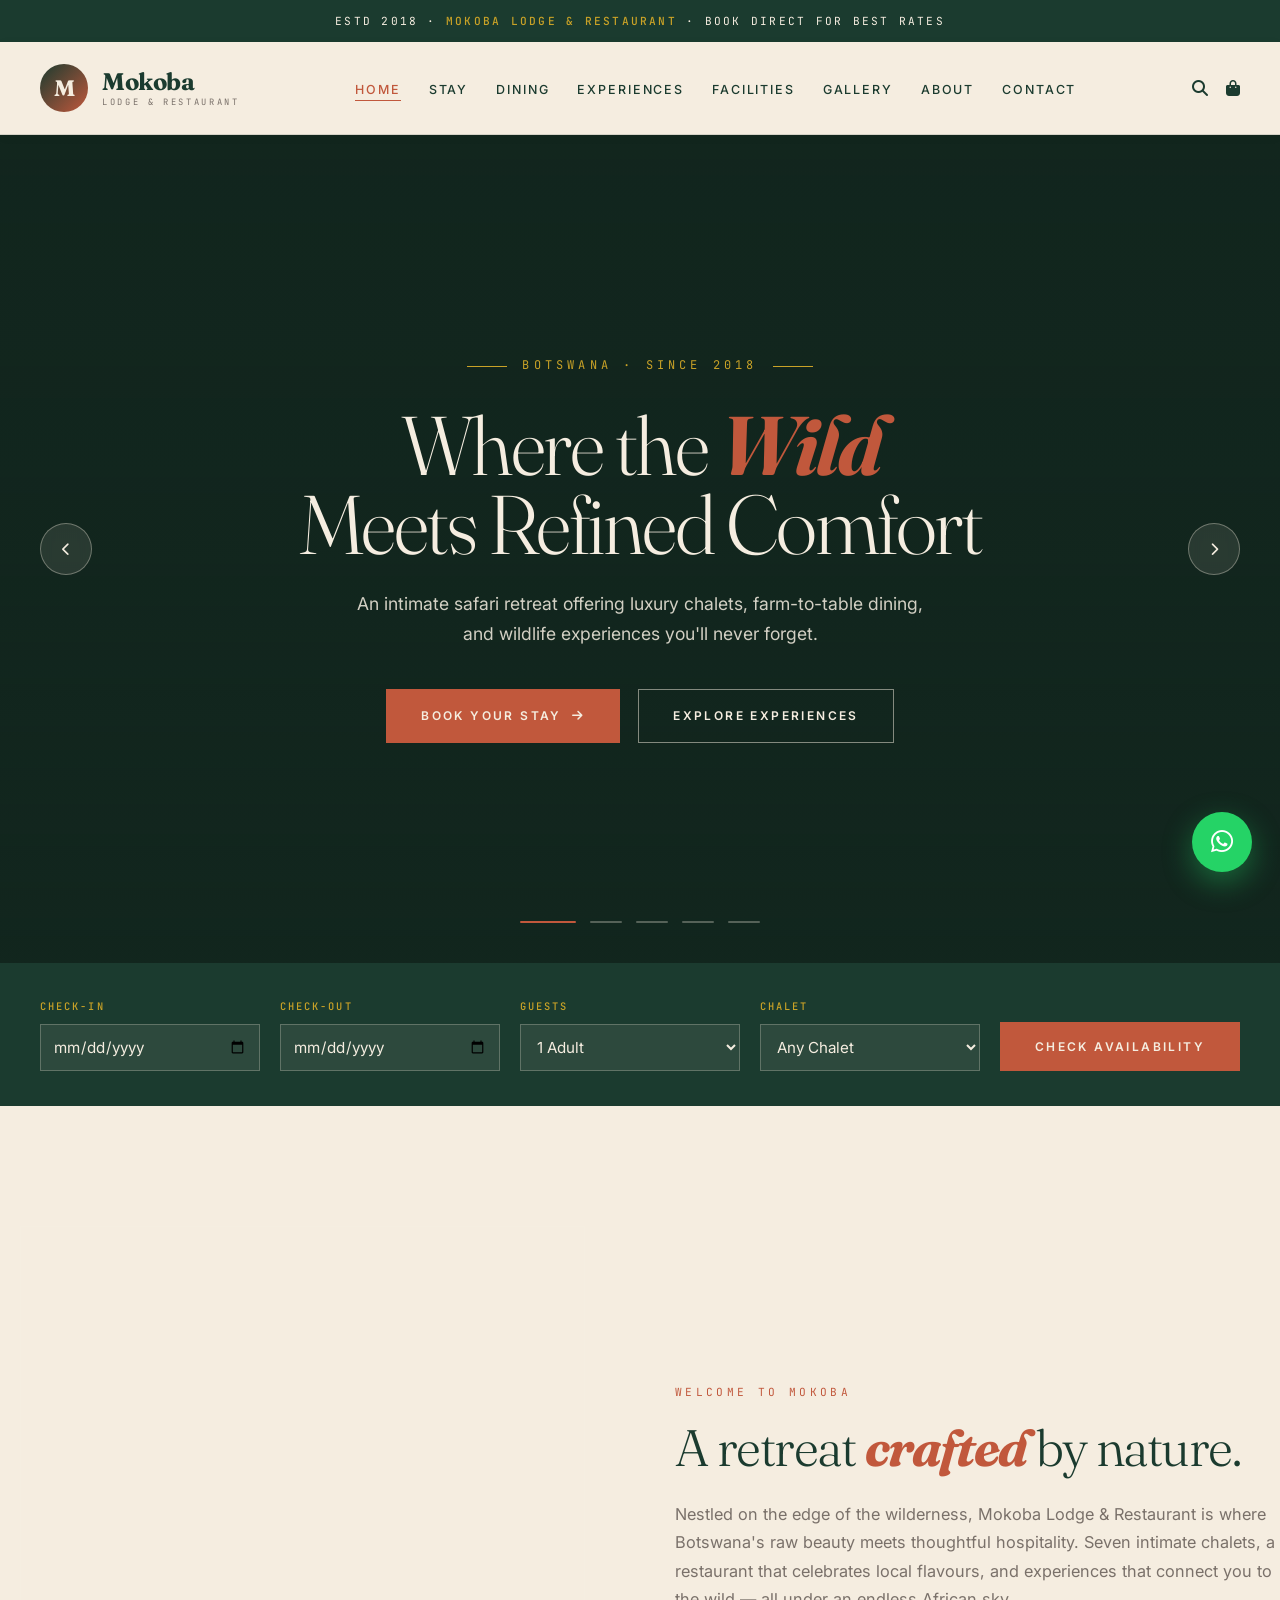
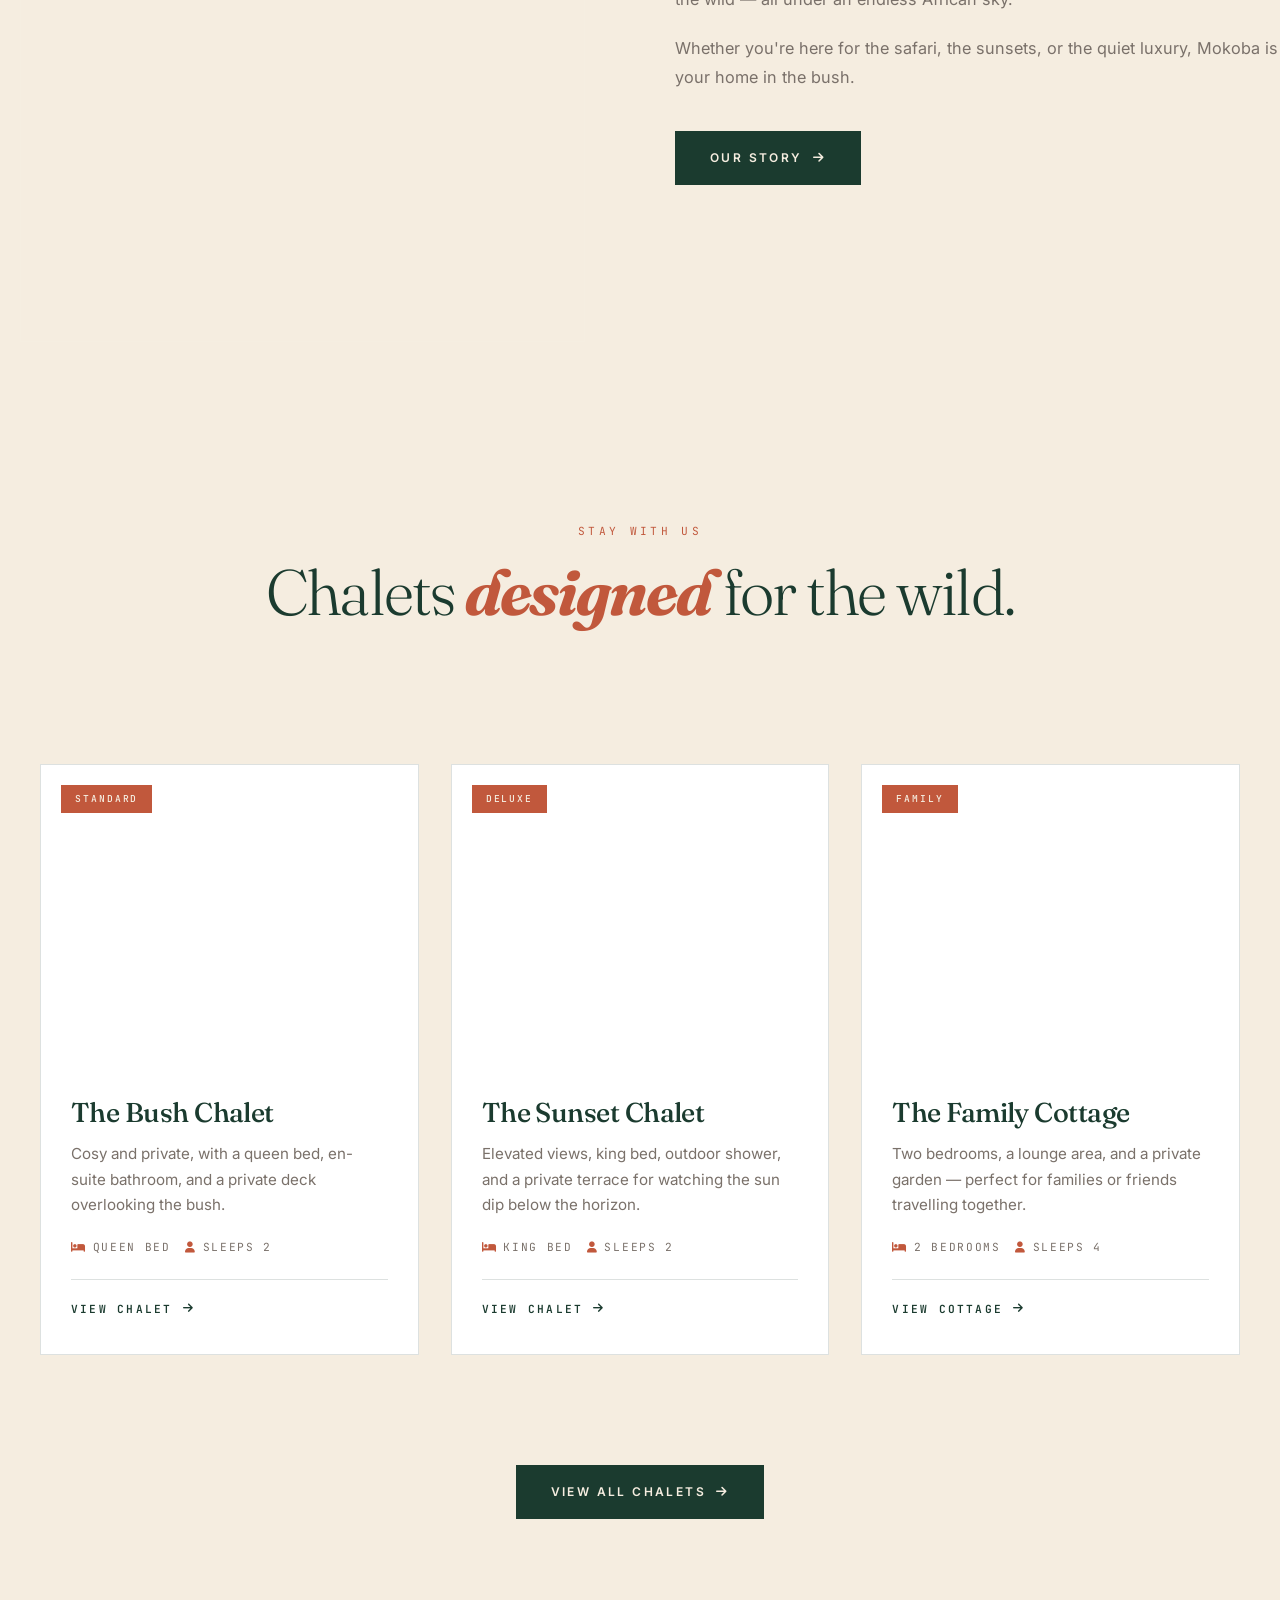
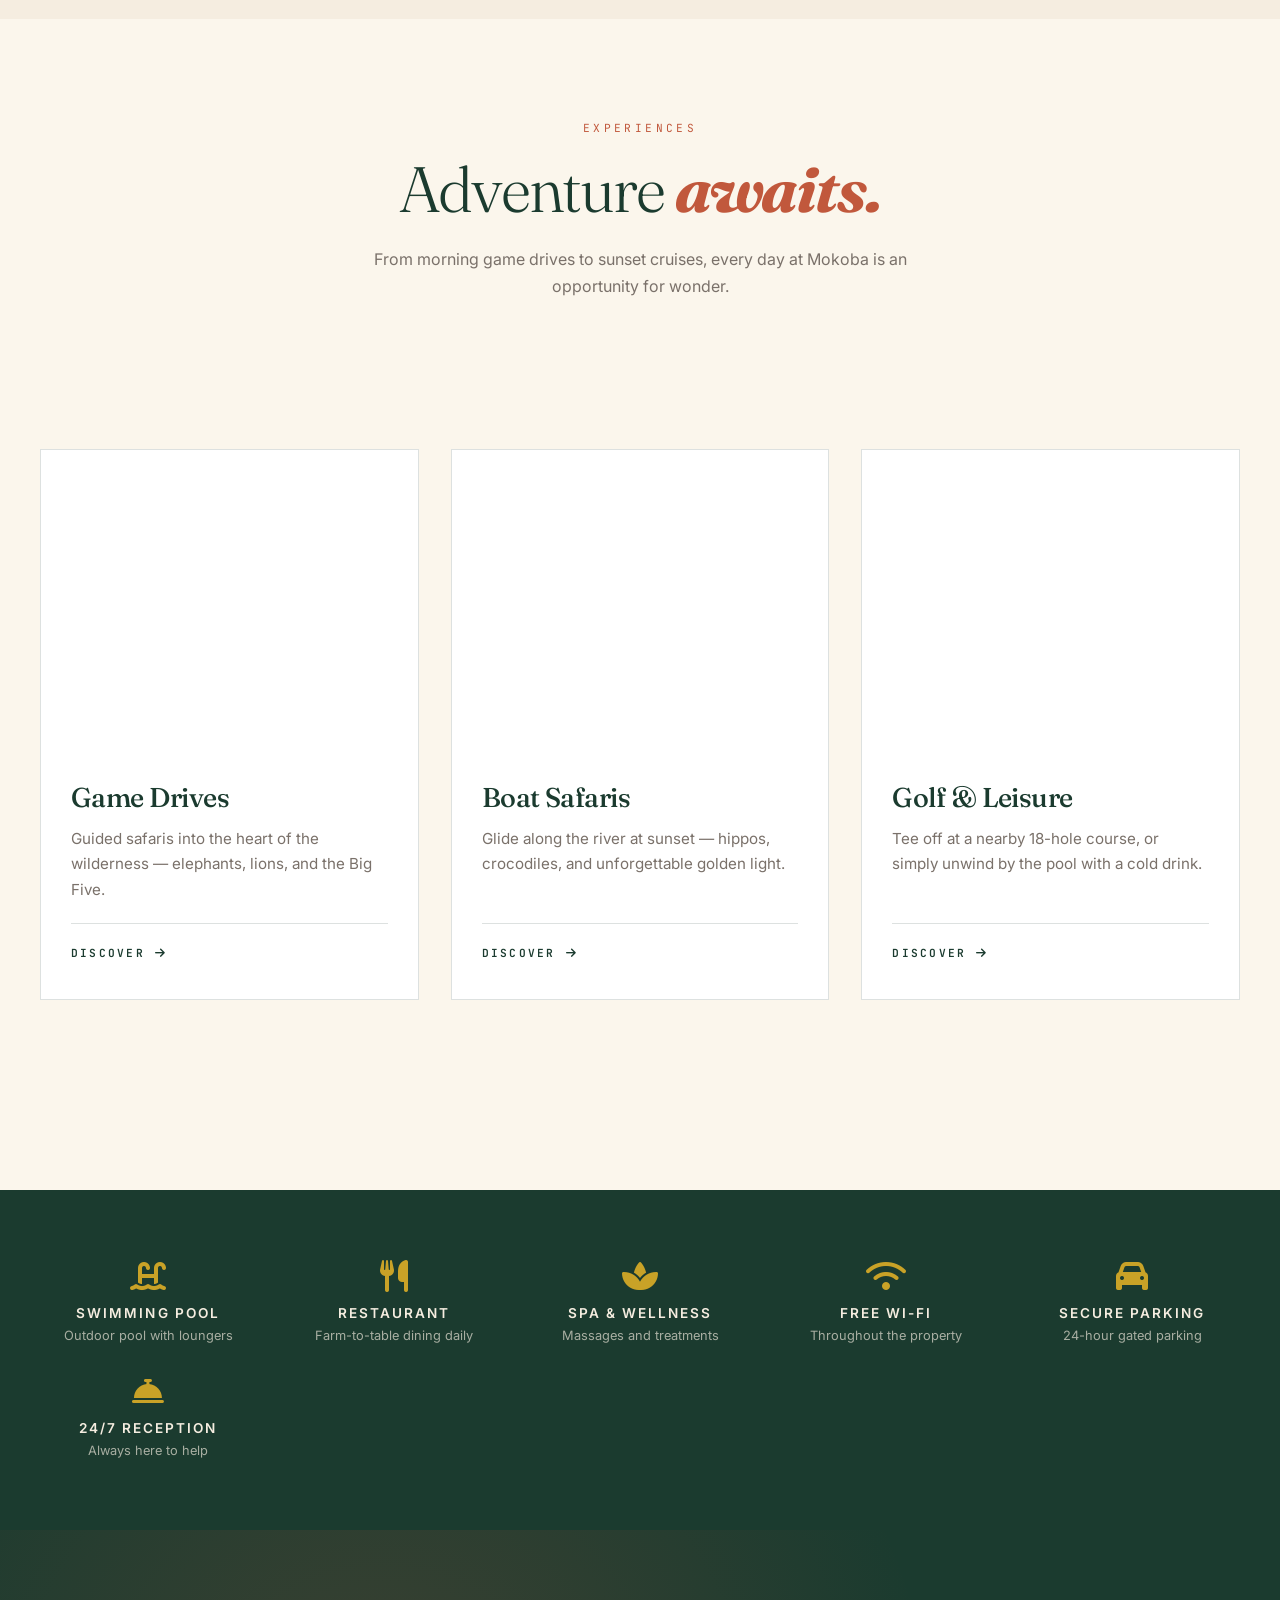
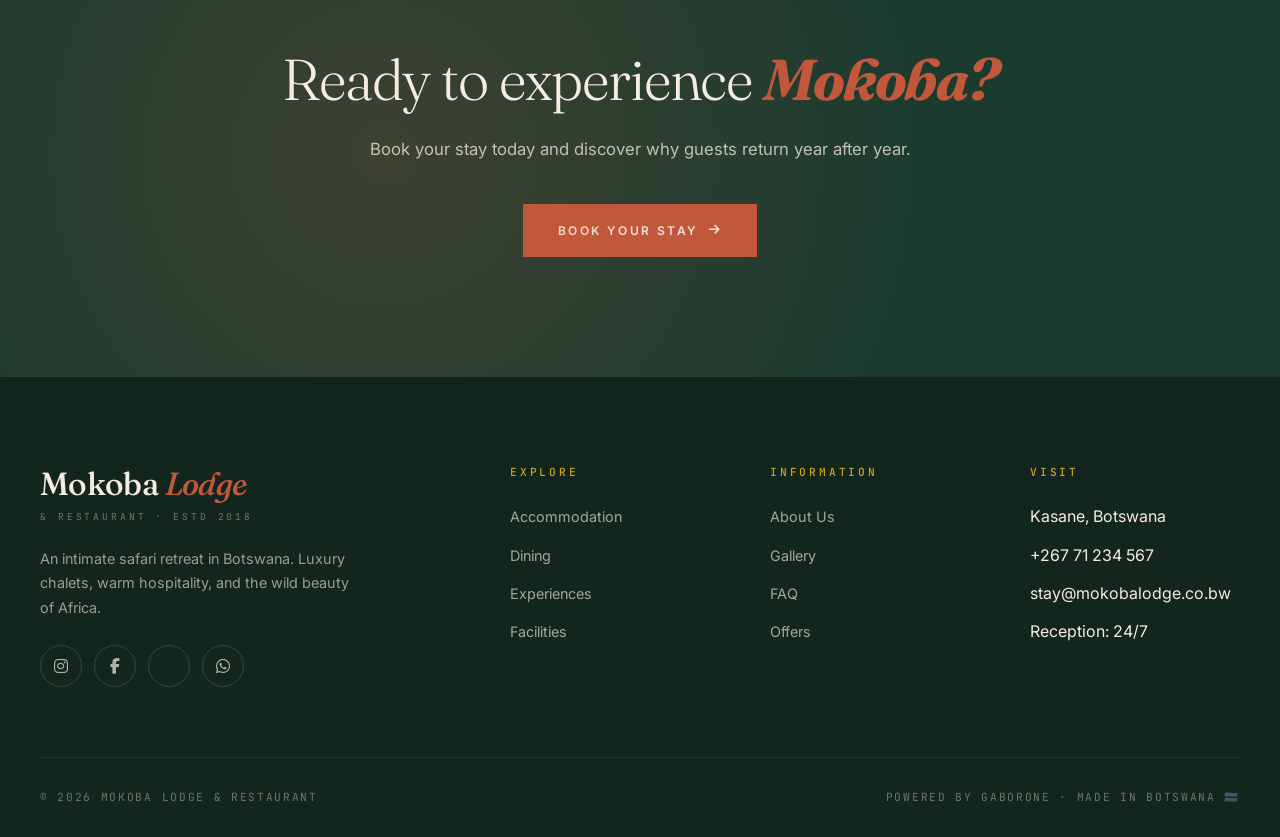
<file: index.html>
<!DOCTYPE html>
<html lang="en">
<head>
    <meta charset="UTF-8">
    <meta name="viewport" content="width=device-width, initial-scale=1.0">
    <title>Mokoba Lodge & Restaurant | Luxury Safari Retreat in Botswana</title>
    <meta name="description" content="Mokoba Lodge & Restaurant — an intimate safari retreat in Botswana offering luxury chalets, world-class dining, and unforgettable wildlife experiences.">
    <link rel="stylesheet" href="https://cdnjs.cloudflare.com/ajax/libs/font-awesome/6.4.0/css/all.min.css">
    <link href="https://fonts.googleapis.com/css2?family=Fraunces:ital,opsz,wght@0,9..144,300;0,9..144,500;0,9..144,700;1,9..144,400&family=Inter:wght@400;500;600&family=JetBrains+Mono:wght@400;500&display=swap" rel="stylesheet">
    <link rel="stylesheet" href="style.css">
</head>
<body>

    <div class="top-bar">ESTD 2018 · <strong>MOKOBA LODGE & RESTAURANT</strong> · BOOK DIRECT FOR BEST RATES</div>

    <header>
        <div class="container nav-container">
            <a href="index.html" class="logo">
                <div class="logo-mark">M</div>
                <div class="logo-text">Mokoba<small>LODGE & RESTAURANT</small></div>
            </a>
            <nav>
                <ul>
                    <li><a href="index.html" class="active">Home</a></li>
                    <li><a href="accommodation.html">Stay</a></li>
                    <li><a href="dining.html">Dining</a></li>
                    <li><a href="experiences.html">Experiences</a></li>
                    <li><a href="facilities.html">Facilities</a></li>
                    <li><a href="gallery.html">Gallery</a></li>
                    <li><a href="about.html">About</a></li>
                    <li><a href="contact.html">Contact</a></li>
                </ul>
            </nav>
            <div class="nav-icons">
                <i class="fas fa-search"></i>
                <i class="fas fa-shopping-bag"></i>
            </div>
        </div>
    </header>

    <!-- HERO SLIDESHOW -->
    <section class="hero-slideshow">
        <div class="hero-slide active" style="background-image: url('https://images.unsplash.com/photo-1516426122078-c23e76319801?ixlib=rb-4.0.3&auto=format&fit=crop&w=1950&q=80');"></div>
        <div class="hero-slide" style="background-image: url('https://images.unsplash.com/photo-1547970810-dc1eac37d174?ixlib=rb-4.0.3&auto=format&fit=crop&w=1950&q=80');"></div>
        <div class="hero-slide" style="background-image: url('https://images.unsplash.com/photo-1566073771259-6a8506099945?ixlib=rb-4.0.3&auto=format&fit=crop&w=1950&q=80');"></div>
        <div class="hero-slide" style="background-image: url('https://images.unsplash.com/photo-1523805009345-7448845a9e53?ixlib=rb-4.0.3&auto=format&fit=crop&w=1950&q=80');"></div>
        <div class="hero-slide" style="background-image: url('https://images.unsplash.com/photo-1571003123894-1f0594d2b5d9?ixlib=rb-4.0.3&auto=format&fit=crop&w=1950&q=80');"></div>

        <div class="hero-overlay"></div>

        <div class="hero-content">
            <div class="hero-eyebrow">Botswana · Since 2018</div>
            <h1>Where the <em>Wild</em><br>Meets Refined Comfort</h1>
            <p>An intimate safari retreat offering luxury chalets, farm-to-table dining, and wildlife experiences you'll never forget.</p>
            <div class="hero-actions">
                <a href="book.html" class="btn">Book Your Stay <i class="fas fa-arrow-right"></i></a>
                <a href="experiences.html" class="btn btn-outline">Explore Experiences</a>
            </div>
        </div>

        <div class="hero-arrows">
            <button class="hero-arrow hero-prev"><i class="fas fa-chevron-left"></i></button>
            <button class="hero-arrow hero-next"><i class="fas fa-chevron-right"></i></button>
        </div>

        <div class="hero-dots">
            <span class="hero-dot active"></span>
            <span class="hero-dot"></span>
            <span class="hero-dot"></span>
            <span class="hero-dot"></span>
            <span class="hero-dot"></span>
        </div>
    </section>

    <!-- BOOKING BAR -->
    <section class="booking-bar">
        <div class="container">
            <form class="booking-grid" onsubmit="checkAvailability(event)">
                <div class="booking-field">
                    <label>Check-in</label>
                    <input type="date" id="checkin" required>
                </div>
                <div class="booking-field">
                    <label>Check-out</label>
                    <input type="date" id="checkout" required>
                </div>
                <div class="booking-field">
                    <label>Guests</label>
                    <select>
                        <option>1 Adult</option>
                        <option>2 Adults</option>
                        <option>2 Adults · 1 Child</option>
                        <option>2 Adults · 2 Children</option>
                        <option>Family (4+)</option>
                    </select>
                </div>
                <div class="booking-field">
                    <label>Chalet</label>
                    <select>
                        <option>Any Chalet</option>
                        <option>Standard Chalet</option>
                        <option>Deluxe Chalet</option>
                        <option>Family Chalet</option>
                        <option>Executive Suite</option>
                    </select>
                </div>
                <button type="submit" class="btn">Check Availability</button>
            </form>
        </div>
    </section>

    <main>

        <!-- WELCOME SPLIT -->
        <section class="container split-section">
            <div class="split-img" style="background-image: url('https://images.unsplash.com/photo-1520250497591-112f2f40a3f4?ixlib=rb-4.0.3&auto=format&fit=crop&w=1000&q=80');"></div>
            <div class="split-text">
                <span class="section-label">Welcome to Mokoba</span>
                <h2>A retreat <em>crafted</em> by nature.</h2>
                <p>Nestled on the edge of the wilderness, Mokoba Lodge & Restaurant is where Botswana's raw beauty meets thoughtful hospitality. Seven intimate chalets, a restaurant that celebrates local flavours, and experiences that connect you to the wild — all under an endless African sky.</p>
                <p>Whether you're here for the safari, the sunsets, or the quiet luxury, Mokoba is your home in the bush.</p>
                <a href="about.html" class="btn btn-dark" style="margin-top: 20px;">Our Story <i class="fas fa-arrow-right"></i></a>
            </div>
        </section>

        <!-- ACCOMMODATION PREVIEW -->
        <section class="container" style="padding: 60px 40px 20px;">
            <div style="text-align: center; margin-bottom: 50px;">
                <span class="section-label">Stay With Us</span>
                <h2 class="section-title">Chalets <em>designed</em> for the wild.</h2>
            </div>
            <div class="cards-grid">
                <a href="accommodation.html" class="card">
                    <div class="card-img" style="background-image: url('https://images.unsplash.com/photo-1611892440504-42a792e24d32?ixlib=rb-4.0.3&auto=format&fit=crop&w=800&q=80');">
                        <span class="card-badge">Standard</span>
                    </div>
                    <div class="card-content">
                        <h3>The Bush Chalet</h3>
                        <p>Cosy and private, with a queen bed, en-suite bathroom, and a private deck overlooking the bush.</p>
                        <div class="card-meta">
                            <span><i class="fas fa-bed"></i> Queen Bed</span>
                            <span><i class="fas fa-user"></i> Sleeps 2</span>
                        </div>
                        <span class="card-link">View Chalet <i class="fas fa-arrow-right"></i></span>
                    </div>
                </a>
                <a href="accommodation.html" class="card">
                    <div class="card-img" style="background-image: url('https://images.unsplash.com/photo-1582719478250-c89cae4dc85b?ixlib=rb-4.0.3&auto=format&fit=crop&w=800&q=80');">
                        <span class="card-badge">Deluxe</span>
                    </div>
                    <div class="card-content">
                        <h3>The Sunset Chalet</h3>
                        <p>Elevated views, king bed, outdoor shower, and a private terrace for watching the sun dip below the horizon.</p>
                        <div class="card-meta">
                            <span><i class="fas fa-bed"></i> King Bed</span>
                            <span><i class="fas fa-user"></i> Sleeps 2</span>
                        </div>
                        <span class="card-link">View Chalet <i class="fas fa-arrow-right"></i></span>
                    </div>
                </a>
                <a href="accommodation.html" class="card">
                    <div class="card-img" style="background-image: url('https://images.unsplash.com/photo-1568605114967-8130f3a36994?ixlib=rb-4.0.3&auto=format&fit=crop&w=800&q=80');">
                        <span class="card-badge">Family</span>
                    </div>
                    <div class="card-content">
                        <h3>The Family Cottage</h3>
                        <p>Two bedrooms, a lounge area, and a private garden — perfect for families or friends travelling together.</p>
                        <div class="card-meta">
                            <span><i class="fas fa-bed"></i> 2 Bedrooms</span>
                            <span><i class="fas fa-user"></i> Sleeps 4</span>
                        </div>
                        <span class="card-link">View Cottage <i class="fas fa-arrow-right"></i></span>
                    </div>
                </a>
            </div>
            <div style="text-align: center; margin-top: 20px;">
                <a href="accommodation.html" class="btn btn-dark">View All Chalets <i class="fas fa-arrow-right"></i></a>
            </div>
        </section>

        <!-- EXPERIENCES TEASER -->
        <section style="background-color: var(--cream-warm); padding: 100px 0; margin-top: 80px;">
            <div class="container">
                <div style="text-align: center; margin-bottom: 60px;">
                    <span class="section-label">Experiences</span>
                    <h2 class="section-title">Adventure <em>awaits.</em></h2>
                    <p style="color: var(--grey); max-width: 600px; margin: 20px auto 0;">From morning game drives to sunset cruises, every day at Mokoba is an opportunity for wonder.</p>
                </div>
                <div class="cards-grid">
                    <a href="experiences.html" class="card">
                        <div class="card-img" style="background-image: url('https://images.unsplash.com/photo-1516426122078-c23e76319801?ixlib=rb-4.0.3&auto=format&fit=crop&w=800&q=80');"></div>
                        <div class="card-content">
                            <h3>Game Drives</h3>
                            <p>Guided safaris into the heart of the wilderness — elephants, lions, and the Big Five.</p>
                            <span class="card-link">Discover <i class="fas fa-arrow-right"></i></span>
                        </div>
                    </a>
                    <a href="experiences.html" class="card">
                        <div class="card-img" style="background-image: url('https://images.unsplash.com/photo-1523805009345-7448845a9e53?ixlib=rb-4.0.3&auto=format&fit=crop&w=800&q=80');"></div>
                        <div class="card-content">
                            <h3>Boat Safaris</h3>
                            <p>Glide along the river at sunset — hippos, crocodiles, and unforgettable golden light.</p>
                            <span class="card-link">Discover <i class="fas fa-arrow-right"></i></span>
                        </div>
                    </a>
                    <a href="experiences.html" class="card">
                        <div class="card-img" style="background-image: url('https://images.unsplash.com/photo-1587174486073-ae5e5cff23aa?ixlib=rb-4.0.3&auto=format&fit=crop&w=800&q=80');"></div>
                        <div class="card-content">
                            <h3>Golf & Leisure</h3>
                            <p>Tee off at a nearby 18-hole course, or simply unwind by the pool with a cold drink.</p>
                            <span class="card-link">Discover <i class="fas fa-arrow-right"></i></span>
                        </div>
                    </a>
                </div>
            </div>
        </section>

        <!-- FACILITIES STRIP -->
        <section class="facilities-strip">
            <div class="container">
                <div class="facilities-grid">
                    <div class="facility-item">
                        <i class="fas fa-swimming-pool"></i>
                        <h4>Swimming Pool</h4>
                        <p>Outdoor pool with loungers</p>
                    </div>
                    <div class="facility-item">
                        <i class="fas fa-utensils"></i>
                        <h4>Restaurant</h4>
                        <p>Farm-to-table dining daily</p>
                    </div>
                    <div class="facility-item">
                        <i class="fas fa-spa"></i>
                        <h4>Spa & Wellness</h4>
                        <p>Massages and treatments</p>
                    </div>
                    <div class="facility-item">
                        <i class="fas fa-wifi"></i>
                        <h4>Free Wi-Fi</h4>
                        <p>Throughout the property</p>
                    </div>
                    <div class="facility-item">
                        <i class="fas fa-car"></i>
                        <h4>Secure Parking</h4>
                        <p>24-hour gated parking</p>
                    </div>
                    <div class="facility-item">
                        <i class="fas fa-concierge-bell"></i>
                        <h4>24/7 Reception</h4>
                        <p>Always here to help</p>
                    </div>
                </div>
            </div>
        </section>

        <!-- CTA BANNER -->
        <section class="cta-banner">
            <h2>Ready to experience <em>Mokoba?</em></h2>
            <p>Book your stay today and discover why guests return year after year.</p>
            <a href="book.html" class="btn">Book Your Stay <i class="fas fa-arrow-right"></i></a>
        </section>

    </main>

    <footer>
        <div class="container">
            <div class="footer-top">
                <div class="footer-brand">
                    <h3>Mokoba <span>Lodge</span></h3>
                    <small>& RESTAURANT · ESTD 2018</small>
                    <p>An intimate safari retreat in Botswana. Luxury chalets, warm hospitality, and the wild beauty of Africa.</p>
                    <div class="footer-socials">
                        <a href="#"><i class="fab fa-instagram"></i></a>
                        <a href="#"><i class="fab fa-facebook-f"></i></a>
                        <a href="#"><i class="fab fa-tripadvisor"></i></a>
                        <a href="#"><i class="fab fa-whatsapp"></i></a>
                    </div>
                </div>
                <div class="footer-col">
                    <h4>Explore</h4>
                    <ul>
                        <li><a href="accommodation.html">Accommodation</a></li>
                        <li><a href="dining.html">Dining</a></li>
                        <li><a href="experiences.html">Experiences</a></li>
                        <li><a href="facilities.html">Facilities</a></li>
                    </ul>
                </div>
                <div class="footer-col">
                    <h4>Information</h4>
                    <ul>
                        <li><a href="about.html">About Us</a></li>
                        <li><a href="gallery.html">Gallery</a></li>
                        <li><a href="faq.html">FAQ</a></li>
                        <li><a href="offers.html">Offers</a></li>
                    </ul>
                </div>
                <div class="footer-col">
                    <h4>Visit</h4>
                    <ul>
                        <li>Kasane, Botswana</li>
                        <li>+267 71 234 567</li>
                        <li>stay@mokobalodge.co.bw</li>
                        <li>Reception: 24/7</li>
                    </ul>
                </div>
            </div>
            <div class="footer-bottom">
                <span>© 2026 MOKOBA LODGE & RESTAURANT</span>
                <span>POWERED BY GABORONE · MADE IN BOTSWANA 🇧🇼</span>
            </div>
        </div>
    </footer>

    <a href="https://wa.me/26771234567" class="whatsapp-float" target="_blank" aria-label="Chat on WhatsApp">
        <i class="fab fa-whatsapp"></i>
    </a>

    <script src="main.js"></script>
</body>
</html>
</file>
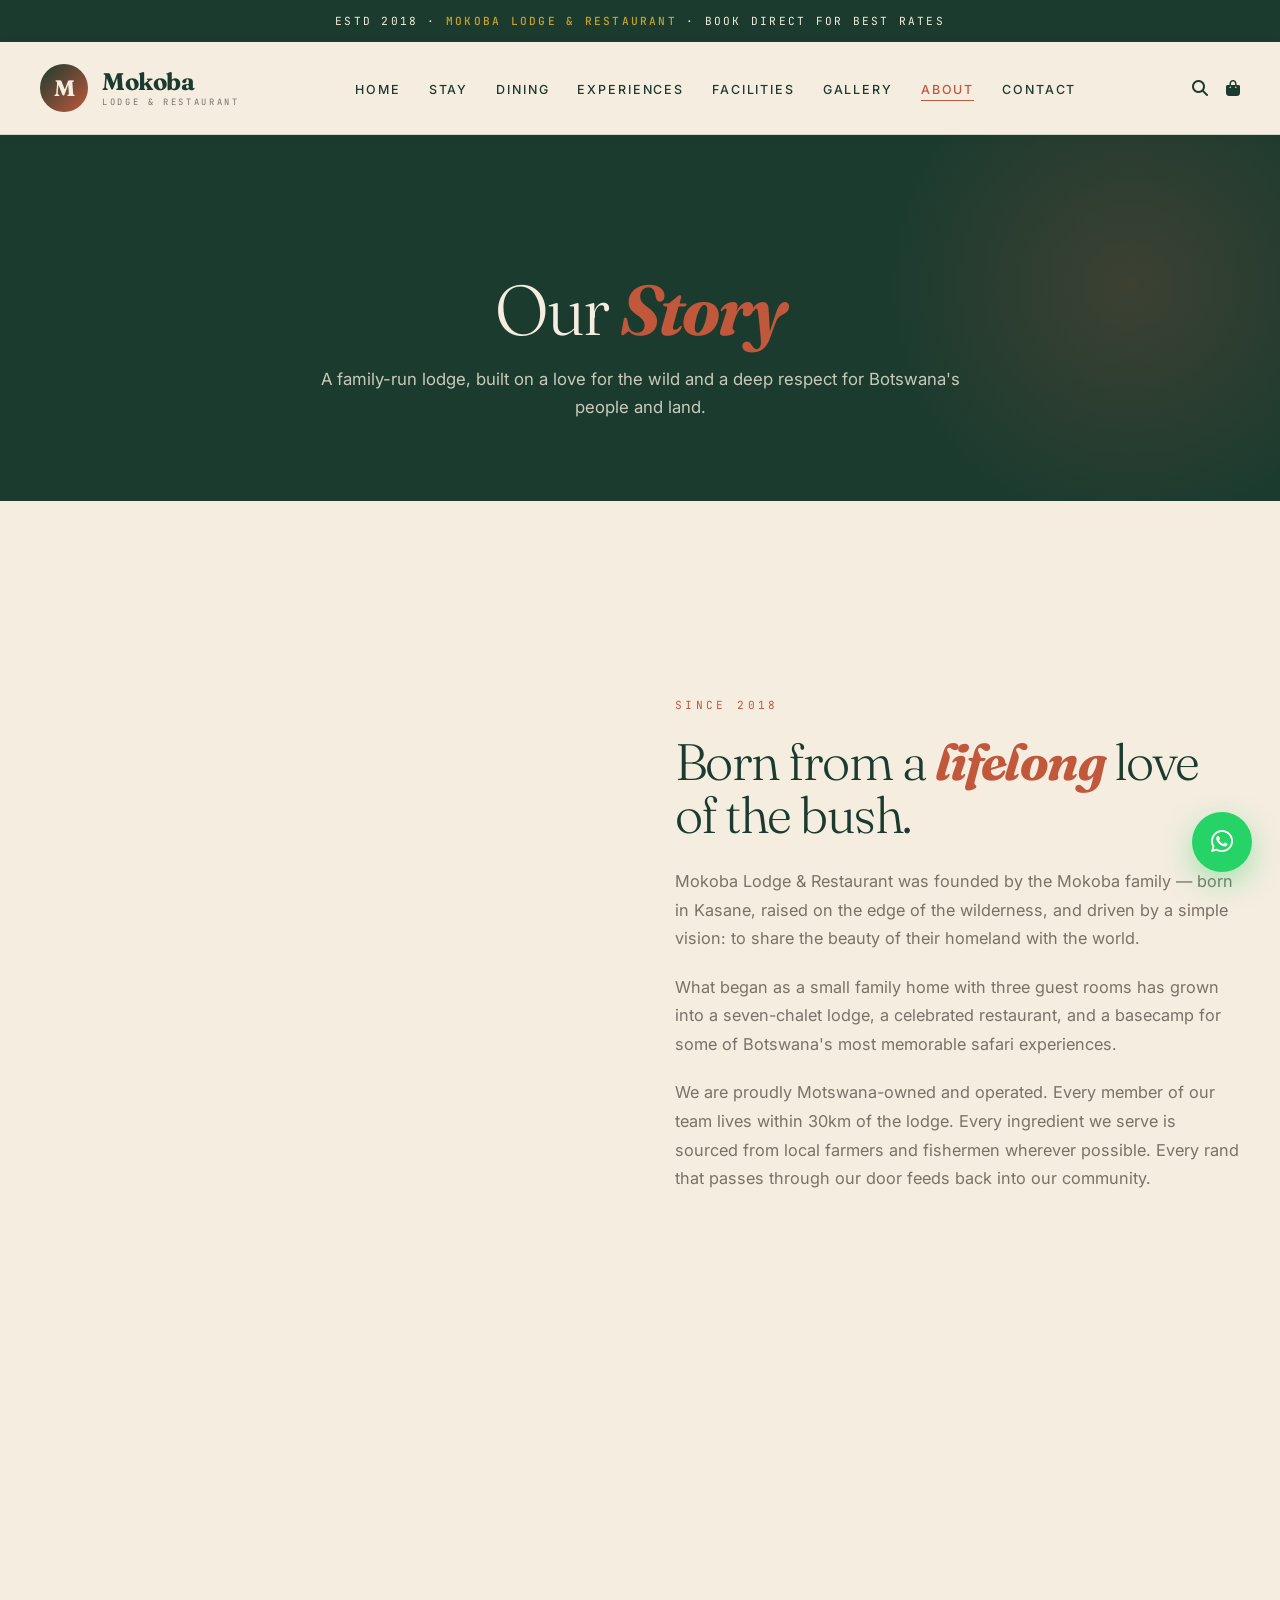
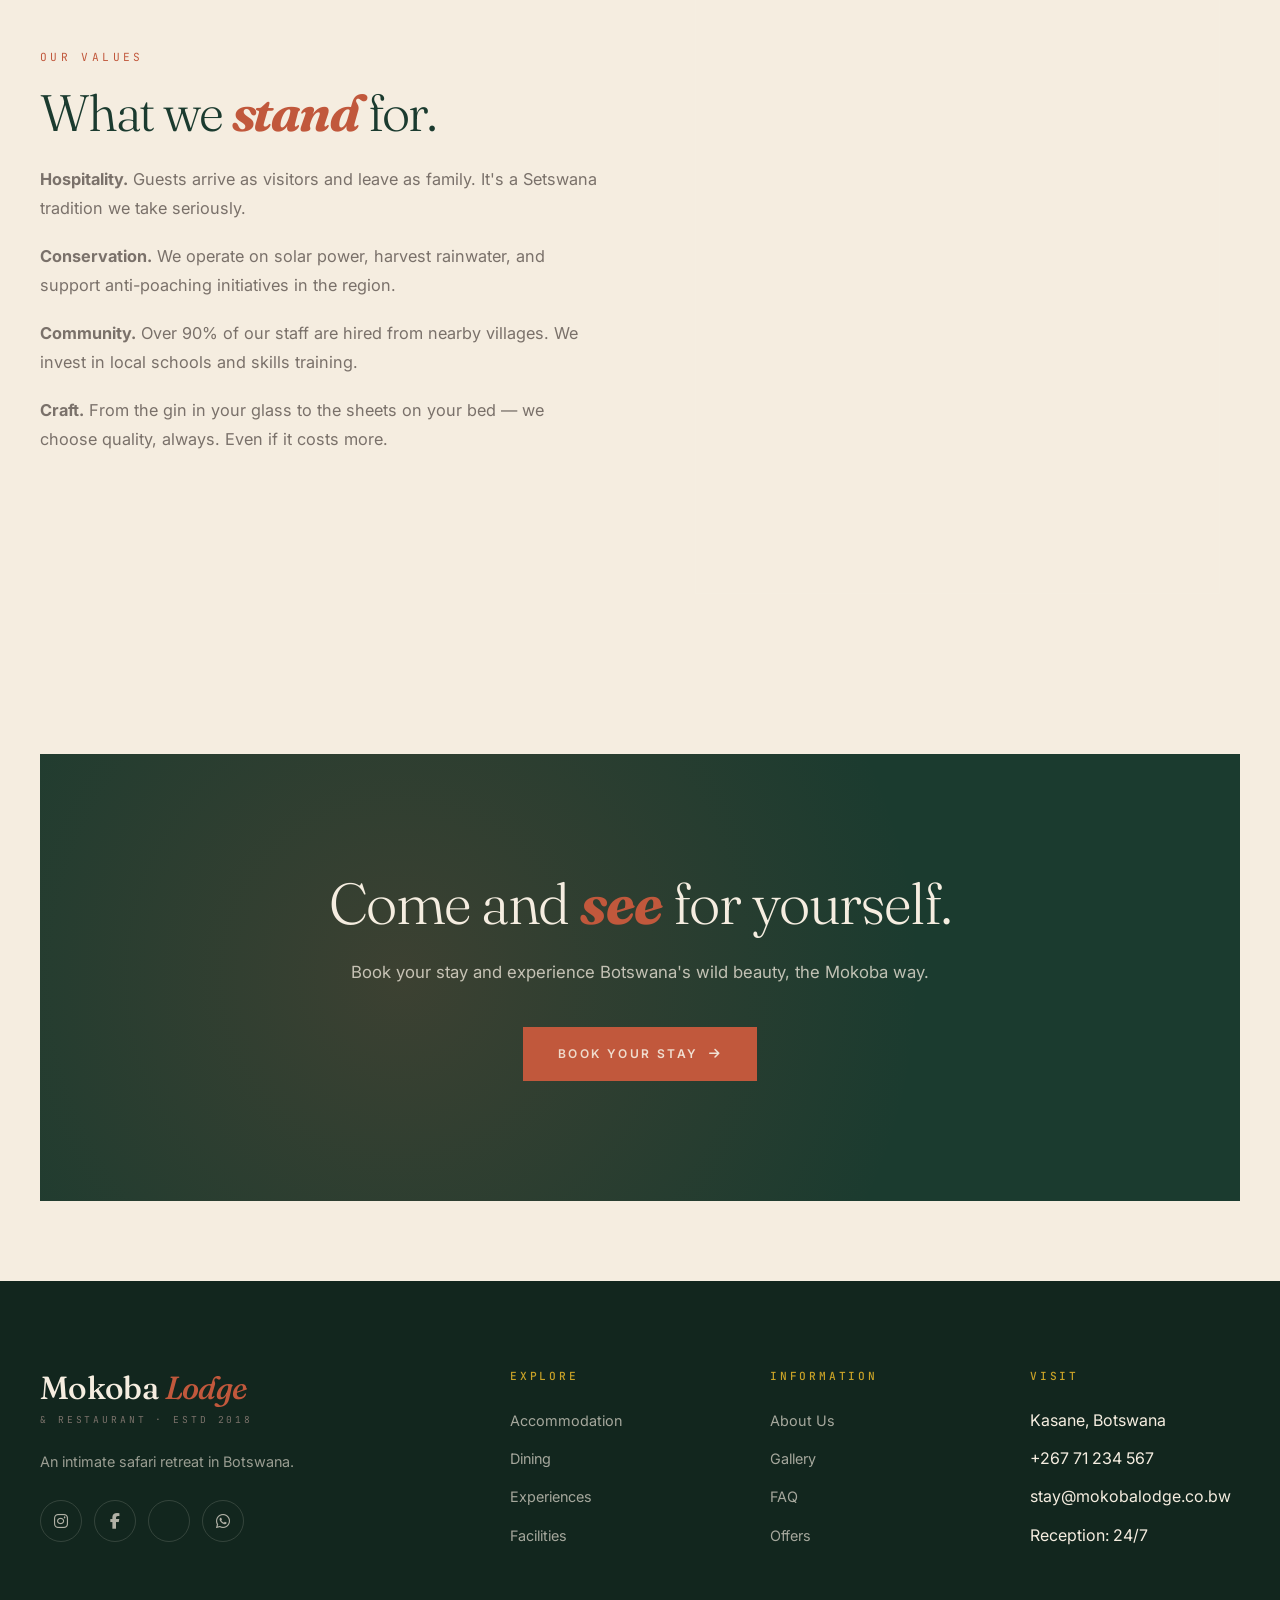
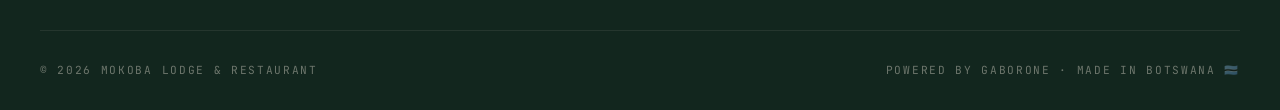
<file: about.html>
<!DOCTYPE html>
<html lang="en">
<head>
    <meta charset="UTF-8">
    <meta name="viewport" content="width=device-width, initial-scale=1.0">
    <title>About Us | Mokoba Lodge & Restaurant</title>
    <link rel="stylesheet" href="https://cdnjs.cloudflare.com/ajax/libs/font-awesome/6.4.0/css/all.min.css">
    <link href="https://fonts.googleapis.com/css2?family=Fraunces:ital,opsz,wght@0,9..144,300;0,9..144,500;0,9..144,700;1,9..144,400&family=Inter:wght@400;500;600&family=JetBrains+Mono:wght@400;500&display=swap" rel="stylesheet">
    <link rel="stylesheet" href="style.css">
</head>
<body>
    <div class="top-bar">ESTD 2018 · <strong>MOKOBA LODGE & RESTAURANT</strong> · BOOK DIRECT FOR BEST RATES</div>
    <header>
        <div class="container nav-container">
            <a href="index.html" class="logo">
                <div class="logo-mark">M</div>
                <div class="logo-text">Mokoba<small>LODGE & RESTAURANT</small></div>
            </a>
            <nav>
                <ul>
                    <li><a href="index.html">Home</a></li>
                    <li><a href="accommodation.html">Stay</a></li>
                    <li><a href="dining.html">Dining</a></li>
                    <li><a href="experiences.html">Experiences</a></li>
                    <li><a href="facilities.html">Facilities</a></li>
                    <li><a href="gallery.html">Gallery</a></li>
                    <li><a href="about.html" class="active">About</a></li>
                    <li><a href="contact.html">Contact</a></li>
                </ul>
            </nav>
            <div class="nav-icons"><i class="fas fa-search"></i><i class="fas fa-shopping-bag"></i></div>
        </div>
    </header>

    <section class="page-hero">
        <h1>Our <em>Story</em></h1>
        <p>A family-run lodge, built on a love for the wild and a deep respect for Botswana's people and land.</p>
    </section>

    <main class="container">
        <section class="split-section">
            <div class="split-img" style="background-image: url('https://images.unsplash.com/photo-1571896349842-33c89424de2d?ixlib=rb-4.0.3&auto=format&fit=crop&w=1000&q=80');"></div>
            <div class="split-text">
                <span class="section-label">Since 2018</span>
                <h2>Born from a <em>lifelong</em> love of the bush.</h2>
                <p>Mokoba Lodge & Restaurant was founded by the Mokoba family — born in Kasane, raised on the edge of the wilderness, and driven by a simple vision: to share the beauty of their homeland with the world.</p>
                <p>What began as a small family home with three guest rooms has grown into a seven-chalet lodge, a celebrated restaurant, and a basecamp for some of Botswana's most memorable safari experiences.</p>
                <p>We are proudly Motswana-owned and operated. Every member of our team lives within 30km of the lodge. Every ingredient we serve is sourced from local farmers and fishermen wherever possible. Every rand that passes through our door feeds back into our community.</p>
            </div>
        </section>

        <section class="split-section">
            <div class="split-text">
                <span class="section-label">Our Values</span>
                <h2>What we <em>stand</em> for.</h2>
                <p><strong>Hospitality.</strong> Guests arrive as visitors and leave as family. It's a Setswana tradition we take seriously.</p>
                <p><strong>Conservation.</strong> We operate on solar power, harvest rainwater, and support anti-poaching initiatives in the region.</p>
                <p><strong>Community.</strong> Over 90% of our staff are hired from nearby villages. We invest in local schools and skills training.</p>
                <p><strong>Craft.</strong> From the gin in your glass to the sheets on your bed — we choose quality, always. Even if it costs more.</p>
            </div>
            <div class="split-img" style="background-image: url('https://images.unsplash.com/photo-1516426122078-c23e76319801?ixlib=rb-4.0.3&auto=format&fit=crop&w=1000&q=80');"></div>
        </section>

        <section class="cta-banner" style="margin: 40px 0 80px;">
            <h2>Come and <em>see</em> for yourself.</h2>
            <p>Book your stay and experience Botswana's wild beauty, the Mokoba way.</p>
            <a href="book.html" class="btn">Book Your Stay <i class="fas fa-arrow-right"></i></a>
        </section>
    </main>

    <footer>
        <div class="container">
            <div class="footer-top">
                <div class="footer-brand">
                    <h3>Mokoba <span>Lodge</span></h3>
                    <small>& RESTAURANT · ESTD 2018</small>
                    <p>An intimate safari retreat in Botswana.</p>
                    <div class="footer-socials">
                        <a href="#"><i class="fab fa-instagram"></i></a>
                        <a href="#"><i class="fab fa-facebook-f"></i></a>
                        <a href="#"><i class="fab fa-tripadvisor"></i></a>
                        <a href="#"><i class="fab fa-whatsapp"></i></a>
                    </div>
                </div>
                <div class="footer-col"><h4>Explore</h4><ul>
                    <li><a href="accommodation.html">Accommodation</a></li>
                    <li><a href="dining.html">Dining</a></li>
                    <li><a href="experiences.html">Experiences</a></li>
                    <li><a href="facilities.html">Facilities</a></li>
                </ul></div>
                <div class="footer-col"><h4>Information</h4><ul>
                    <li><a href="about.html">About Us</a></li>
                    <li><a href="gallery.html">Gallery</a></li>
                    <li><a href="faq.html">FAQ</a></li>
                    <li><a href="offers.html">Offers</a></li>
                </ul></div>
                <div class="footer-col"><h4>Visit</h4><ul>
                    <li>Kasane, Botswana</li>
                    <li>+267 71 234 567</li>
                    <li>stay@mokobalodge.co.bw</li>
                    <li>Reception: 24/7</li>
                </ul></div>
            </div>
            <div class="footer-bottom">
                <span>© 2026 MOKOBA LODGE & RESTAURANT</span>
                <span>POWERED BY GABORONE · MADE IN BOTSWANA 🇧🇼</span>
            </div>
        </div>
    </footer>
    <a href="https://wa.me/26771234567" class="whatsapp-float" target="_blank"><i class="fab fa-whatsapp"></i></a>
    <script src="main.js"></script>
</body>
</html>
</file>
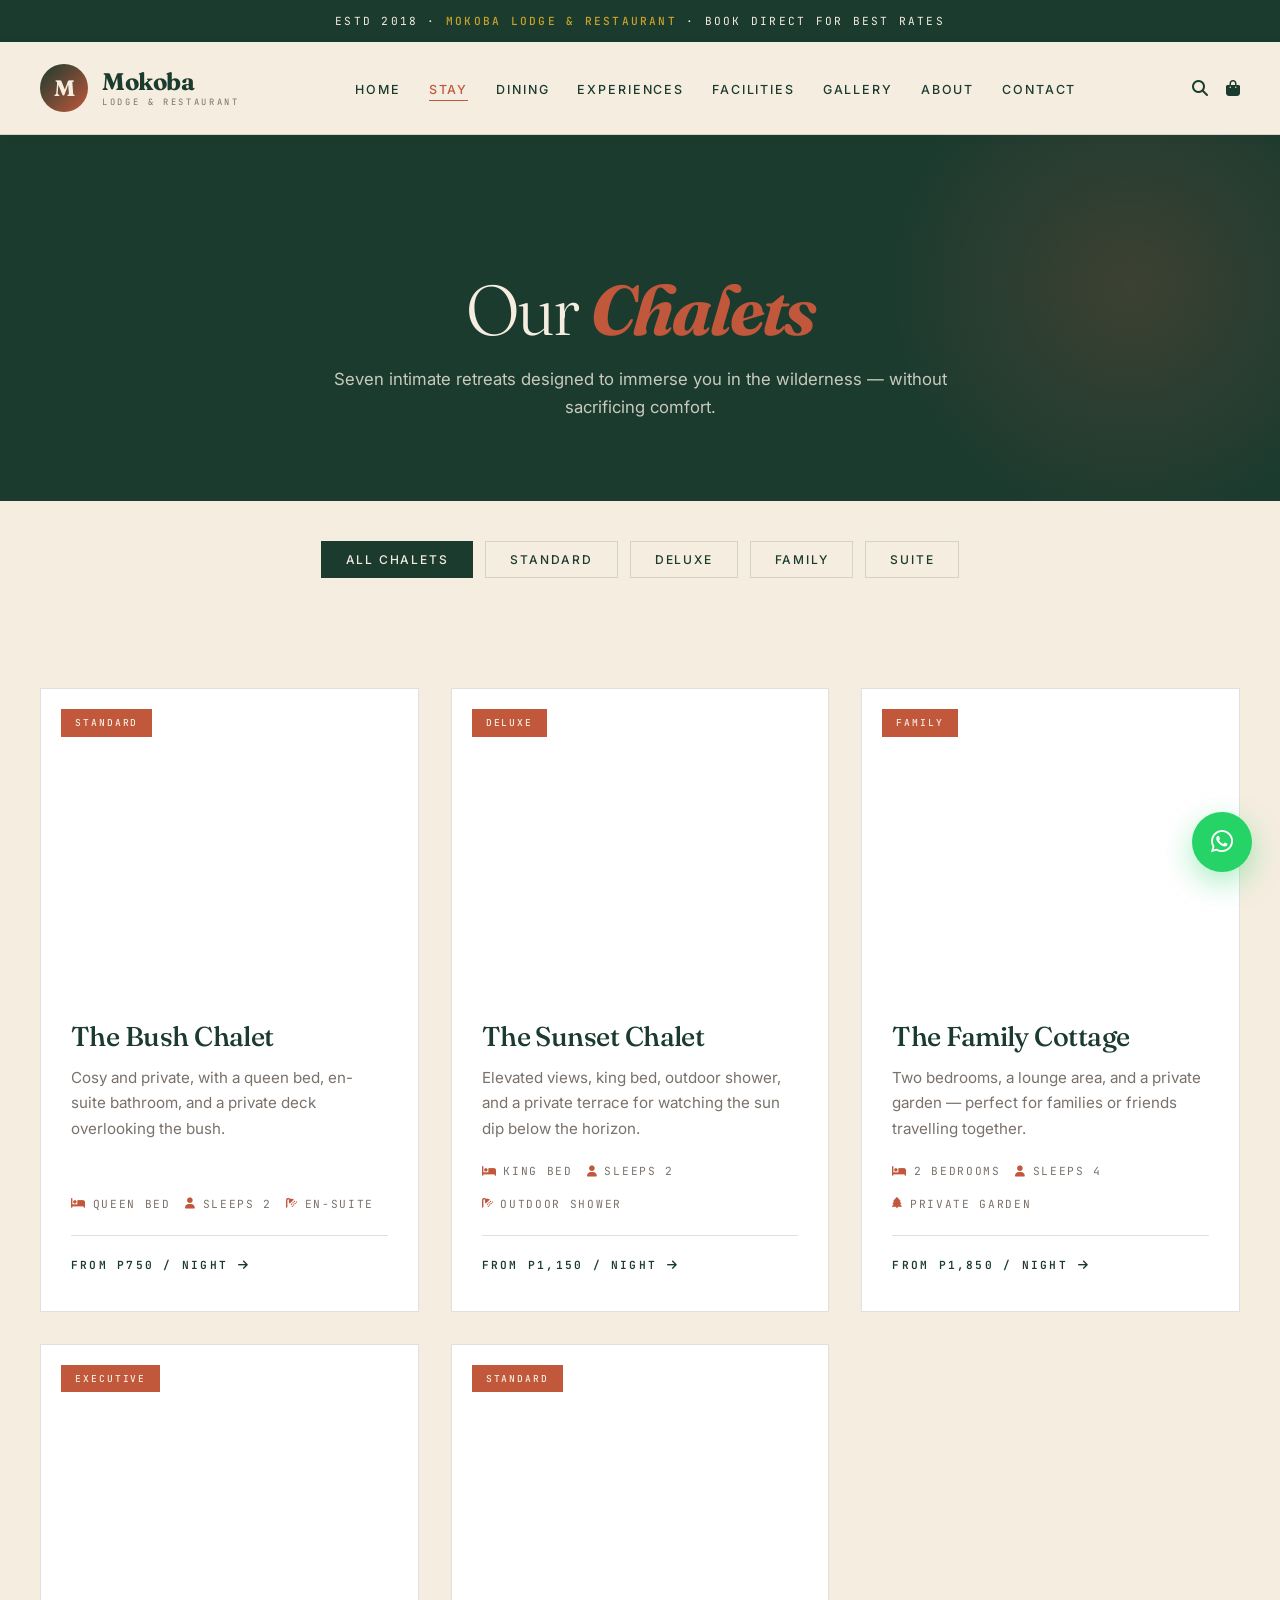
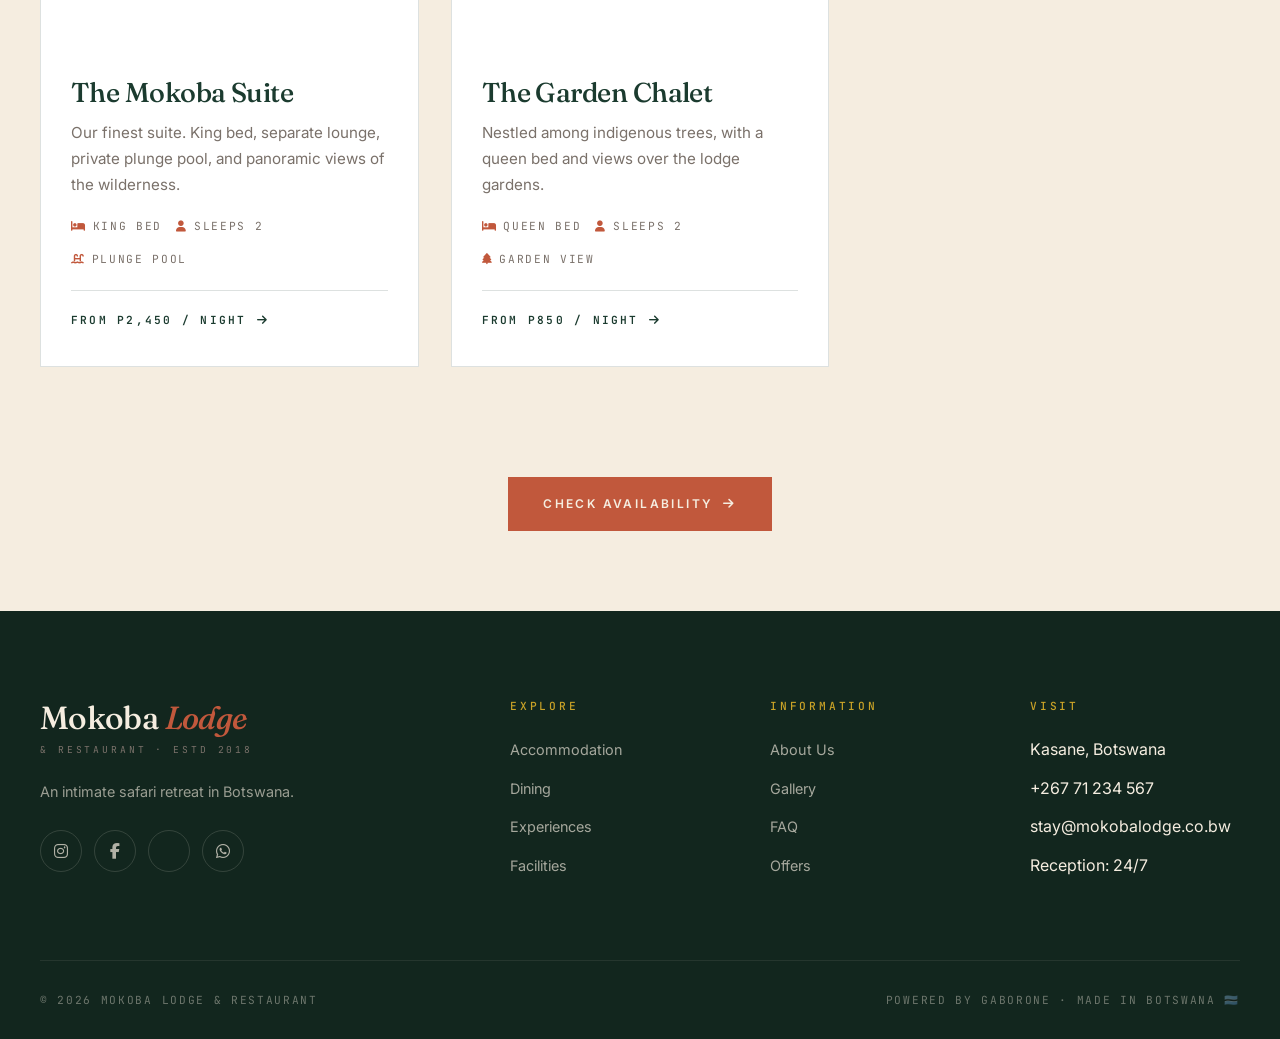
<file: accommodation.html>
<!DOCTYPE html>
<html lang="en">
<head>
    <meta charset="UTF-8">
    <meta name="viewport" content="width=device-width, initial-scale=1.0">
    <title>Accommodation | Mokoba Lodge & Restaurant</title>
    <link rel="stylesheet" href="https://cdnjs.cloudflare.com/ajax/libs/font-awesome/6.4.0/css/all.min.css">
    <link href="https://fonts.googleapis.com/css2?family=Fraunces:ital,opsz,wght@0,9..144,300;0,9..144,500;0,9..144,700;1,9..144,400&family=Inter:wght@400;500;600&family=JetBrains+Mono:wght@400;500&display=swap" rel="stylesheet">
    <link rel="stylesheet" href="style.css">
</head>
<body>
    <div class="top-bar">ESTD 2018 · <strong>MOKOBA LODGE & RESTAURANT</strong> · BOOK DIRECT FOR BEST RATES</div>
    <header>
        <div class="container nav-container">
            <a href="index.html" class="logo">
                <div class="logo-mark">M</div>
                <div class="logo-text">Mokoba<small>LODGE & RESTAURANT</small></div>
            </a>
            <nav>
                <ul>
                    <li><a href="index.html">Home</a></li>
                    <li><a href="accommodation.html" class="active">Stay</a></li>
                    <li><a href="dining.html">Dining</a></li>
                    <li><a href="experiences.html">Experiences</a></li>
                    <li><a href="facilities.html">Facilities</a></li>
                    <li><a href="gallery.html">Gallery</a></li>
                    <li><a href="about.html">About</a></li>
                    <li><a href="contact.html">Contact</a></li>
                </ul>
            </nav>
            <div class="nav-icons"><i class="fas fa-search"></i><i class="fas fa-shopping-bag"></i></div>
        </div>
    </header>

    <section class="page-hero">
        <h1>Our <em>Chalets</em></h1>
        <p>Seven intimate retreats designed to immerse you in the wilderness — without sacrificing comfort.</p>
    </section>

    <main class="container">
        <div class="filter-tabs">
            <button class="filter-tab active" onclick="filterCards('all', this)">All Chalets</button>
            <button class="filter-tab" onclick="filterCards('standard', this)">Standard</button>
            <button class="filter-tab" onclick="filterCards('deluxe', this)">Deluxe</button>
            <button class="filter-tab" onclick="filterCards('family', this)">Family</button>
            <button class="filter-tab" onclick="filterCards('suite', this)">Suite</button>
        </div>

        <div class="cards-grid">
            <div class="card" data-category="standard">
                <div class="card-img" style="background-image: url('https://images.unsplash.com/photo-1611892440504-42a792e24d32?ixlib=rb-4.0.3&auto=format&fit=crop&w=800&q=80');">
                    <span class="card-badge">Standard</span>
                </div>
                <div class="card-content">
                    <h3>The Bush Chalet</h3>
                    <p>Cosy and private, with a queen bed, en-suite bathroom, and a private deck overlooking the bush.</p>
                    <div class="card-meta">
                        <span><i class="fas fa-bed"></i> Queen Bed</span>
                        <span><i class="fas fa-user"></i> Sleeps 2</span>
                        <span><i class="fas fa-shower"></i> En-suite</span>
                    </div>
                    <span class="card-link">From P750 / night <i class="fas fa-arrow-right"></i></span>
                </div>
            </div>
            <div class="card" data-category="deluxe">
                <div class="card-img" style="background-image: url('https://images.unsplash.com/photo-1582719478250-c89cae4dc85b?ixlib=rb-4.0.3&auto=format&fit=crop&w=800&q=80');">
                    <span class="card-badge">Deluxe</span>
                </div>
                <div class="card-content">
                    <h3>The Sunset Chalet</h3>
                    <p>Elevated views, king bed, outdoor shower, and a private terrace for watching the sun dip below the horizon.</p>
                    <div class="card-meta">
                        <span><i class="fas fa-bed"></i> King Bed</span>
                        <span><i class="fas fa-user"></i> Sleeps 2</span>
                        <span><i class="fas fa-shower"></i> Outdoor Shower</span>
                    </div>
                    <span class="card-link">From P1,150 / night <i class="fas fa-arrow-right"></i></span>
                </div>
            </div>
            <div class="card" data-category="family">
                <div class="card-img" style="background-image: url('https://images.unsplash.com/photo-1568605114967-8130f3a36994?ixlib=rb-4.0.3&auto=format&fit=crop&w=800&q=80');">
                    <span class="card-badge">Family</span>
                </div>
                <div class="card-content">
                    <h3>The Family Cottage</h3>
                    <p>Two bedrooms, a lounge area, and a private garden — perfect for families or friends travelling together.</p>
                    <div class="card-meta">
                        <span><i class="fas fa-bed"></i> 2 Bedrooms</span>
                        <span><i class="fas fa-user"></i> Sleeps 4</span>
                        <span><i class="fas fa-tree"></i> Private Garden</span>
                    </div>
                    <span class="card-link">From P1,850 / night <i class="fas fa-arrow-right"></i></span>
                </div>
            </div>
            <div class="card" data-category="suite">
                <div class="card-img" style="background-image: url('https://images.unsplash.com/photo-1631049307264-da0ec9d70304?ixlib=rb-4.0.3&auto=format&fit=crop&w=800&q=80');">
                    <span class="card-badge">Executive</span>
                </div>
                <div class="card-content">
                    <h3>The Mokoba Suite</h3>
                    <p>Our finest suite. King bed, separate lounge, private plunge pool, and panoramic views of the wilderness.</p>
                    <div class="card-meta">
                        <span><i class="fas fa-bed"></i> King Bed</span>
                        <span><i class="fas fa-user"></i> Sleeps 2</span>
                        <span><i class="fas fa-swimming-pool"></i> Plunge Pool</span>
                    </div>
                    <span class="card-link">From P2,450 / night <i class="fas fa-arrow-right"></i></span>
                </div>
            </div>
            <div class="card" data-category="standard">
                <div class="card-img" style="background-image: url('https://images.unsplash.com/photo-1596394516093-501ba68a0ba6?ixlib=rb-4.0.3&auto=format&fit=crop&w=800&q=80');">
                    <span class="card-badge">Standard</span>
                </div>
                <div class="card-content">
                    <h3>The Garden Chalet</h3>
                    <p>Nestled among indigenous trees, with a queen bed and views over the lodge gardens.</p>
                    <div class="card-meta">
                        <span><i class="fas fa-bed"></i> Queen Bed</span>
                        <span><i class="fas fa-user"></i> Sleeps 2</span>
                        <span><i class="fas fa-tree"></i> Garden View</span>
                    </div>
                    <span class="card-link">From P850 / night <i class="fas fa-arrow-right"></i></span>
                </div>
            </div>
        </div>

        <div style="text-align: center; padding: 20px 0 80px;">
            <a href="book.html" class="btn">Check Availability <i class="fas fa-arrow-right"></i></a>
        </div>
    </main>

    <footer>
        <div class="container">
            <div class="footer-top">
                <div class="footer-brand">
                    <h3>Mokoba <span>Lodge</span></h3>
                    <small>& RESTAURANT · ESTD 2018</small>
                    <p>An intimate safari retreat in Botswana.</p>
                    <div class="footer-socials">
                        <a href="#"><i class="fab fa-instagram"></i></a>
                        <a href="#"><i class="fab fa-facebook-f"></i></a>
                        <a href="#"><i class="fab fa-tripadvisor"></i></a>
                        <a href="#"><i class="fab fa-whatsapp"></i></a>
                    </div>
                </div>
                <div class="footer-col"><h4>Explore</h4><ul>
                    <li><a href="accommodation.html">Accommodation</a></li>
                    <li><a href="dining.html">Dining</a></li>
                    <li><a href="experiences.html">Experiences</a></li>
                    <li><a href="facilities.html">Facilities</a></li>
                </ul></div>
                <div class="footer-col"><h4>Information</h4><ul>
                    <li><a href="about.html">About Us</a></li>
                    <li><a href="gallery.html">Gallery</a></li>
                    <li><a href="faq.html">FAQ</a></li>
                    <li><a href="offers.html">Offers</a></li>
                </ul></div>
                <div class="footer-col"><h4>Visit</h4><ul>
                    <li>Kasane, Botswana</li>
                    <li>+267 71 234 567</li>
                    <li>stay@mokobalodge.co.bw</li>
                    <li>Reception: 24/7</li>
                </ul></div>
            </div>
            <div class="footer-bottom">
                <span>© 2026 MOKOBA LODGE & RESTAURANT</span>
                <span>POWERED BY GABORONE · MADE IN BOTSWANA 🇧🇼</span>
            </div>
        </div>
    </footer>
    <a href="https://wa.me/26771234567" class="whatsapp-float" target="_blank"><i class="fab fa-whatsapp"></i></a>
    <script src="main.js"></script>
</body>
</html>
</file>
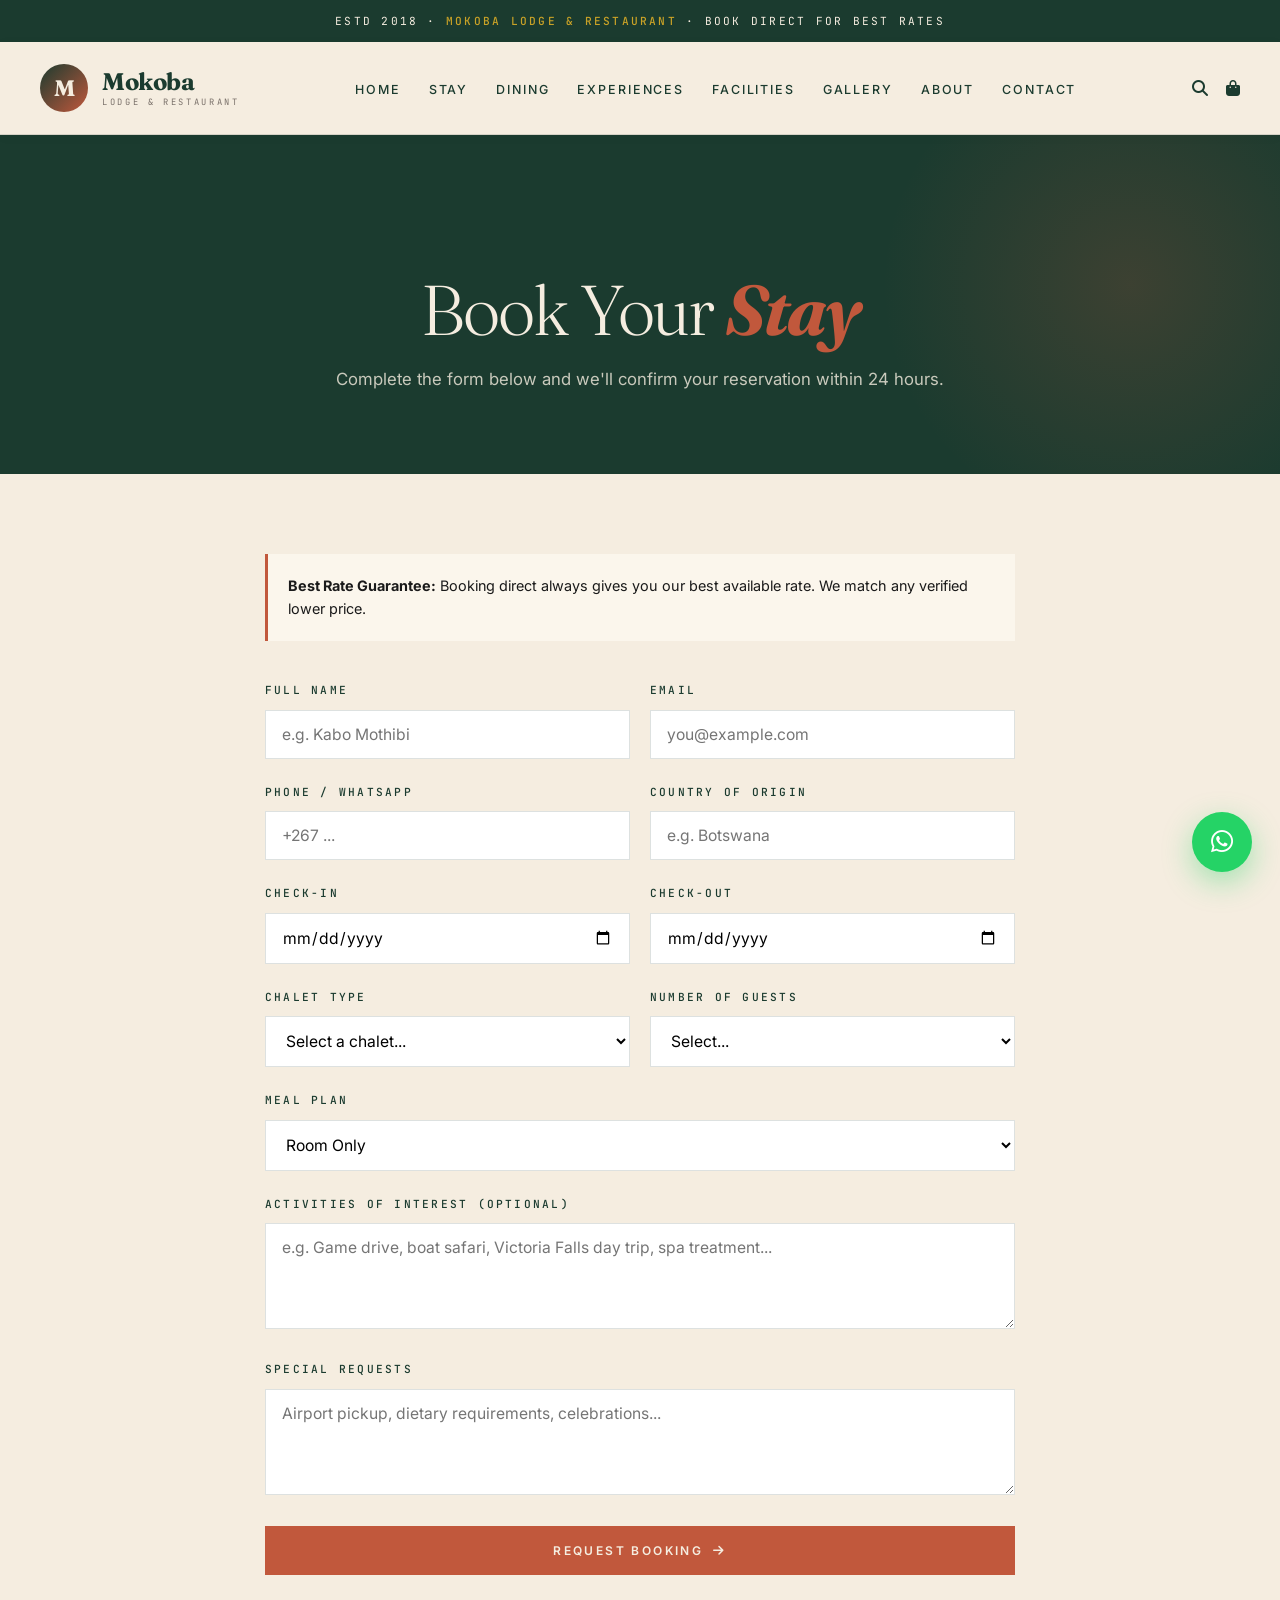
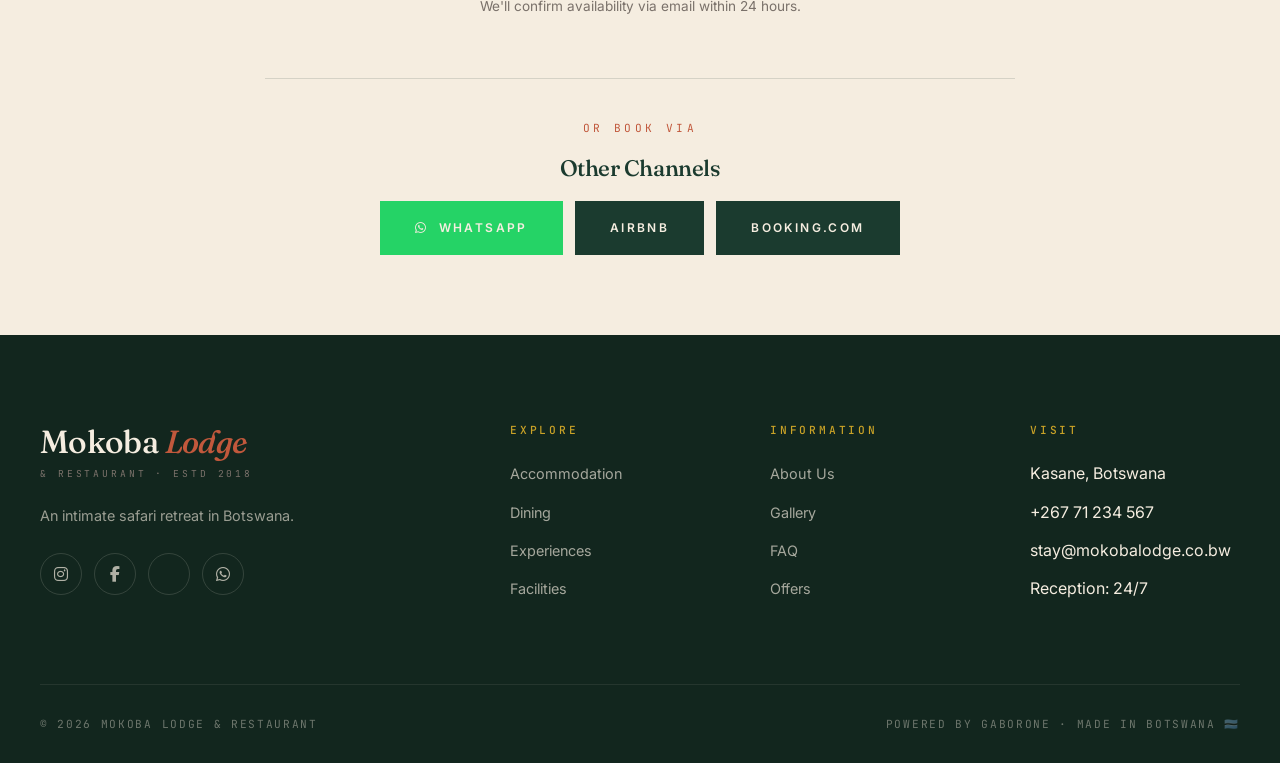
<file: book.html>
<!DOCTYPE html>
<html lang="en">
<head>
    <meta charset="UTF-8">
    <meta name="viewport" content="width=device-width, initial-scale=1.0">
    <title>Book Your Stay | Mokoba Lodge & Restaurant</title>
    <link rel="stylesheet" href="https://cdnjs.cloudflare.com/ajax/libs/font-awesome/6.4.0/css/all.min.css">
    <link href="https://fonts.googleapis.com/css2?family=Fraunces:ital,opsz,wght@0,9..144,300;0,9..144,500;0,9..144,700;1,9..144,400&family=Inter:wght@400;500;600&family=JetBrains+Mono:wght@400;500&display=swap" rel="stylesheet">
    <link rel="stylesheet" href="style.css">
</head>
<body>
    <div class="top-bar">ESTD 2018 · <strong>MOKOBA LODGE & RESTAURANT</strong> · BOOK DIRECT FOR BEST RATES</div>
    <header>
        <div class="container nav-container">
            <a href="index.html" class="logo">
                <div class="logo-mark">M</div>
                <div class="logo-text">Mokoba<small>LODGE & RESTAURANT</small></div>
            </a>
            <nav>
                <ul>
                    <li><a href="index.html">Home</a></li>
                    <li><a href="accommodation.html">Stay</a></li>
                    <li><a href="dining.html">Dining</a></li>
                    <li><a href="experiences.html">Experiences</a></li>
                    <li><a href="facilities.html">Facilities</a></li>
                    <li><a href="gallery.html">Gallery</a></li>
                    <li><a href="about.html">About</a></li>
                    <li><a href="contact.html">Contact</a></li>
                </ul>
            </nav>
            <div class="nav-icons"><i class="fas fa-search"></i><i class="fas fa-shopping-bag"></i></div>
        </div>
    </header>

    <section class="page-hero">
        <h1>Book Your <em>Stay</em></h1>
        <p>Complete the form below and we'll confirm your reservation within 24 hours.</p>
    </section>

    <main class="container">
        <div class="form-section">
            <div style="background: var(--cream-warm); padding: 20px; border-left: 3px solid var(--sunset); margin-bottom: 40px;">
                <p style="margin: 0; font-size: 0.9rem;"><strong>Best Rate Guarantee:</strong> Booking direct always gives you our best available rate. We match any verified lower price.</p>
            </div>

            <form onsubmit="submitBooking(event)">
                <div class="form-row">
                    <div class="form-group">
                        <label for="book-name">Full Name</label>
                        <input type="text" id="book-name" required placeholder="e.g. Kabo Mothibi">
                    </div>
                    <div class="form-group">
                        <label for="book-email">Email</label>
                        <input type="email" id="book-email" required placeholder="you@example.com">
                    </div>
                </div>
                <div class="form-row">
                    <div class="form-group">
                        <label for="book-phone">Phone / WhatsApp</label>
                        <input type="tel" id="book-phone" required placeholder="+267 ...">
                    </div>
                    <div class="form-group">
                        <label for="book-country">Country of Origin</label>
                        <input type="text" id="book-country" placeholder="e.g. Botswana" required>
                    </div>
                </div>
                <div class="form-row">
                    <div class="form-group">
                        <label for="book-checkin">Check-in</label>
                        <input type="date" id="book-checkin" required>
                    </div>
                    <div class="form-group">
                        <label for="book-checkout">Check-out</label>
                        <input type="date" id="book-checkout" required>
                    </div>
                </div>
                <div class="form-row">
                    <div class="form-group">
                        <label for="book-chalet">Chalet Type</label>
                        <select id="book-chalet" required>
                            <option value="">Select a chalet...</option>
                            <option>Bush Chalet — Standard — P750/night</option>
                            <option>Garden Chalet — Standard — P850/night</option>
                            <option>Sunset Chalet — Deluxe — P1,150/night</option>
                            <option>Family Cottage — Family — P1,850/night</option>
                            <option>Mokoba Suite — Executive — P2,450/night</option>
                        </select>
                    </div>
                    <div class="form-group">
                        <label for="book-guests">Number of Guests</label>
                        <select id="book-guests" required>
                            <option value="">Select...</option>
                            <option>1 Adult</option>
                            <option>2 Adults</option>
                            <option>2 Adults · 1 Child</option>
                            <option>2 Adults · 2 Children</option>
                            <option>Family (4+)</option>
                        </select>
                    </div>
                </div>
                <div class="form-group">
                    <label for="book-meals">Meal Plan</label>
                    <select id="book-meals">
                        <option>Room Only</option>
                        <option>Bed & Breakfast</option>
                        <option>Half Board (B&B + Dinner)</option>
                        <option>Full Board (All Meals)</option>
                    </select>
                </div>
                <div class="form-group">
                    <label for="book-activities">Activities of Interest (Optional)</label>
                    <textarea id="book-activities" rows="4" placeholder="e.g. Game drive, boat safari, Victoria Falls day trip, spa treatment..."></textarea>
                </div>
                <div class="form-group">
                    <label for="book-notes">Special Requests</label>
                    <textarea id="book-notes" rows="4" placeholder="Airport pickup, dietary requirements, celebrations..."></textarea>
                </div>
                <button type="submit" class="btn" style="width: 100%; justify-content: center;">Request Booking <i class="fas fa-arrow-right"></i></button>
                <p style="text-align: center; margin-top: 20px; color: var(--grey); font-size: 0.85rem;">We'll confirm availability via email within 24 hours.</p>
            </form>

            <div style="margin-top: 60px; padding-top: 40px; border-top: 1px solid var(--border); text-align: center;">
                <span class="section-label">Or Book Via</span>
                <h3 style="font-size: 1.4rem; margin-bottom: 20px;">Other Channels</h3>
                <div style="display: flex; gap: 12px; flex-wrap: wrap; justify-content: center;">
                    <a href="https://wa.me/26771234567" class="btn btn-dark" style="background-color: #25D366; border-color: #25D366;"><i class="fab fa-whatsapp"></i> WhatsApp</a>
                    <a href="#" class="btn btn-dark">Airbnb</a>
                    <a href="#" class="btn btn-dark">Booking.com</a>
                </div>
            </div>
        </div>
    </main>

    <footer>
        <div class="container">
            <div class="footer-top">
                <div class="footer-brand">
                    <h3>Mokoba <span>Lodge</span></h3>
                    <small>& RESTAURANT · ESTD 2018</small>
                    <p>An intimate safari retreat in Botswana.</p>
                    <div class="footer-socials">
                        <a href="#"><i class="fab fa-instagram"></i></a>
                        <a href="#"><i class="fab fa-facebook-f"></i></a>
                        <a href="#"><i class="fab fa-tripadvisor"></i></a>
                        <a href="#"><i class="fab fa-whatsapp"></i></a>
                    </div>
                </div>
                <div class="footer-col"><h4>Explore</h4><ul>
                    <li><a href="accommodation.html">Accommodation</a></li>
                    <li><a href="dining.html">Dining</a></li>
                    <li><a href="experiences.html">Experiences</a></li>
                    <li><a href="facilities.html">Facilities</a></li>
                </ul></div>
                <div class="footer-col"><h4>Information</h4><ul>
                    <li><a href="about.html">About Us</a></li>
                    <li><a href="gallery.html">Gallery</a></li>
                    <li><a href="faq.html">FAQ</a></li>
                    <li><a href="offers.html">Offers</a></li>
                </ul></div>
                <div class="footer-col"><h4>Visit</h4><ul>
                    <li>Kasane, Botswana</li>
                    <li>+267 71 234 567</li>
                    <li>stay@mokobalodge.co.bw</li>
                    <li>Reception: 24/7</li>
                </ul></div>
            </div>
            <div class="footer-bottom">
                <span>© 2026 MOKOBA LODGE & RESTAURANT</span>
                <span>POWERED BY GABORONE · MADE IN BOTSWANA 🇧🇼</span>
            </div>
        </div>
    </footer>
    <a href="https://wa.me/26771234567" class="whatsapp-float" target="_blank"><i class="fab fa-whatsapp"></i></a>
    <script src="main.js"></script>
</body>
</html>
</file>
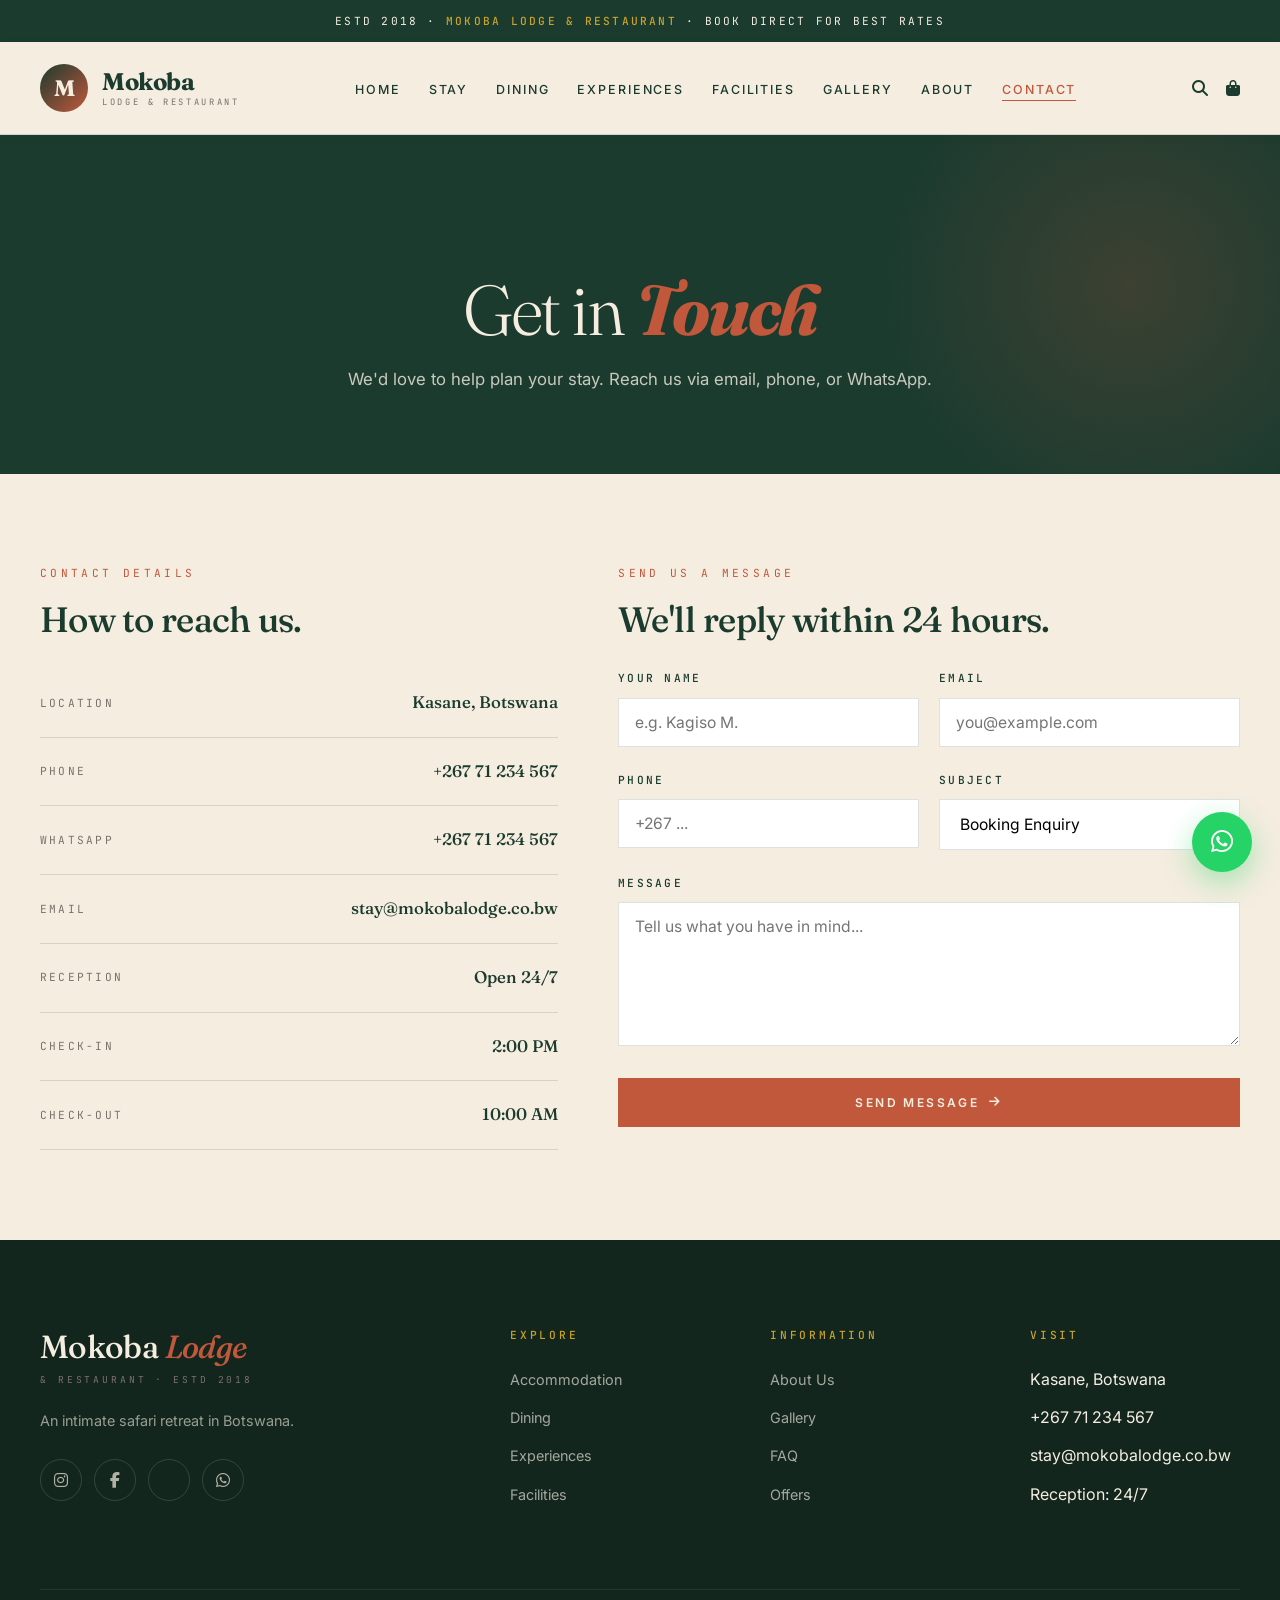
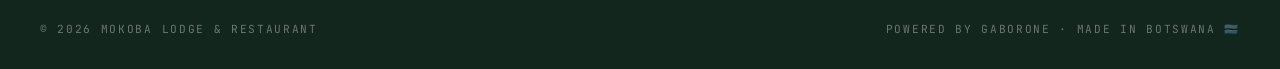
<file: contact.html>
<!DOCTYPE html>
<html lang="en">
<head>
    <meta charset="UTF-8">
    <meta name="viewport" content="width=device-width, initial-scale=1.0">
    <title>Contact | Mokoba Lodge & Restaurant</title>
    <link rel="stylesheet" href="https://cdnjs.cloudflare.com/ajax/libs/font-awesome/6.4.0/css/all.min.css">
    <link href="https://fonts.googleapis.com/css2?family=Fraunces:ital,opsz,wght@0,9..144,300;0,9..144,500;0,9..144,700;1,9..144,400&family=Inter:wght@400;500;600&family=JetBrains+Mono:wght@400;500&display=swap" rel="stylesheet">
    <link rel="stylesheet" href="style.css">
</head>
<body>
    <div class="top-bar">ESTD 2018 · <strong>MOKOBA LODGE & RESTAURANT</strong> · BOOK DIRECT FOR BEST RATES</div>
    <header>
        <div class="container nav-container">
            <a href="index.html" class="logo">
                <div class="logo-mark">M</div>
                <div class="logo-text">Mokoba<small>LODGE & RESTAURANT</small></div>
            </a>
            <nav>
                <ul>
                    <li><a href="index.html">Home</a></li>
                    <li><a href="accommodation.html">Stay</a></li>
                    <li><a href="dining.html">Dining</a></li>
                    <li><a href="experiences.html">Experiences</a></li>
                    <li><a href="facilities.html">Facilities</a></li>
                    <li><a href="gallery.html">Gallery</a></li>
                    <li><a href="about.html">About</a></li>
                    <li><a href="contact.html" class="active">Contact</a></li>
                </ul>
            </nav>
            <div class="nav-icons"><i class="fas fa-search"></i><i class="fas fa-shopping-bag"></i></div>
        </div>
    </header>

    <section class="page-hero">
        <h1>Get in <em>Touch</em></h1>
        <p>We'd love to help plan your stay. Reach us via email, phone, or WhatsApp.</p>
    </section>

    <main class="container">
        <div class="contact-grid">
            <div>
                <span class="section-label">Contact Details</span>
                <h2 style="font-size: 2.2rem; margin-bottom: 30px;">How to reach us.</h2>

                <div class="contact-detail">
                    <span class="label">Location</span>
                    <span class="value">Kasane, Botswana</span>
                </div>
                <div class="contact-detail">
                    <span class="label">Phone</span>
                    <span class="value">+267 71 234 567</span>
                </div>
                <div class="contact-detail">
                    <span class="label">WhatsApp</span>
                    <span class="value">+267 71 234 567</span>
                </div>
                <div class="contact-detail">
                    <span class="label">Email</span>
                    <span class="value">stay@mokobalodge.co.bw</span>
                </div>
                <div class="contact-detail">
                    <span class="label">Reception</span>
                    <span class="value">Open 24/7</span>
                </div>
                <div class="contact-detail">
                    <span class="label">Check-in</span>
                    <span class="value">2:00 PM</span>
                </div>
                <div class="contact-detail">
                    <span class="label">Check-out</span>
                    <span class="value">10:00 AM</span>
                </div>
            </div>

            <div>
                <span class="section-label">Send Us a Message</span>
                <h2 style="font-size: 2.2rem; margin-bottom: 30px;">We'll reply within 24 hours.</h2>

                <form onsubmit="submitContact(event)">
                    <div class="form-row">
                        <div class="form-group">
                            <label for="c-name">Your Name</label>
                            <input type="text" id="c-name" required placeholder="e.g. Kagiso M.">
                        </div>
                        <div class="form-group">
                            <label for="c-email">Email</label>
                            <input type="email" id="c-email" required placeholder="you@example.com">
                        </div>
                    </div>
                    <div class="form-row">
                        <div class="form-group">
                            <label for="c-phone">Phone</label>
                            <input type="tel" id="c-phone" placeholder="+267 ...">
                        </div>
                        <div class="form-group">
                            <label for="c-subject">Subject</label>
                            <select id="c-subject">
                                <option>Booking Enquiry</option>
                                <option>Restaurant Reservation</option>
                                <option>Group Booking</option>
                                <option>Activity Booking</option>
                                <option>General Enquiry</option>
                            </select>
                        </div>
                    </div>
                    <div class="form-group">
                        <label for="c-message">Message</label>
                        <textarea id="c-message" rows="6" required placeholder="Tell us what you have in mind..."></textarea>
                    </div>
                    <button type="submit" class="btn" style="width: 100%; justify-content: center;">Send Message <i class="fas fa-arrow-right"></i></button>
                </form>
            </div>
        </div>
    </main>

    <footer>
        <div class="container">
            <div class="footer-top">
                <div class="footer-brand">
                    <h3>Mokoba <span>Lodge</span></h3>
                    <small>& RESTAURANT · ESTD 2018</small>
                    <p>An intimate safari retreat in Botswana.</p>
                    <div class="footer-socials">
                        <a href="#"><i class="fab fa-instagram"></i></a>
                        <a href="#"><i class="fab fa-facebook-f"></i></a>
                        <a href="#"><i class="fab fa-tripadvisor"></i></a>
                        <a href="#"><i class="fab fa-whatsapp"></i></a>
                    </div>
                </div>
                <div class="footer-col"><h4>Explore</h4><ul>
                    <li><a href="accommodation.html">Accommodation</a></li>
                    <li><a href="dining.html">Dining</a></li>
                    <li><a href="experiences.html">Experiences</a></li>
                    <li><a href="facilities.html">Facilities</a></li>
                </ul></div>
                <div class="footer-col"><h4>Information</h4><ul>
                    <li><a href="about.html">About Us</a></li>
                    <li><a href="gallery.html">Gallery</a></li>
                    <li><a href="faq.html">FAQ</a></li>
                    <li><a href="offers.html">Offers</a></li>
                </ul></div>
                <div class="footer-col"><h4>Visit</h4><ul>
                    <li>Kasane, Botswana</li>
                    <li>+267 71 234 567</li>
                    <li>stay@mokobalodge.co.bw</li>
                    <li>Reception: 24/7</li>
                </ul></div>
            </div>
            <div class="footer-bottom">
                <span>© 2026 MOKOBA LODGE & RESTAURANT</span>
                <span>POWERED BY GABORONE · MADE IN BOTSWANA 🇧🇼</span>
            </div>
        </div>
    </footer>
    <a href="https://wa.me/26771234567" class="whatsapp-float" target="_blank"><i class="fab fa-whatsapp"></i></a>
    <script src="main.js"></script>
</body>
</html>
</file>
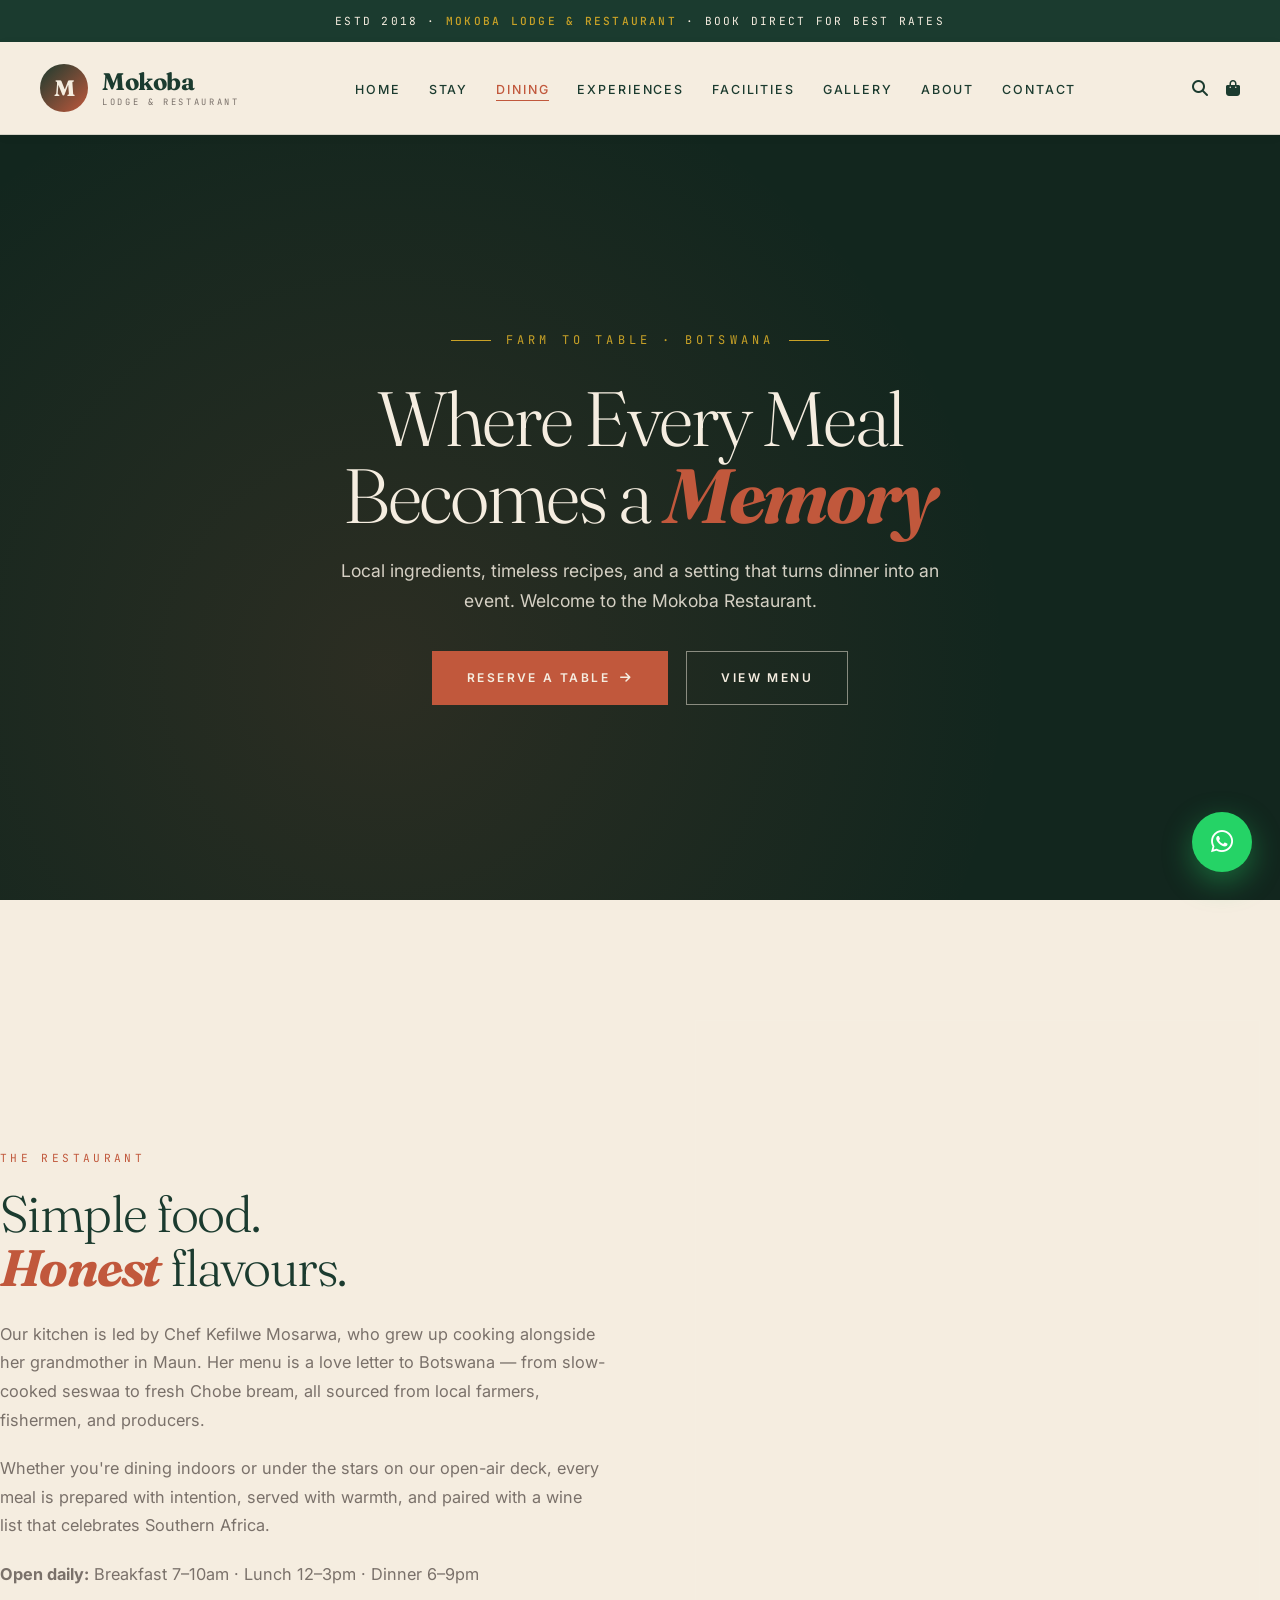
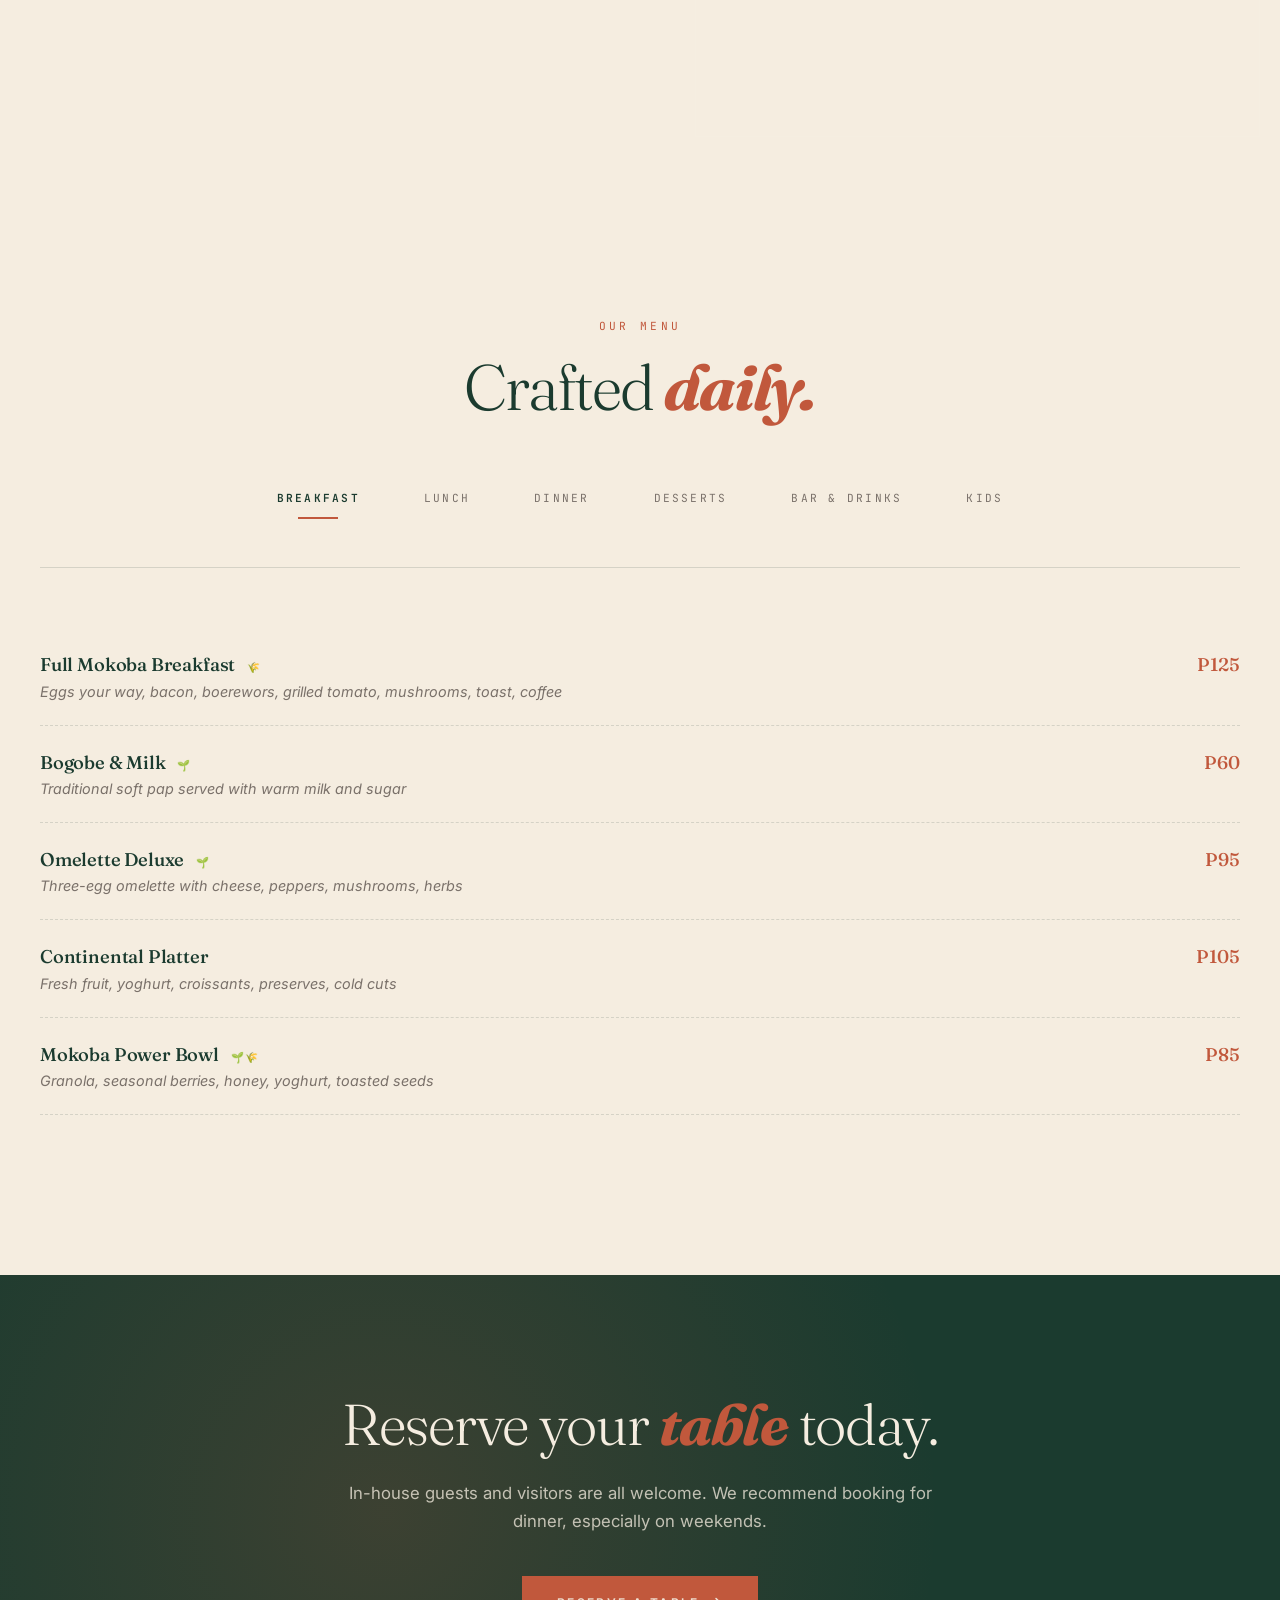
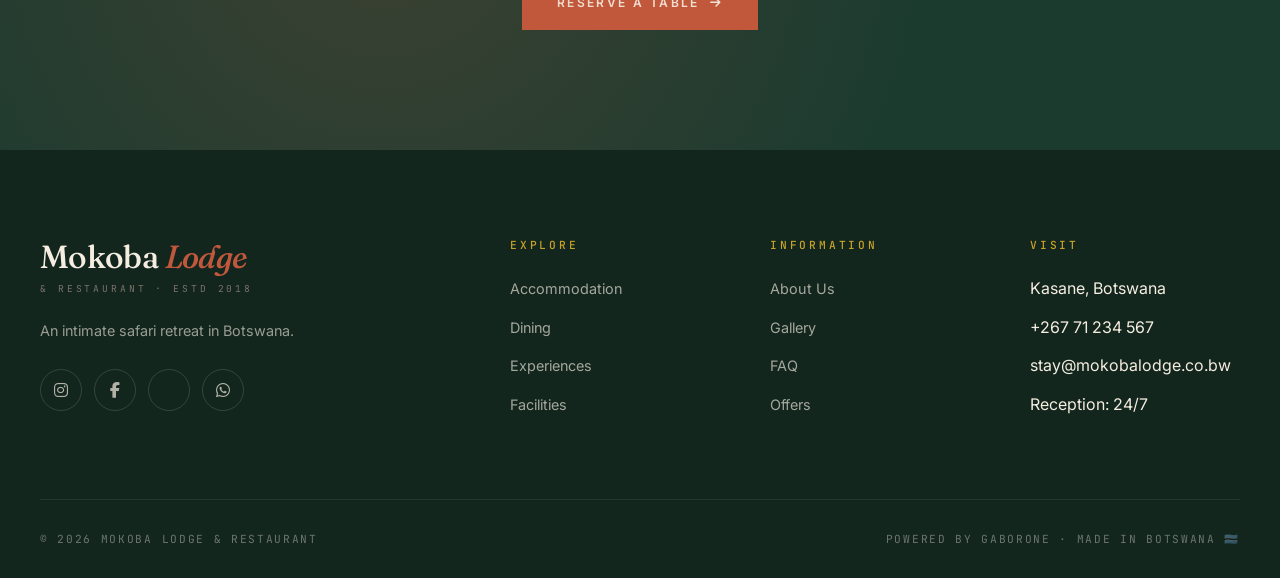
<file: dining.html>
<!DOCTYPE html>
<html lang="en">
<head>
    <meta charset="UTF-8">
    <meta name="viewport" content="width=device-width, initial-scale=1.0">
    <title>Dining | Mokoba Lodge & Restaurant</title>
    <link rel="stylesheet" href="https://cdnjs.cloudflare.com/ajax/libs/font-awesome/6.4.0/css/all.min.css">
    <link href="https://fonts.googleapis.com/css2?family=Fraunces:ital,opsz,wght@0,9..144,300;0,9..144,500;0,9..144,700;1,9..144,400&family=Inter:wght@400;500;600&family=JetBrains+Mono:wght@400;500&display=swap" rel="stylesheet">
    <link rel="stylesheet" href="style.css">
</head>
<body>
    <div class="top-bar">ESTD 2018 · <strong>MOKOBA LODGE & RESTAURANT</strong> · BOOK DIRECT FOR BEST RATES</div>
    <header>
        <div class="container nav-container">
            <a href="index.html" class="logo">
                <div class="logo-mark">M</div>
                <div class="logo-text">Mokoba<small>LODGE & RESTAURANT</small></div>
            </a>
            <nav>
                <ul>
                    <li><a href="index.html">Home</a></li>
                    <li><a href="accommodation.html">Stay</a></li>
                    <li><a href="dining.html" class="active">Dining</a></li>
                    <li><a href="experiences.html">Experiences</a></li>
                    <li><a href="facilities.html">Facilities</a></li>
                    <li><a href="gallery.html">Gallery</a></li>
                    <li><a href="about.html">About</a></li>
                    <li><a href="contact.html">Contact</a></li>
                </ul>
            </nav>
            <div class="nav-icons"><i class="fas fa-search"></i><i class="fas fa-shopping-bag"></i></div>
        </div>
    </header>

    <!-- LIVE VIDEO HERO -->
    <section class="video-hero">
        <div class="video-hero-poster" style="background-image: url('https://images.unsplash.com/photo-1414235077428-338989a2e8c0?ixlib=rb-4.0.3&auto=format&fit=crop&w=1950&q=80');"></div>
        <video autoplay muted loop playsinline poster="https://images.unsplash.com/photo-1414235077428-338989a2e8c0?ixlib=rb-4.0.3&auto=format&fit=crop&w=1950&q=80">
            <source src="https://videos.pexels.com/video-files/3195394/3195394-uhd_2560_1440_25fps.mp4" type="video/mp4">
            <source src="https://cdn.coverr.co/videos/coverr-a-chef-cooking-in-a-pan-1584/1080p.mp4" type="video/mp4">
        </video>
        <div class="video-hero-overlay"></div>
        <div class="video-hero-content">
            <div class="hero-eyebrow" style="justify-content: center;">Farm to Table · Botswana</div>
            <h1>Where Every Meal<br>Becomes a <em>Memory</em></h1>
            <p>Local ingredients, timeless recipes, and a setting that turns dinner into an event. Welcome to the Mokoba Restaurant.</p>
            <div class="hero-actions">
                <a href="book.html" class="btn">Reserve a Table <i class="fas fa-arrow-right"></i></a>
                <a href="#menu" class="btn btn-outline">View Menu</a>
            </div>
        </div>
    </section>

    <main>

        <!-- INTRO SPLIT -->
        <section class="container split-section">
            <div class="split-text">
                <span class="section-label">The Restaurant</span>
                <h2>Simple food.<br><em>Honest</em> flavours.</h2>
                <p>Our kitchen is led by Chef Kefilwe Mosarwa, who grew up cooking alongside her grandmother in Maun. Her menu is a love letter to Botswana — from slow-cooked seswaa to fresh Chobe bream, all sourced from local farmers, fishermen, and producers.</p>
                <p>Whether you're dining indoors or under the stars on our open-air deck, every meal is prepared with intention, served with warmth, and paired with a wine list that celebrates Southern Africa.</p>
                <p><strong>Open daily:</strong> Breakfast 7–10am · Lunch 12–3pm · Dinner 6–9pm</p>
            </div>
            <div class="split-img" style="background-image: url('https://images.unsplash.com/photo-1552566626-52f8b828add9?ixlib=rb-4.0.3&auto=format&fit=crop&w=1000&q=80');"></div>
        </section>

        <!-- MENU -->
        <section class="container" id="menu" style="padding: 60px 40px 100px;">
            <div style="text-align: center; margin-bottom: 30px;">
                <span class="section-label">Our Menu</span>
                <h2 class="section-title">Crafted <em>daily.</em></h2>
            </div>

            <div class="menu-tabs">
                <button class="menu-tab active" onclick="switchMenu('breakfast', this)">Breakfast</button>
                <button class="menu-tab" onclick="switchMenu('lunch', this)">Lunch</button>
                <button class="menu-tab" onclick="switchMenu('dinner', this)">Dinner</button>
                <button class="menu-tab" onclick="switchMenu('desserts', this)">Desserts</button>
                <button class="menu-tab" onclick="switchMenu('bar', this)">Bar & Drinks</button>
                <button class="menu-tab" onclick="switchMenu('kids', this)">Kids</button>
            </div>

            <div class="menu-content">

                <!-- BREAKFAST -->
                <div class="menu-category active" id="menu-breakfast">
                    <div class="menu-item">
                        <div class="menu-item-info">
                            <h4>Full Mokoba Breakfast <span class="diet-tags">🌾</span></h4>
                            <p>Eggs your way, bacon, boerewors, grilled tomato, mushrooms, toast, coffee</p>
                        </div>
                        <div class="menu-item-price">P125</div>
                    </div>
                    <div class="menu-item">
                        <div class="menu-item-info">
                            <h4>Bogobe & Milk <span class="diet-tags">🌱</span></h4>
                            <p>Traditional soft pap served with warm milk and sugar</p>
                        </div>
                        <div class="menu-item-price">P60</div>
                    </div>
                    <div class="menu-item">
                        <div class="menu-item-info">
                            <h4>Omelette Deluxe <span class="diet-tags">🌱</span></h4>
                            <p>Three-egg omelette with cheese, peppers, mushrooms, herbs</p>
                        </div>
                        <div class="menu-item-price">P95</div>
                    </div>
                    <div class="menu-item">
                        <div class="menu-item-info">
                            <h4>Continental Platter</h4>
                            <p>Fresh fruit, yoghurt, croissants, preserves, cold cuts</p>
                        </div>
                        <div class="menu-item-price">P105</div>
                    </div>
                    <div class="menu-item">
                        <div class="menu-item-info">
                            <h4>Mokoba Power Bowl <span class="diet-tags">🌱🌾</span></h4>
                            <p>Granola, seasonal berries, honey, yoghurt, toasted seeds</p>
                        </div>
                        <div class="menu-item-price">P85</div>
                    </div>
                </div>

                <!-- LUNCH -->
                <div class="menu-category" id="menu-lunch">
                    <div class="menu-item">
                        <div class="menu-item-info">
                            <h4>Seswaa & Bogobe</h4>
                            <p>Slow-cooked shredded beef served with soft pap and morogo</p>
                        </div>
                        <div class="menu-item-price">P150</div>
                    </div>
                    <div class="menu-item">
                        <div class="menu-item-info">
                            <h4>Grilled Chobe Bream <span class="diet-tags">🌾</span></h4>
                            <p>Whole bream grilled with lemon butter, served with seasonal vegetables</p>
                        </div>
                        <div class="menu-item-price">P185</div>
                    </div>
                    <div class="menu-item">
                        <div class="menu-item-info">
                            <h4>Beef Vetkoek</h4>
                            <p>Golden fried dough stuffed with seasoned mince and chakalaka</p>
                        </div>
                        <div class="menu-item-price">P95</div>
                    </div>
                    <div class="menu-item">
                        <div class="menu-item-info">
                            <h4>Chicken Mayo Sandwich <span class="diet-tags">🌾</span></h4>
                            <p>Toasted with creamy chicken mayo, lettuce, tomato</p>
                        </div>
                        <div class="menu-item-price">P85</div>
                    </div>
                    <div class="menu-item">
                        <div class="menu-item-info">
                            <h4>Mokoba Garden Salad <span class="diet-tags">🌱🌾</span></h4>
                            <p>Local greens, cucumber, tomato, feta, toasted seeds, lemon dressing</p>
                        </div>
                        <div class="menu-item-price">P95</div>
                    </div>
                </div>

                <!-- DINNER -->
                <div class="menu-category" id="menu-dinner">
                    <div class="menu-item">
                        <div class="menu-item-info">
                            <h4>Grilled T-Bone Steak</h4>
                            <p>300g Botswana beef, chakalaka, pap, red wine jus</p>
                        </div>
                        <div class="menu-item-price">P265</div>
                    </div>
                    <div class="menu-item">
                        <div class="menu-item-info">
                            <h4>Chobe River Platter</h4>
                            <p>Grilled bream, tiger prawns, calamari, lemon butter, chips</p>
                        </div>
                        <div class="menu-item-price">P295</div>
                    </div>
                    <div class="menu-item">
                        <div class="menu-item-info">
                            <h4>Lamb Shank <span class="diet-tags">🌾</span></h4>
                            <p>Slow-braised in red wine, rosemary mash, seasonal greens</p>
                        </div>
                        <div class="menu-item-price">P245</div>
                    </div>
                    <div class="menu-item">
                        <div class="menu-item-info">
                            <h4>Peri-Peri Half Chicken</h4>
                            <p>Flame-grilled chicken, house peri-peri sauce, fries, salad</p>
                        </div>
                        <div class="menu-item-price">P195</div>
                    </div>
                    <div class="menu-item">
                        <div class="menu-item-info">
                            <h4>Vegetarian Curry <span class="diet-tags">🌱</span></h4>
                            <p>Seasonal vegetables in coconut curry, basmati rice, naan</p>
                        </div>
                        <div class="menu-item-price">P175</div>
                    </div>
                </div>

                <!-- DESSERTS -->
                <div class="menu-category" id="menu-desserts">
                    <div class="menu-item">
                        <div class="menu-item-info">
                            <h4>Malva Pudding</h4>
                            <p>Warm South African classic with vanilla custard</p>
                        </div>
                        <div class="menu-item-price">P85</div>
                    </div>
                    <div class="menu-item">
                        <div class="menu-item-info">
                            <h4>Chocolate Lava Cake <span class="diet-tags">🌾</span></h4>
                            <p>Molten chocolate cake with vanilla ice cream</p>
                        </div>
                        <div class="menu-item-price">P95</div>
                    </div>
                    <div class="menu-item">
                        <div class="menu-item-info">
                            <h4>Seasonal Fruit Platter <span class="diet-tags">🌱🌾</span></h4>
                            <p>Fresh local fruit, mint, honey drizzle</p>
                        </div>
                        <div class="menu-item-price">P75</div>
                    </div>
                    <div class="menu-item">
                        <div class="menu-item-info">
                            <h4>Homemade Ice Cream Trio <span class="diet-tags">🌱🌾</span></h4>
                            <p>Three scoops — vanilla, chocolate, and seasonal sorbet</p>
                        </div>
                        <div class="menu-item-price">P70</div>
                    </div>
                </div>

                <!-- BAR -->
                <div class="menu-category" id="menu-bar">
                    <div class="menu-item">
                        <div class="menu-item-info">
                            <h4>Mokoba Sunset</h4>
                            <p>Signature cocktail — gin, passionfruit, mint, sparkling wine</p>
                        </div>
                        <div class="menu-item-price">P95</div>
                    </div>
                    <div class="menu-item">
                        <div class="menu-item-info">
                            <h4>Savanna Dry</h4>
                            <p>Local Botswana cider, served ice cold</p>
                        </div>
                        <div class="menu-item-price">P45</div>
                    </div>
                    <div class="menu-item">
                        <div class="menu-item-info">
                            <h4>St Louis Lager</h4>
                            <p>Botswana's favourite beer</p>
                        </div>
                        <div class="menu-item-price">P35</div>
                    </div>
                    <div class="menu-item">
                        <div class="menu-item-info">
                            <h4>South African Wine — Glass</h4>
                            <p>Selection of red, white, and sparkling</p>
                        </div>
                        <div class="menu-item-price">P75–120</div>
                    </div>
                    <div class="menu-item">
                        <div class="menu-item-info">
                            <h4>Fresh Pressed Juice <span class="diet-tags">🌱🌾</span></h4>
                            <p>Orange, mango, or mixed berries</p>
                        </div>
                        <div class="menu-item-price">P55</div>
                    </div>
                </div>

                <!-- KIDS -->
                <div class="menu-category" id="menu-kids">
                    <div class="menu-item">
                        <div class="menu-item-info">
                            <h4>Mini Burger & Chips</h4>
                            <p>Beef patty, cheese, bun, served with fries</p>
                        </div>
                        <div class="menu-item-price">P75</div>
                    </div>
                    <div class="menu-item">
                        <div class="menu-item-info">
                            <h4>Chicken Nuggets & Chips</h4>
                            <p>Golden nuggets, fries, tomato sauce</p>
                        </div>
                        <div class="menu-item-price">P70</div>
                    </div>
                    <div class="menu-item">
                        <div class="menu-item-info">
                            <h4>Mac & Cheese <span class="diet-tags">🌱</span></h4>
                            <p>Creamy three-cheese pasta bake</p>
                        </div>
                        <div class="menu-item-price">P65</div>
                    </div>
                    <div class="menu-item">
                        <div class="menu-item-info">
                            <h4>Fish Fingers & Chips</h4>
                            <p>Crispy fish fingers, fries, lemon wedge</p>
                        </div>
                        <div class="menu-item-price">P70</div>
                    </div>
                </div>

            </div>
        </section>

        <!-- CTA -->
        <section class="cta-banner">
            <h2>Reserve your <em>table</em> today.</h2>
            <p>In-house guests and visitors are all welcome. We recommend booking for dinner, especially on weekends.</p>
            <a href="contact.html" class="btn">Reserve a Table <i class="fas fa-arrow-right"></i></a>
        </section>

    </main>

    <footer>
        <div class="container">
            <div class="footer-top">
                <div class="footer-brand">
                    <h3>Mokoba <span>Lodge</span></h3>
                    <small>& RESTAURANT · ESTD 2018</small>
                    <p>An intimate safari retreat in Botswana.</p>
                    <div class="footer-socials">
                        <a href="#"><i class="fab fa-instagram"></i></a>
                        <a href="#"><i class="fab fa-facebook-f"></i></a>
                        <a href="#"><i class="fab fa-tripadvisor"></i></a>
                        <a href="#"><i class="fab fa-whatsapp"></i></a>
                    </div>
                </div>
                <div class="footer-col"><h4>Explore</h4><ul>
                    <li><a href="accommodation.html">Accommodation</a></li>
                    <li><a href="dining.html">Dining</a></li>
                    <li><a href="experiences.html">Experiences</a></li>
                    <li><a href="facilities.html">Facilities</a></li>
                </ul></div>
                <div class="footer-col"><h4>Information</h4><ul>
                    <li><a href="about.html">About Us</a></li>
                    <li><a href="gallery.html">Gallery</a></li>
                    <li><a href="faq.html">FAQ</a></li>
                    <li><a href="offers.html">Offers</a></li>
                </ul></div>
                <div class="footer-col"><h4>Visit</h4><ul>
                    <li>Kasane, Botswana</li>
                    <li>+267 71 234 567</li>
                    <li>stay@mokobalodge.co.bw</li>
                    <li>Reception: 24/7</li>
                </ul></div>
            </div>
            <div class="footer-bottom">
                <span>© 2026 MOKOBA LODGE & RESTAURANT</span>
                <span>POWERED BY GABORONE · MADE IN BOTSWANA 🇧🇼</span>
            </div>
        </div>
    </footer>
    <a href="https://wa.me/26771234567" class="whatsapp-float" target="_blank"><i class="fab fa-whatsapp"></i></a>
    <script src="main.js"></script>
</body>
</html>
</file>
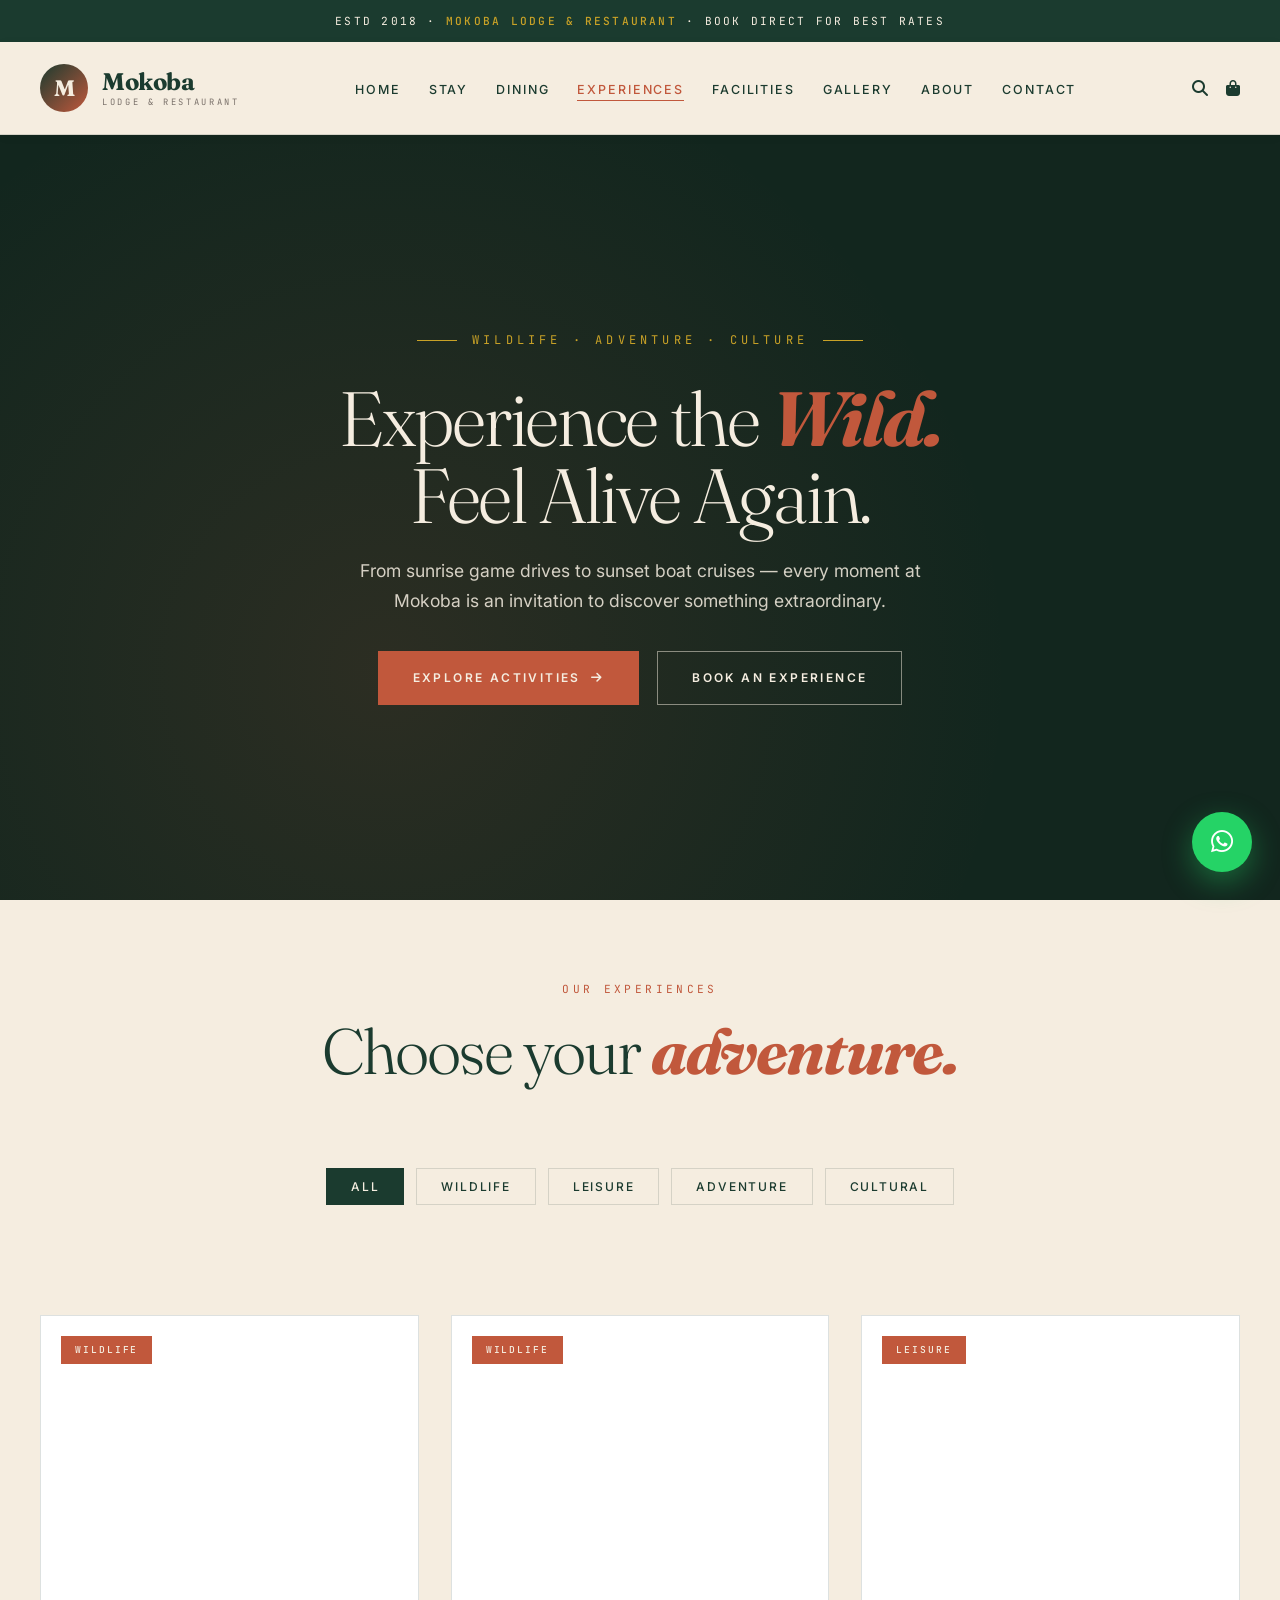
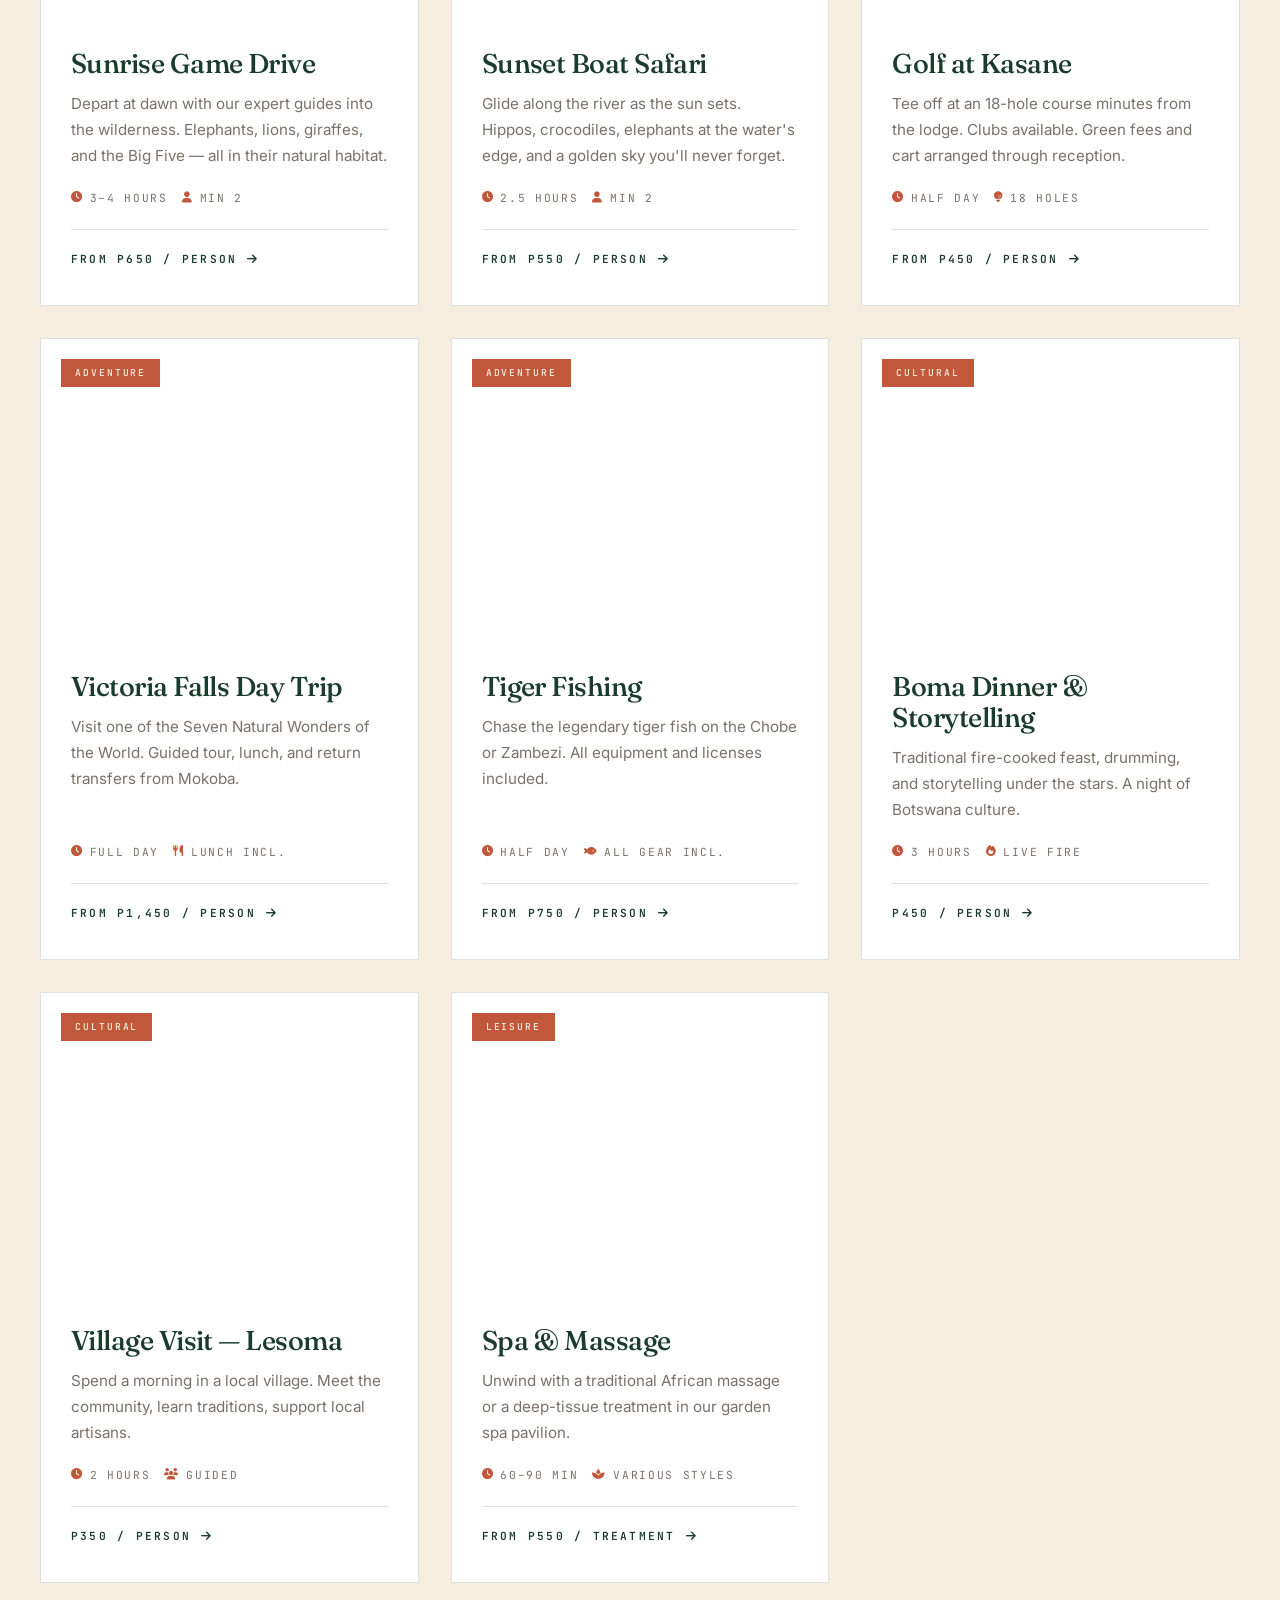
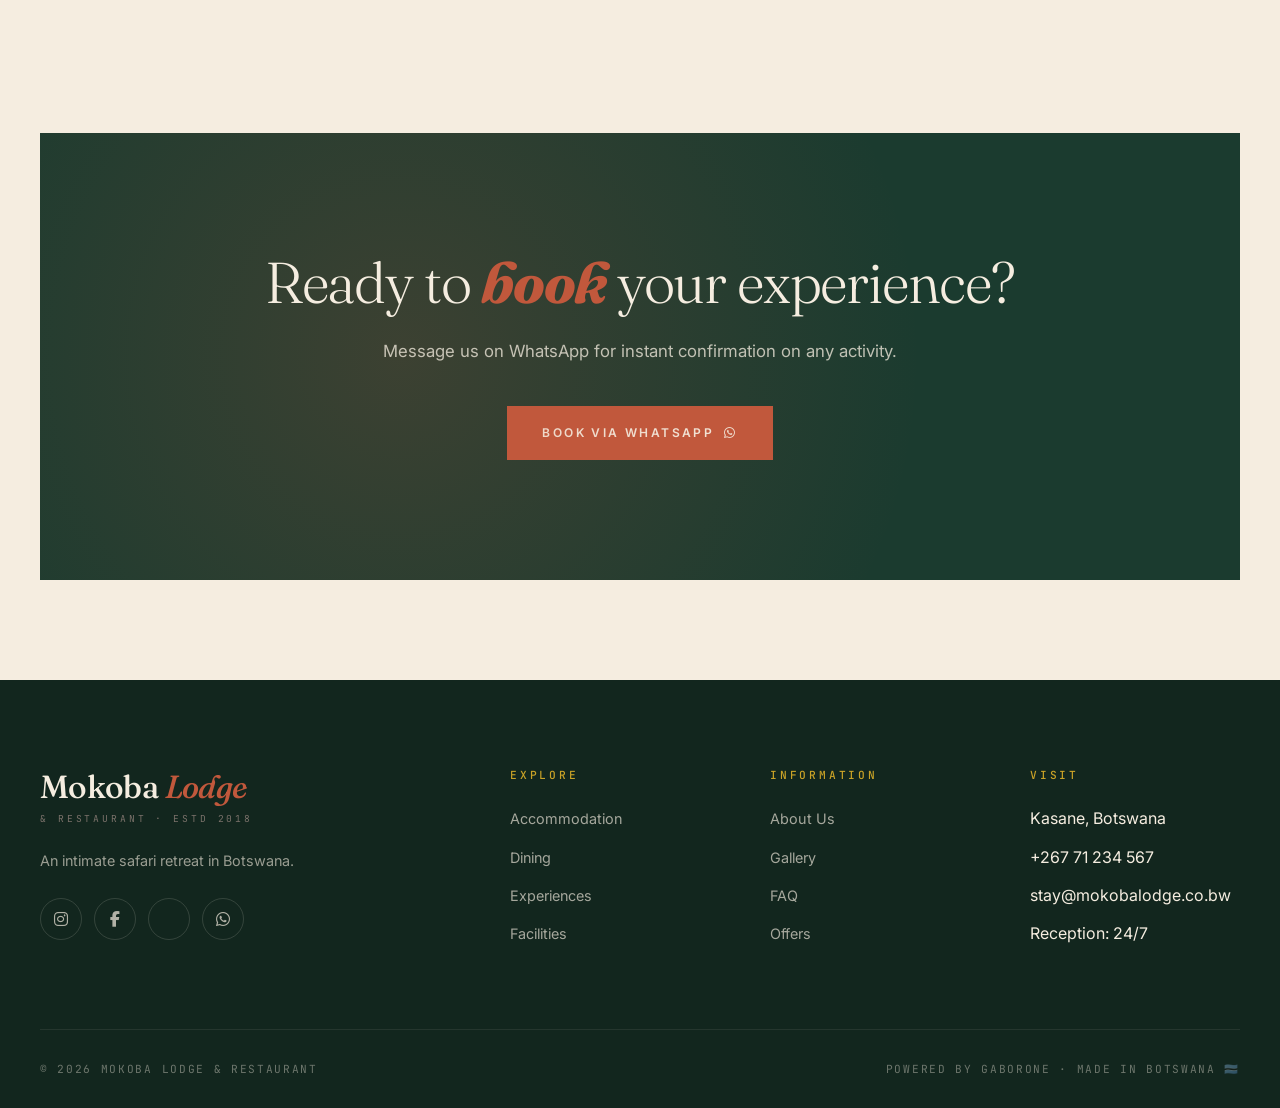
<file: experiences.html>
<!DOCTYPE html>
<html lang="en">
<head>
    <meta charset="UTF-8">
    <meta name="viewport" content="width=device-width, initial-scale=1.0">
    <title>Experiences | Mokoba Lodge & Restaurant</title>
    <link rel="stylesheet" href="https://cdnjs.cloudflare.com/ajax/libs/font-awesome/6.4.0/css/all.min.css">
    <link href="https://fonts.googleapis.com/css2?family=Fraunces:ital,opsz,wght@0,9..144,300;0,9..144,500;0,9..144,700;1,9..144,400&family=Inter:wght@400;500;600&family=JetBrains+Mono:wght@400;500&display=swap" rel="stylesheet">
    <link rel="stylesheet" href="style.css">
</head>
<body>
    <div class="top-bar">ESTD 2018 · <strong>MOKOBA LODGE & RESTAURANT</strong> · BOOK DIRECT FOR BEST RATES</div>
    <header>
        <div class="container nav-container">
            <a href="index.html" class="logo">
                <div class="logo-mark">M</div>
                <div class="logo-text">Mokoba<small>LODGE & RESTAURANT</small></div>
            </a>
            <nav>
                <ul>
                    <li><a href="index.html">Home</a></li>
                    <li><a href="accommodation.html">Stay</a></li>
                    <li><a href="dining.html">Dining</a></li>
                    <li><a href="experiences.html" class="active">Experiences</a></li>
                    <li><a href="facilities.html">Facilities</a></li>
                    <li><a href="gallery.html">Gallery</a></li>
                    <li><a href="about.html">About</a></li>
                    <li><a href="contact.html">Contact</a></li>
                </ul>
            </nav>
            <div class="nav-icons"><i class="fas fa-search"></i><i class="fas fa-shopping-bag"></i></div>
        </div>
    </header>

    <!-- LIVE VIDEO HERO -->
    <section class="video-hero">
        <div class="video-hero-poster" style="background-image: url('https://images.unsplash.com/photo-1516426122078-c23e76319801?ixlib=rb-4.0.3&auto=format&fit=crop&w=1950&q=80');"></div>
        <video autoplay muted loop playsinline poster="https://images.unsplash.com/photo-1516426122078-c23e76319801?ixlib=rb-4.0.3&auto=format&fit=crop&w=1950&q=80">
            <source src="https://videos.pexels.com/video-files/2169880/2169880-uhd_2560_1440_30fps.mp4" type="video/mp4">
            <source src="https://cdn.coverr.co/videos/coverr-a-safari-in-africa-1080p.mp4" type="video/mp4">
        </video>
        <div class="video-hero-overlay"></div>
        <div class="video-hero-content">
            <div class="hero-eyebrow" style="justify-content: center;">Wildlife · Adventure · Culture</div>
            <h1>Experience the <em>Wild.</em><br>Feel Alive Again.</h1>
            <p>From sunrise game drives to sunset boat cruises — every moment at Mokoba is an invitation to discover something extraordinary.</p>
            <div class="hero-actions">
                <a href="#activities" class="btn">Explore Activities <i class="fas fa-arrow-right"></i></a>
                <a href="book.html" class="btn btn-outline">Book an Experience</a>
            </div>
        </div>
    </section>

    <main class="container">

        <div style="text-align: center; padding: 80px 0 20px;">
            <span class="section-label">Our Experiences</span>
            <h2 class="section-title">Choose your <em>adventure.</em></h2>
        </div>

        <div class="filter-tabs" id="activities">
            <button class="filter-tab active" onclick="filterCards('all', this)">All</button>
            <button class="filter-tab" onclick="filterCards('wildlife', this)">Wildlife</button>
            <button class="filter-tab" onclick="filterCards('leisure', this)">Leisure</button>
            <button class="filter-tab" onclick="filterCards('adventure', this)">Adventure</button>
            <button class="filter-tab" onclick="filterCards('cultural', this)">Cultural</button>
        </div>

        <div class="cards-grid">
            <div class="card" data-category="wildlife">
                <div class="card-img" style="background-image: url('https://images.unsplash.com/photo-1516426122078-c23e76319801?ixlib=rb-4.0.3&auto=format&fit=crop&w=800&q=80');">
                    <span class="card-badge">Wildlife</span>
                </div>
                <div class="card-content">
                    <h3>Sunrise Game Drive</h3>
                    <p>Depart at dawn with our expert guides into the wilderness. Elephants, lions, giraffes, and the Big Five — all in their natural habitat.</p>
                    <div class="card-meta">
                        <span><i class="fas fa-clock"></i> 3–4 Hours</span>
                        <span><i class="fas fa-user"></i> Min 2</span>
                    </div>
                    <span class="card-link">From P650 / person <i class="fas fa-arrow-right"></i></span>
                </div>
            </div>
            <div class="card" data-category="wildlife">
                <div class="card-img" style="background-image: url('https://images.unsplash.com/photo-1523805009345-7448845a9e53?ixlib=rb-4.0.3&auto=format&fit=crop&w=800&q=80');">
                    <span class="card-badge">Wildlife</span>
                </div>
                <div class="card-content">
                    <h3>Sunset Boat Safari</h3>
                    <p>Glide along the river as the sun sets. Hippos, crocodiles, elephants at the water's edge, and a golden sky you'll never forget.</p>
                    <div class="card-meta">
                        <span><i class="fas fa-clock"></i> 2.5 Hours</span>
                        <span><i class="fas fa-user"></i> Min 2</span>
                    </div>
                    <span class="card-link">From P550 / person <i class="fas fa-arrow-right"></i></span>
                </div>
            </div>
            <div class="card" data-category="leisure">
                <div class="card-img" style="background-image: url('https://images.unsplash.com/photo-1587174486073-ae5e5cff23aa?ixlib=rb-4.0.3&auto=format&fit=crop&w=800&q=80');">
                    <span class="card-badge">Leisure</span>
                </div>
                <div class="card-content">
                    <h3>Golf at Kasane</h3>
                    <p>Tee off at an 18-hole course minutes from the lodge. Clubs available. Green fees and cart arranged through reception.</p>
                    <div class="card-meta">
                        <span><i class="fas fa-clock"></i> Half Day</span>
                        <span><i class="fas fa-golf-ball"></i> 18 Holes</span>
                    </div>
                    <span class="card-link">From P450 / person <i class="fas fa-arrow-right"></i></span>
                </div>
            </div>
            <div class="card" data-category="adventure">
                <div class="card-img" style="background-image: url('https://images.unsplash.com/photo-1533587851505-d119e13fa0d7?ixlib=rb-4.0.3&auto=format&fit=crop&w=800&q=80');">
                    <span class="card-badge">Adventure</span>
                </div>
                <div class="card-content">
                    <h3>Victoria Falls Day Trip</h3>
                    <p>Visit one of the Seven Natural Wonders of the World. Guided tour, lunch, and return transfers from Mokoba.</p>
                    <div class="card-meta">
                        <span><i class="fas fa-clock"></i> Full Day</span>
                        <span><i class="fas fa-utensils"></i> Lunch Incl.</span>
                    </div>
                    <span class="card-link">From P1,450 / person <i class="fas fa-arrow-right"></i></span>
                </div>
            </div>
            <div class="card" data-category="adventure">
                <div class="card-img" style="background-image: url('https://images.unsplash.com/photo-1547036967-23d11aacaee0?ixlib=rb-4.0.3&auto=format&fit=crop&w=800&q=80');">
                    <span class="card-badge">Adventure</span>
                </div>
                <div class="card-content">
                    <h3>Tiger Fishing</h3>
                    <p>Chase the legendary tiger fish on the Chobe or Zambezi. All equipment and licenses included.</p>
                    <div class="card-meta">
                        <span><i class="fas fa-clock"></i> Half Day</span>
                        <span><i class="fas fa-fish"></i> All Gear Incl.</span>
                    </div>
                    <span class="card-link">From P750 / person <i class="fas fa-arrow-right"></i></span>
                </div>
            </div>
            <div class="card" data-category="cultural">
                <div class="card-img" style="background-image: url('https://images.unsplash.com/photo-1523805009345-7448845a9e53?ixlib=rb-4.0.3&auto=format&fit=crop&w=800&q=80');">
                    <span class="card-badge">Cultural</span>
                </div>
                <div class="card-content">
                    <h3>Boma Dinner & Storytelling</h3>
                    <p>Traditional fire-cooked feast, drumming, and storytelling under the stars. A night of Botswana culture.</p>
                    <div class="card-meta">
                        <span><i class="fas fa-clock"></i> 3 Hours</span>
                        <span><i class="fas fa-fire"></i> Live Fire</span>
                    </div>
                    <span class="card-link">P450 / person <i class="fas fa-arrow-right"></i></span>
                </div>
            </div>
            <div class="card" data-category="cultural">
                <div class="card-img" style="background-image: url('https://images.unsplash.com/photo-1509099836639-18ba1795216d?ixlib=rb-4.0.3&auto=format&fit=crop&w=800&q=80');">
                    <span class="card-badge">Cultural</span>
                </div>
                <div class="card-content">
                    <h3>Village Visit — Lesoma</h3>
                    <p>Spend a morning in a local village. Meet the community, learn traditions, support local artisans.</p>
                    <div class="card-meta">
                        <span><i class="fas fa-clock"></i> 2 Hours</span>
                        <span><i class="fas fa-users"></i> Guided</span>
                    </div>
                    <span class="card-link">P350 / person <i class="fas fa-arrow-right"></i></span>
                </div>
            </div>
            <div class="card" data-category="leisure">
                <div class="card-img" style="background-image: url('https://images.unsplash.com/photo-1544161515-4ab6ce6db874?ixlib=rb-4.0.3&auto=format&fit=crop&w=800&q=80');">
                    <span class="card-badge">Leisure</span>
                </div>
                <div class="card-content">
                    <h3>Spa & Massage</h3>
                    <p>Unwind with a traditional African massage or a deep-tissue treatment in our garden spa pavilion.</p>
                    <div class="card-meta">
                        <span><i class="fas fa-clock"></i> 60–90 Min</span>
                        <span><i class="fas fa-spa"></i> Various Styles</span>
                    </div>
                    <span class="card-link">From P550 / treatment <i class="fas fa-arrow-right"></i></span>
                </div>
            </div>
        </div>

        <!-- CTA -->
        <section class="cta-banner" style="margin: 60px 0 100px;">
            <h2>Ready to <em>book</em> your experience?</h2>
            <p>Message us on WhatsApp for instant confirmation on any activity.</p>
            <a href="https://wa.me/26771234567" class="btn">Book via WhatsApp <i class="fab fa-whatsapp"></i></a>
        </section>

    </main>

    <footer>
        <div class="container">
            <div class="footer-top">
                <div class="footer-brand">
                    <h3>Mokoba <span>Lodge</span></h3>
                    <small>& RESTAURANT · ESTD 2018</small>
                    <p>An intimate safari retreat in Botswana.</p>
                    <div class="footer-socials">
                        <a href="#"><i class="fab fa-instagram"></i></a>
                        <a href="#"><i class="fab fa-facebook-f"></i></a>
                        <a href="#"><i class="fab fa-tripadvisor"></i></a>
                        <a href="#"><i class="fab fa-whatsapp"></i></a>
                    </div>
                </div>
                <div class="footer-col"><h4>Explore</h4><ul>
                    <li><a href="accommodation.html">Accommodation</a></li>
                    <li><a href="dining.html">Dining</a></li>
                    <li><a href="experiences.html">Experiences</a></li>
                    <li><a href="facilities.html">Facilities</a></li>
                </ul></div>
                <div class="footer-col"><h4>Information</h4><ul>
                    <li><a href="about.html">About Us</a></li>
                    <li><a href="gallery.html">Gallery</a></li>
                    <li><a href="faq.html">FAQ</a></li>
                    <li><a href="offers.html">Offers</a></li>
                </ul></div>
                <div class="footer-col"><h4>Visit</h4><ul>
                    <li>Kasane, Botswana</li>
                    <li>+267 71 234 567</li>
                    <li>stay@mokobalodge.co.bw</li>
                    <li>Reception: 24/7</li>
                </ul></div>
            </div>
            <div class="footer-bottom">
                <span>© 2026 MOKOBA LODGE & RESTAURANT</span>
                <span>POWERED BY GABORONE · MADE IN BOTSWANA 🇧🇼</span>
            </div>
        </div>
    </footer>
    <a href="https://wa.me/26771234567" class="whatsapp-float" target="_blank"><i class="fab fa-whatsapp"></i></a>
    <script src="main.js"></script>
</body>
</html>
</file>
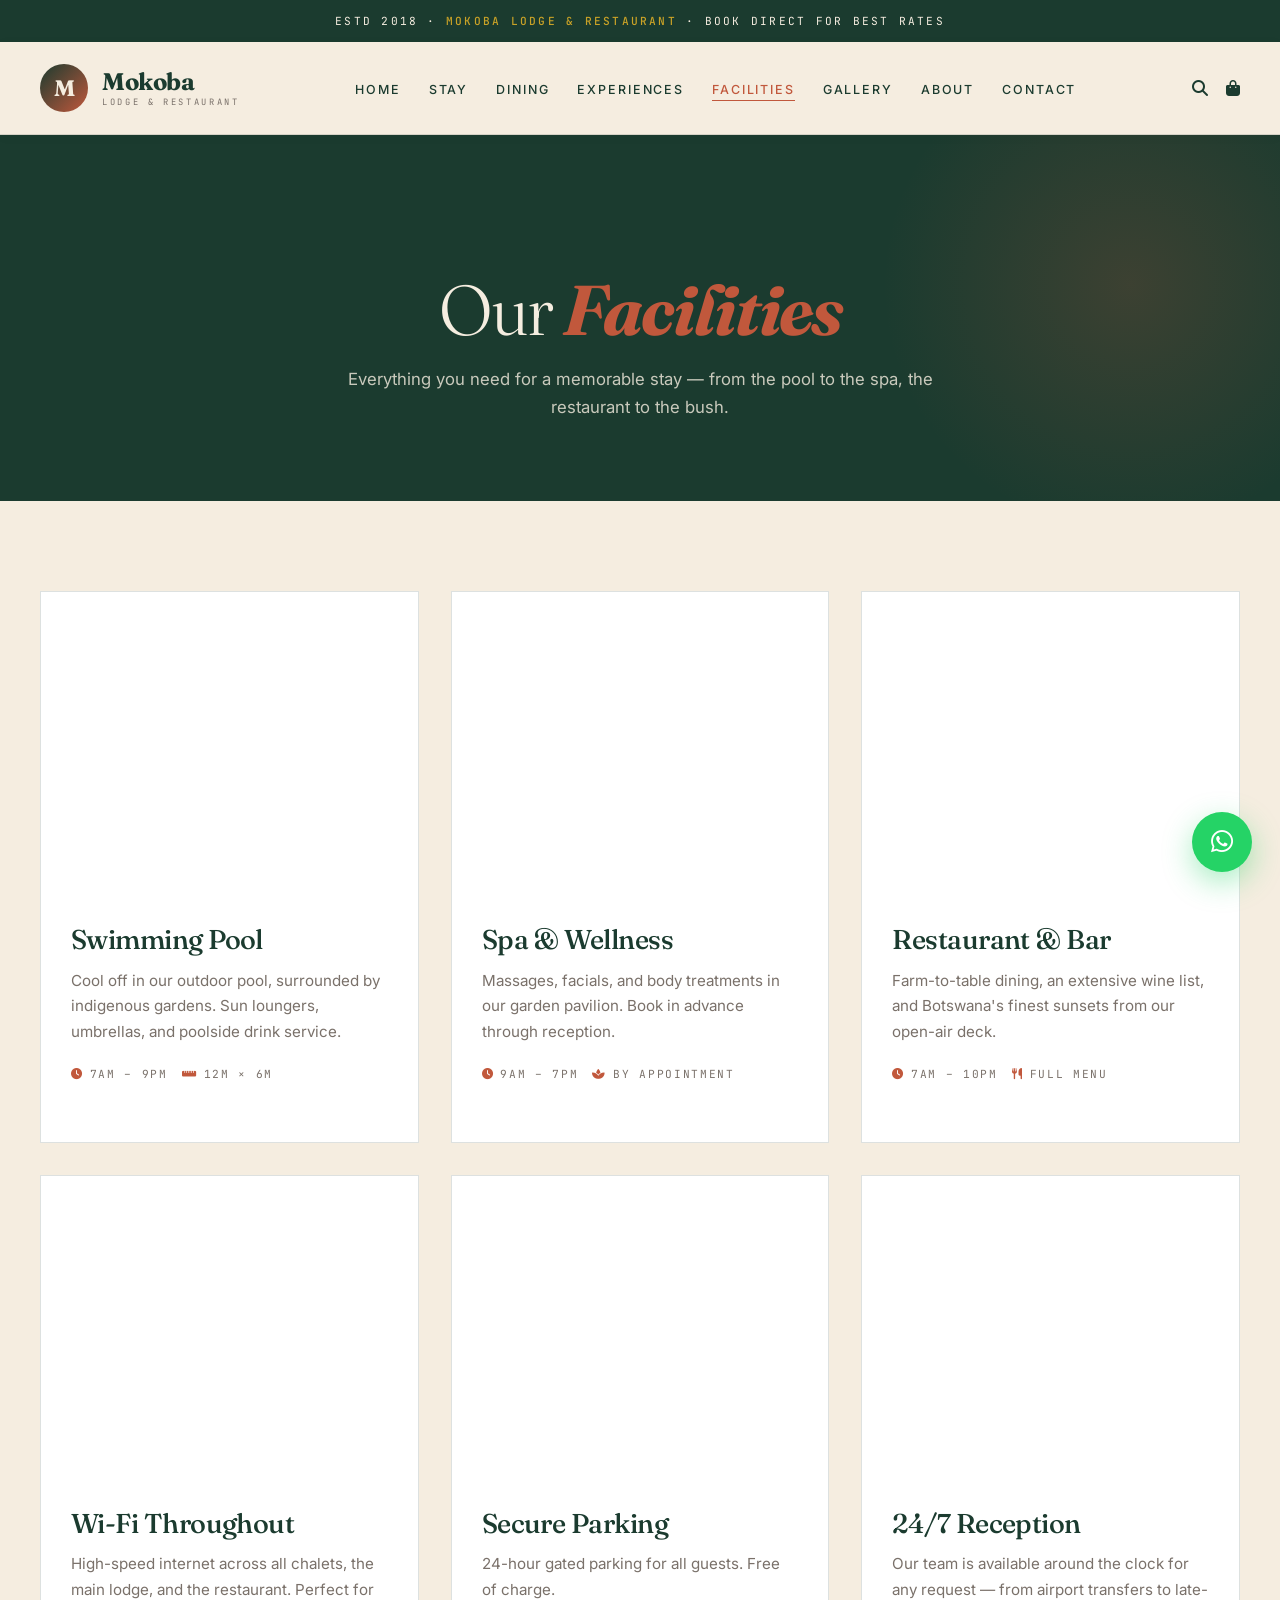
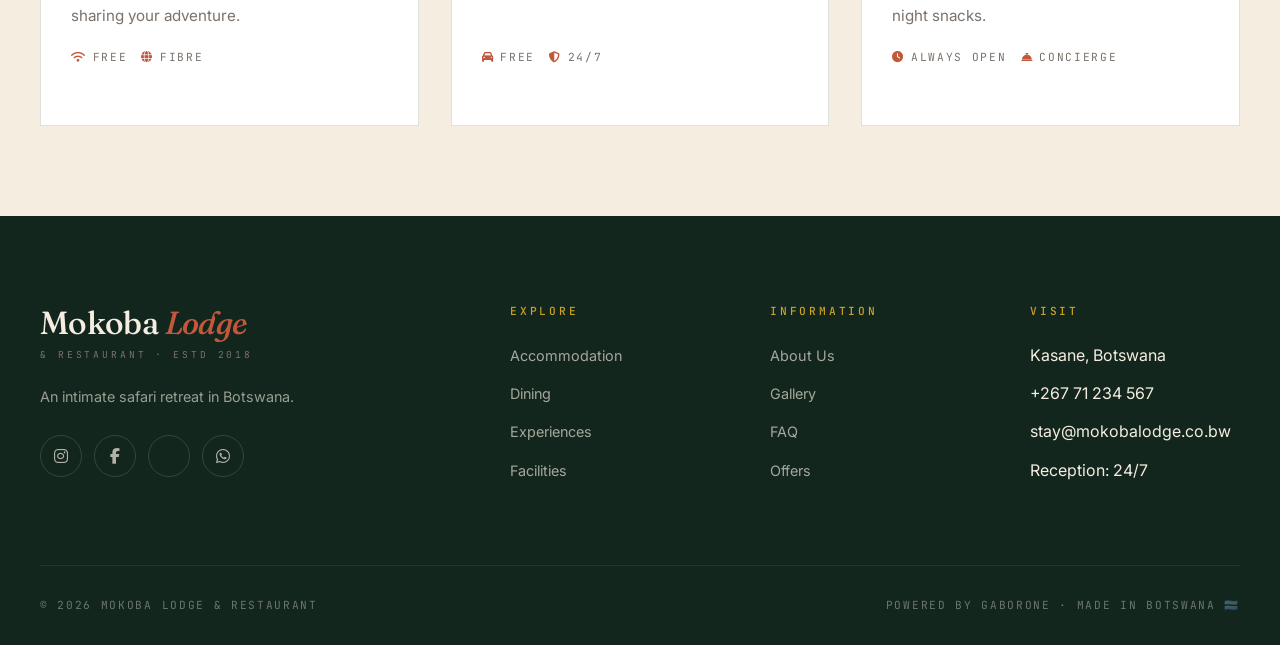
<file: facilities.html>
<!DOCTYPE html>
<html lang="en">
<head>
    <meta charset="UTF-8">
    <meta name="viewport" content="width=device-width, initial-scale=1.0">
    <title>Facilities | Mokoba Lodge & Restaurant</title>
    <link rel="stylesheet" href="https://cdnjs.cloudflare.com/ajax/libs/font-awesome/6.4.0/css/all.min.css">
    <link href="https://fonts.googleapis.com/css2?family=Fraunces:ital,opsz,wght@0,9..144,300;0,9..144,500;0,9..144,700;1,9..144,400&family=Inter:wght@400;500;600&family=JetBrains+Mono:wght@400;500&display=swap" rel="stylesheet">
    <link rel="stylesheet" href="style.css">
</head>
<body>
    <div class="top-bar">ESTD 2018 · <strong>MOKOBA LODGE & RESTAURANT</strong> · BOOK DIRECT FOR BEST RATES</div>
    <header>
        <div class="container nav-container">
            <a href="index.html" class="logo">
                <div class="logo-mark">M</div>
                <div class="logo-text">Mokoba<small>LODGE & RESTAURANT</small></div>
            </a>
            <nav>
                <ul>
                    <li><a href="index.html">Home</a></li>
                    <li><a href="accommodation.html">Stay</a></li>
                    <li><a href="dining.html">Dining</a></li>
                    <li><a href="experiences.html">Experiences</a></li>
                    <li><a href="facilities.html" class="active">Facilities</a></li>
                    <li><a href="gallery.html">Gallery</a></li>
                    <li><a href="about.html">About</a></li>
                    <li><a href="contact.html">Contact</a></li>
                </ul>
            </nav>
            <div class="nav-icons"><i class="fas fa-search"></i><i class="fas fa-shopping-bag"></i></div>
        </div>
    </header>

    <section class="page-hero">
        <h1>Our <em>Facilities</em></h1>
        <p>Everything you need for a memorable stay — from the pool to the spa, the restaurant to the bush.</p>
    </section>

    <main class="container">
        <div class="cards-grid">
            <div class="card">
                <div class="card-img" style="background-image: url('https://images.unsplash.com/photo-1571003123894-1f0594d2b5d9?ixlib=rb-4.0.3&auto=format&fit=crop&w=800&q=80');"></div>
                <div class="card-content">
                    <h3>Swimming Pool</h3>
                    <p>Cool off in our outdoor pool, surrounded by indigenous gardens. Sun loungers, umbrellas, and poolside drink service.</p>
                    <div class="card-meta">
                        <span><i class="fas fa-clock"></i> 7AM – 9PM</span>
                        <span><i class="fas fa-ruler-horizontal"></i> 12m × 6m</span>
                    </div>
                </div>
            </div>
            <div class="card">
                <div class="card-img" style="background-image: url('https://images.unsplash.com/photo-1544161515-4ab6ce6db874?ixlib=rb-4.0.3&auto=format&fit=crop&w=800&q=80');"></div>
                <div class="card-content">
                    <h3>Spa & Wellness</h3>
                    <p>Massages, facials, and body treatments in our garden pavilion. Book in advance through reception.</p>
                    <div class="card-meta">
                        <span><i class="fas fa-clock"></i> 9AM – 7PM</span>
                        <span><i class="fas fa-spa"></i> By Appointment</span>
                    </div>
                </div>
            </div>
            <div class="card">
                <div class="card-img" style="background-image: url('https://images.unsplash.com/photo-1552566626-52f8b828add9?ixlib=rb-4.0.3&auto=format&fit=crop&w=800&q=80');"></div>
                <div class="card-content">
                    <h3>Restaurant & Bar</h3>
                    <p>Farm-to-table dining, an extensive wine list, and Botswana's finest sunsets from our open-air deck.</p>
                    <div class="card-meta">
                        <span><i class="fas fa-clock"></i> 7AM – 10PM</span>
                        <span><i class="fas fa-utensils"></i> Full Menu</span>
                    </div>
                </div>
            </div>
            <div class="card">
                <div class="card-img" style="background-image: url('https://images.unsplash.com/photo-1540541338287-41700207dee6?ixlib=rb-4.0.3&auto=format&fit=crop&w=800&q=80');"></div>
                <div class="card-content">
                    <h3>Wi-Fi Throughout</h3>
                    <p>High-speed internet across all chalets, the main lodge, and the restaurant. Perfect for sharing your adventure.</p>
                    <div class="card-meta">
                        <span><i class="fas fa-wifi"></i> Free</span>
                        <span><i class="fas fa-globe"></i> Fibre</span>
                    </div>
                </div>
            </div>
            <div class="card">
                <div class="card-img" style="background-image: url('https://images.unsplash.com/photo-1596394516093-501ba68a0ba6?ixlib=rb-4.0.3&auto=format&fit=crop&w=800&q=80');"></div>
                <div class="card-content">
                    <h3>Secure Parking</h3>
                    <p>24-hour gated parking for all guests. Free of charge.</p>
                    <div class="card-meta">
                        <span><i class="fas fa-car"></i> Free</span>
                        <span><i class="fas fa-shield-alt"></i> 24/7</span>
                    </div>
                </div>
            </div>
            <div class="card">
                <div class="card-img" style="background-image: url('https://images.unsplash.com/photo-1551882547-ff40c63fe5fa?ixlib=rb-4.0.3&auto=format&fit=crop&w=800&q=80');"></div>
                <div class="card-content">
                    <h3>24/7 Reception</h3>
                    <p>Our team is available around the clock for any request — from airport transfers to late-night snacks.</p>
                    <div class="card-meta">
                        <span><i class="fas fa-clock"></i> Always Open</span>
                        <span><i class="fas fa-concierge-bell"></i> Concierge</span>
                    </div>
                </div>
            </div>
        </div>
    </main>

    <footer>
        <div class="container">
            <div class="footer-top">
                <div class="footer-brand">
                    <h3>Mokoba <span>Lodge</span></h3>
                    <small>& RESTAURANT · ESTD 2018</small>
                    <p>An intimate safari retreat in Botswana.</p>
                    <div class="footer-socials">
                        <a href="#"><i class="fab fa-instagram"></i></a>
                        <a href="#"><i class="fab fa-facebook-f"></i></a>
                        <a href="#"><i class="fab fa-tripadvisor"></i></a>
                        <a href="#"><i class="fab fa-whatsapp"></i></a>
                    </div>
                </div>
                <div class="footer-col"><h4>Explore</h4><ul>
                    <li><a href="accommodation.html">Accommodation</a></li>
                    <li><a href="dining.html">Dining</a></li>
                    <li><a href="experiences.html">Experiences</a></li>
                    <li><a href="facilities.html">Facilities</a></li>
                </ul></div>
                <div class="footer-col"><h4>Information</h4><ul>
                    <li><a href="about.html">About Us</a></li>
                    <li><a href="gallery.html">Gallery</a></li>
                    <li><a href="faq.html">FAQ</a></li>
                    <li><a href="offers.html">Offers</a></li>
                </ul></div>
                <div class="footer-col"><h4>Visit</h4><ul>
                    <li>Kasane, Botswana</li>
                    <li>+267 71 234 567</li>
                    <li>stay@mokobalodge.co.bw</li>
                    <li>Reception: 24/7</li>
                </ul></div>
            </div>
            <div class="footer-bottom">
                <span>© 2026 MOKOBA LODGE & RESTAURANT</span>
                <span>POWERED BY GABORONE · MADE IN BOTSWANA 🇧🇼</span>
            </div>
        </div>
    </footer>
    <a href="https://wa.me/26771234567" class="whatsapp-float" target="_blank"><i class="fab fa-whatsapp"></i></a>
    <script src="main.js"></script>
</body>
</html>
</file>
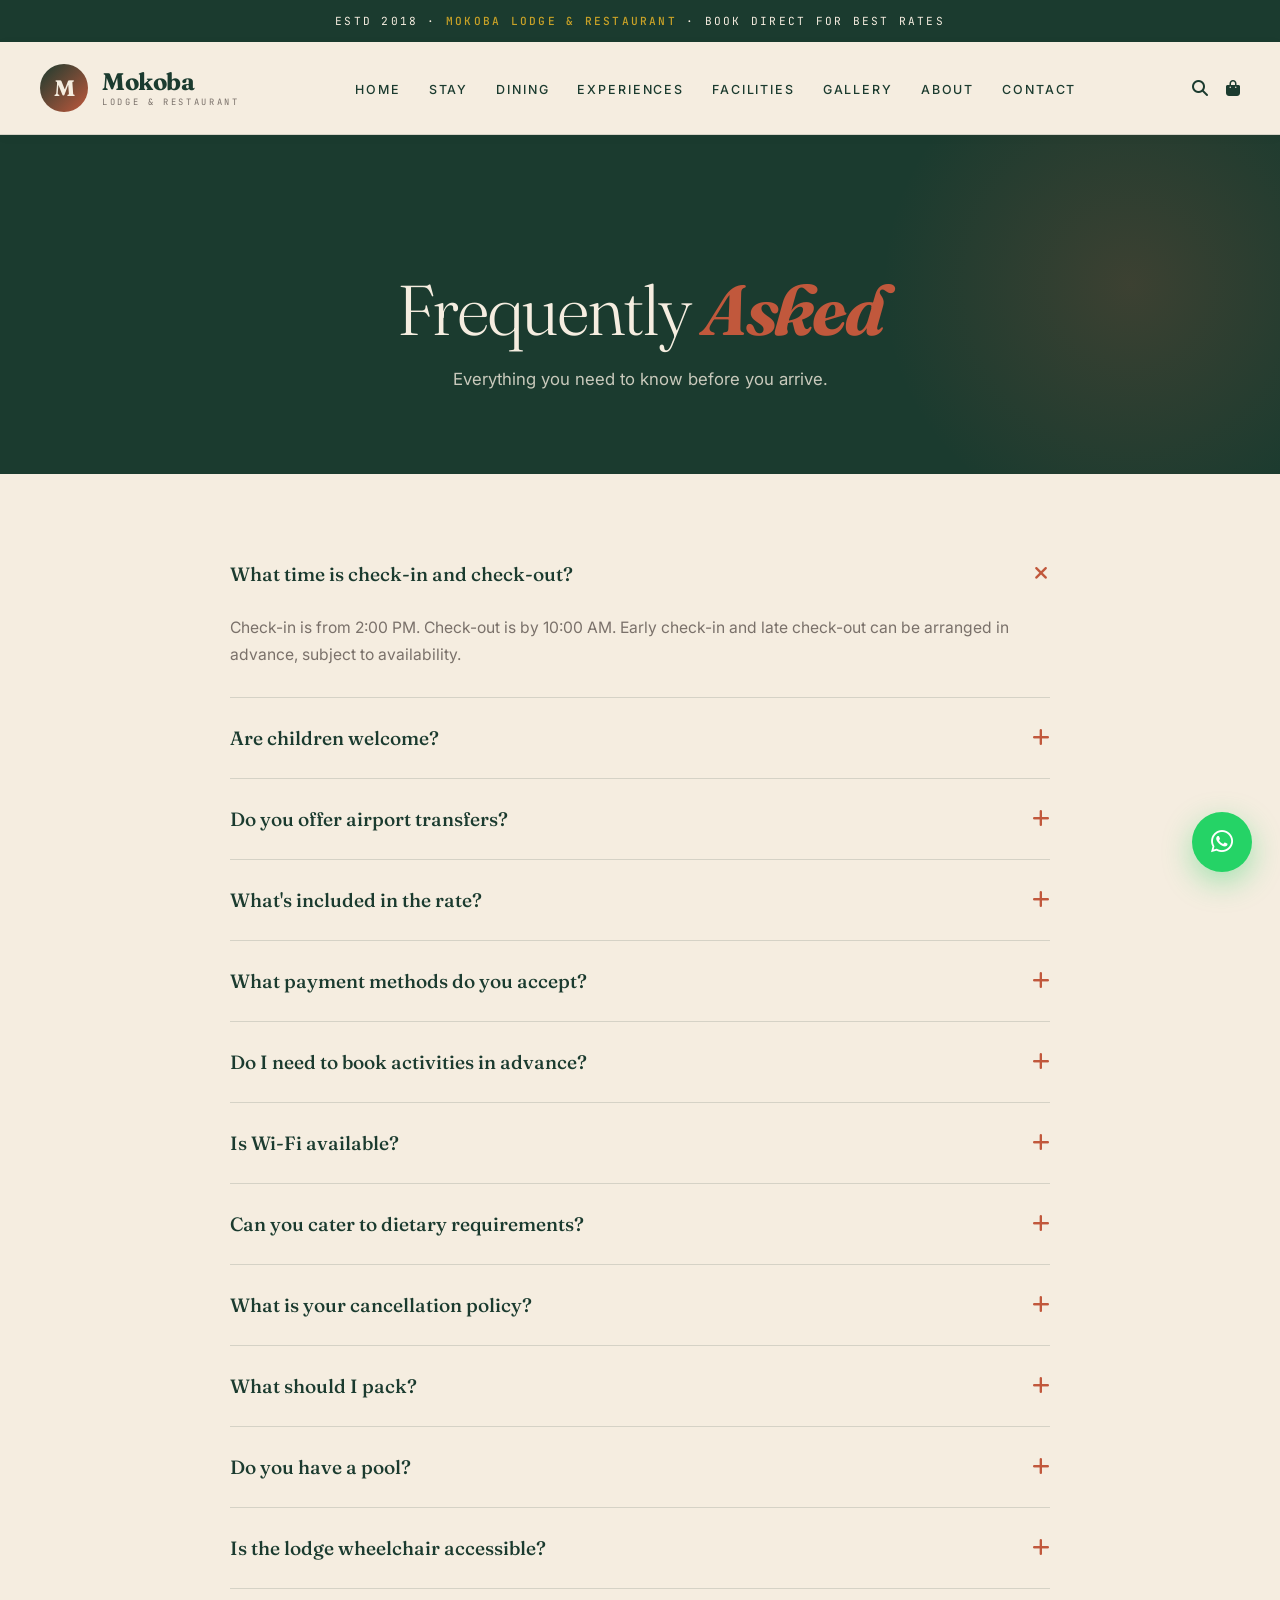
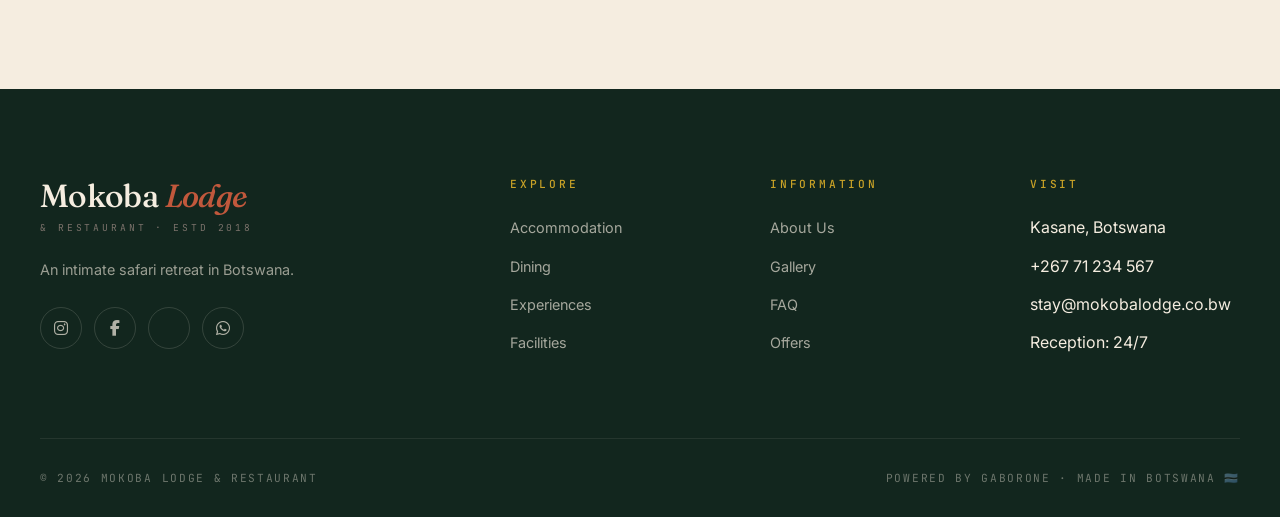
<file: faq.html>
<!DOCTYPE html>
<html lang="en">
<head>
    <meta charset="UTF-8">
    <meta name="viewport" content="width=device-width, initial-scale=1.0">
    <title>FAQ | Mokoba Lodge & Restaurant</title>
    <link rel="stylesheet" href="https://cdnjs.cloudflare.com/ajax/libs/font-awesome/6.4.0/css/all.min.css">
    <link href="https://fonts.googleapis.com/css2?family=Fraunces:ital,opsz,wght@0,9..144,300;0,9..144,500;0,9..144,700;1,9..144,400&family=Inter:wght@400;500;600&family=JetBrains+Mono:wght@400;500&display=swap" rel="stylesheet">
    <link rel="stylesheet" href="style.css">
</head>
<body>
    <div class="top-bar">ESTD 2018 · <strong>MOKOBA LODGE & RESTAURANT</strong> · BOOK DIRECT FOR BEST RATES</div>
    <header>
        <div class="container nav-container">
            <a href="index.html" class="logo">
                <div class="logo-mark">M</div>
                <div class="logo-text">Mokoba<small>LODGE & RESTAURANT</small></div>
            </a>
            <nav>
                <ul>
                    <li><a href="index.html">Home</a></li>
                    <li><a href="accommodation.html">Stay</a></li>
                    <li><a href="dining.html">Dining</a></li>
                    <li><a href="experiences.html">Experiences</a></li>
                    <li><a href="facilities.html">Facilities</a></li>
                    <li><a href="gallery.html">Gallery</a></li>
                    <li><a href="about.html">About</a></li>
                    <li><a href="contact.html">Contact</a></li>
                </ul>
            </nav>
            <div class="nav-icons"><i class="fas fa-search"></i><i class="fas fa-shopping-bag"></i></div>
        </div>
    </header>

    <section class="page-hero">
        <h1>Frequently <em>Asked</em></h1>
        <p>Everything you need to know before you arrive.</p>
    </section>

    <main class="container" style="padding: 60px 40px 100px; max-width: 900px;">
        <div class="faq-item open">
            <button class="faq-question" onclick="toggleFaq(this)">What time is check-in and check-out? <i class="fas fa-plus"></i></button>
            <div class="faq-answer">Check-in is from 2:00 PM. Check-out is by 10:00 AM. Early check-in and late check-out can be arranged in advance, subject to availability.</div>
        </div>
        <div class="faq-item">
            <button class="faq-question" onclick="toggleFaq(this)">Are children welcome? <i class="fas fa-plus"></i></button>
            <div class="faq-answer">Absolutely. We are a family-friendly lodge. Children of all ages are welcome, and we have a dedicated kids menu at the restaurant. Family Chalets are designed for larger groups.</div>
        </div>
        <div class="faq-item">
            <button class="faq-question" onclick="toggleFaq(this)">Do you offer airport transfers? <i class="fas fa-plus"></i></button>
            <div class="faq-answer">Yes. We offer complimentary transfers from Kasane International Airport for guests booking Direct or on Full Board. Please share your flight details at least 48 hours before arrival.</div>
        </div>
        <div class="faq-item">
            <button class="faq-question" onclick="toggleFaq(this)">What's included in the rate? <i class="fas fa-plus"></i></button>
            <div class="faq-answer">Rates include accommodation and access to all lodge facilities (pool, Wi-Fi, gardens). We offer Room Only, Bed & Breakfast, Half Board, and Full Board options. Activities are priced separately.</div>
        </div>
        <div class="faq-item">
            <button class="faq-question" onclick="toggleFaq(this)">What payment methods do you accept? <i class="fas fa-plus"></i></button>
            <div class="faq-answer">We accept cash (BWP), bank transfers, all major credit/debit cards, and mobile money (Orange Money, MyZaka). International guests can pay via DPO Pay or Stripe.</div>
        </div>
        <div class="faq-item">
            <button class="faq-question" onclick="toggleFaq(this)">Do I need to book activities in advance? <i class="fas fa-plus"></i></button>
            <div class="faq-answer">Yes, especially during peak season (June-October). We recommend booking game drives and boat cruises at least 2 weeks before arrival. Message us on WhatsApp for instant availability.</div>
        </div>
        <div class="faq-item">
            <button class="faq-question" onclick="toggleFaq(this)">Is Wi-Fi available? <i class="fas fa-plus"></i></button>
            <div class="faq-answer">Yes, complimentary high-speed Wi-Fi is available throughout the lodge — chalets, restaurant, pool area, and gardens.</div>
        </div>
        <div class="faq-item">
            <button class="faq-question" onclick="toggleFaq(this)">Can you cater to dietary requirements? <i class="fas fa-plus"></i></button>
            <div class="faq-answer">Yes. We cater for vegetarian, vegan, halal, gluten-free, and nut-free diets. Please let us know when booking so our chef can prepare.</div>
        </div>
        <div class="faq-item">
            <button class="faq-question" onclick="toggleFaq(this)">What is your cancellation policy? <i class="fas fa-plus"></i></button>
            <div class="faq-answer">Free cancellation up to 7 days before check-in. 50% refund for cancellations made 3-7 days before. No refund for cancellations within 72 hours. Peak season bookings require 14 days notice.</div>
        </div>
        <div class="faq-item">
            <button class="faq-question" onclick="toggleFaq(this)">What should I pack? <i class="fas fa-plus"></i></button>
            <div class="faq-answer">Light, neutral-coloured clothing (khaki, olive, beige), a warm layer for early morning game drives, comfortable walking shoes, sun hat, sunscreen, insect repellent, camera, and binoculars. We're in a malaria area — consult your travel doctor.</div>
        </div>
        <div class="faq-item">
            <button class="faq-question" onclick="toggleFaq(this)">Do you have a pool? <i class="fas fa-plus"></i></button>
            <div class="faq-answer">Yes, we have an outdoor swimming pool with loungers and poolside drink service, open daily from 7AM to 9PM.</div>
        </div>
        <div class="faq-item">
            <button class="faq-question" onclick="toggleFaq(this)">Is the lodge wheelchair accessible? <i class="fas fa-plus"></i></button>
            <div class="faq-answer">Partially. The main lodge, restaurant, and two of our chalets are wheelchair-friendly. Please let us know your requirements when booking so we can assign you the appropriate chalet.</div>
        </div>
    </main>

    <footer>
        <div class="container">
            <div class="footer-top">
                <div class="footer-brand">
                    <h3>Mokoba <span>Lodge</span></h3>
                    <small>& RESTAURANT · ESTD 2018</small>
                    <p>An intimate safari retreat in Botswana.</p>
                    <div class="footer-socials">
                        <a href="#"><i class="fab fa-instagram"></i></a>
                        <a href="#"><i class="fab fa-facebook-f"></i></a>
                        <a href="#"><i class="fab fa-tripadvisor"></i></a>
                        <a href="#"><i class="fab fa-whatsapp"></i></a>
                    </div>
                </div>
                <div class="footer-col"><h4>Explore</h4><ul>
                    <li><a href="accommodation.html">Accommodation</a></li>
                    <li><a href="dining.html">Dining</a></li>
                    <li><a href="experiences.html">Experiences</a></li>
                    <li><a href="facilities.html">Facilities</a></li>
                </ul></div>
                <div class="footer-col"><h4>Information</h4><ul>
                    <li><a href="about.html">About Us</a></li>
                    <li><a href="gallery.html">Gallery</a></li>
                    <li><a href="faq.html">FAQ</a></li>
                    <li><a href="offers.html">Offers</a></li>
                </ul></div>
                <div class="footer-col"><h4>Visit</h4><ul>
                    <li>Kasane, Botswana</li>
                    <li>+267 71 234 567</li>
                    <li>stay@mokobalodge.co.bw</li>
                    <li>Reception: 24/7</li>
                </ul></div>
            </div>
            <div class="footer-bottom">
                <span>© 2026 MOKOBA LODGE & RESTAURANT</span>
                <span>POWERED BY GABORONE · MADE IN BOTSWANA 🇧🇼</span>
            </div>
        </div>
    </footer>
    <a href="https://wa.me/26771234567" class="whatsapp-float" target="_blank"><i class="fab fa-whatsapp"></i></a>
    <script src="main.js"></script>
</body>
</html>
</file>
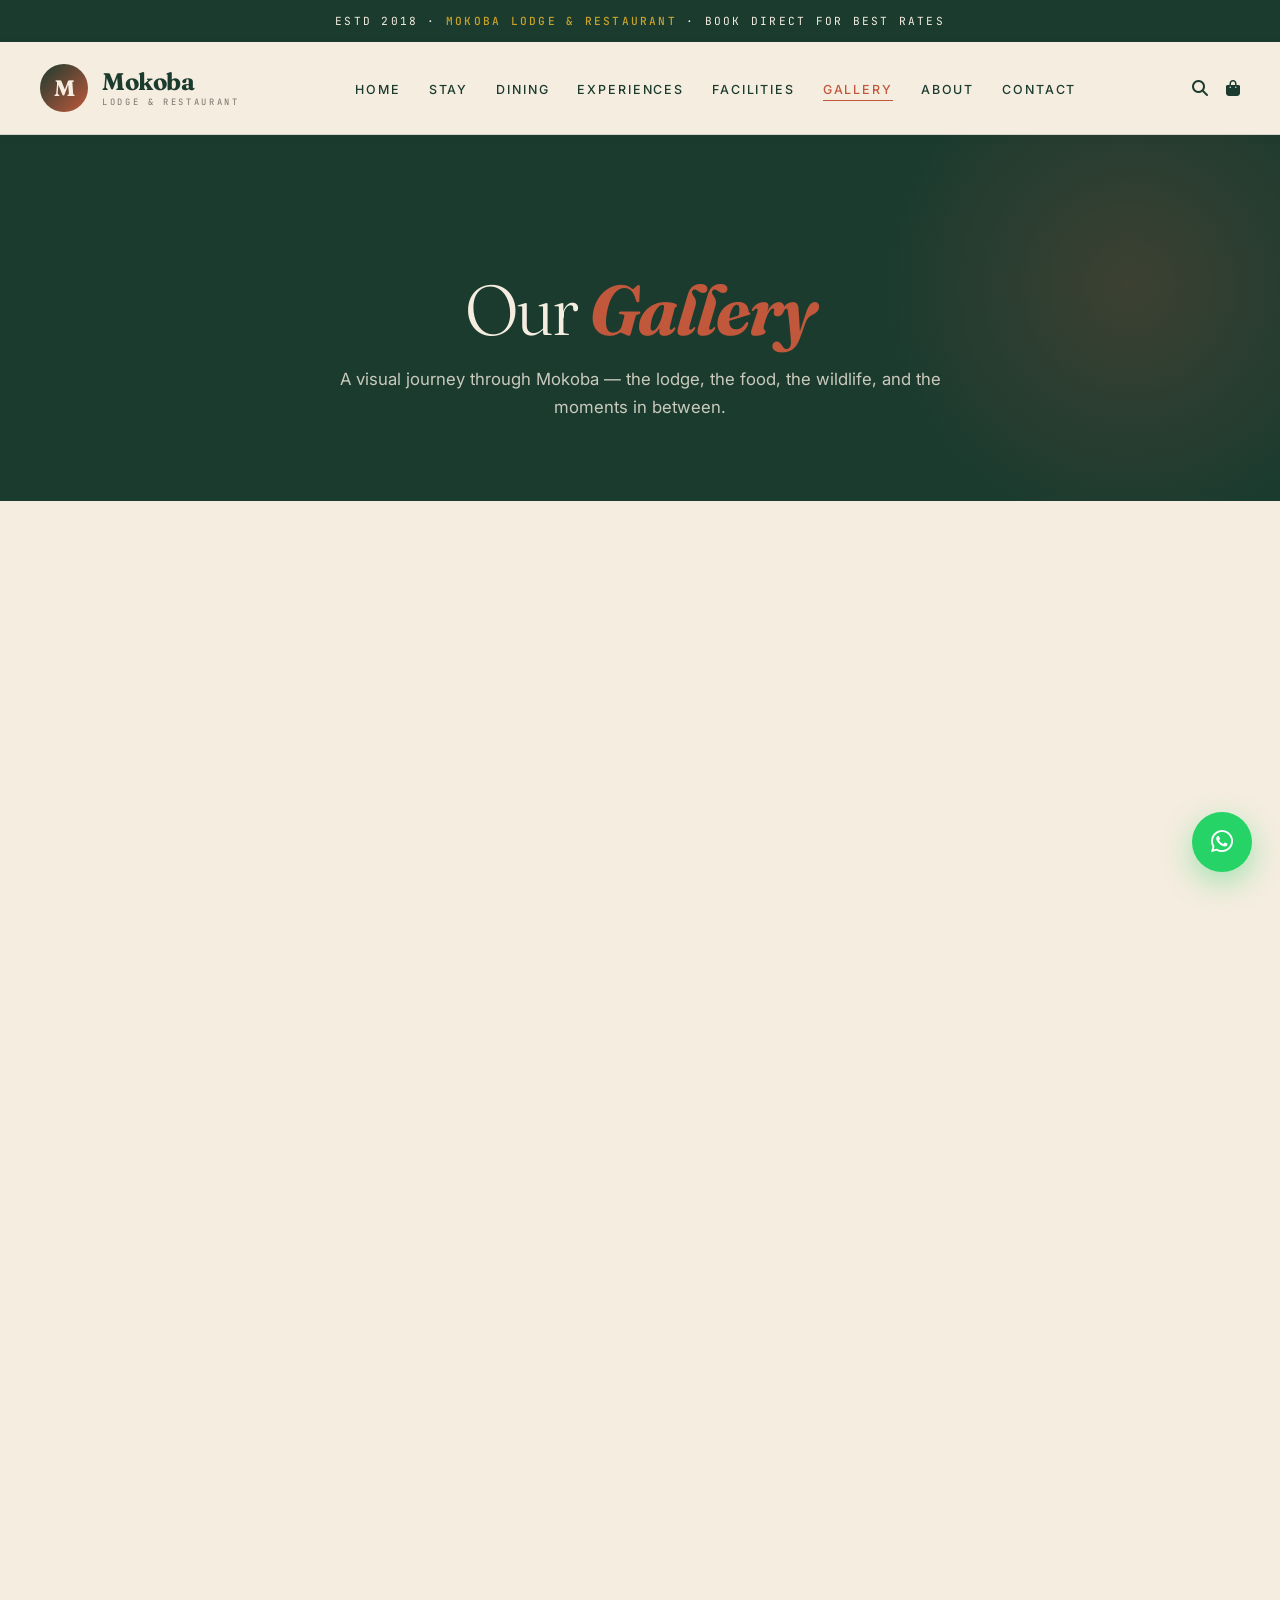
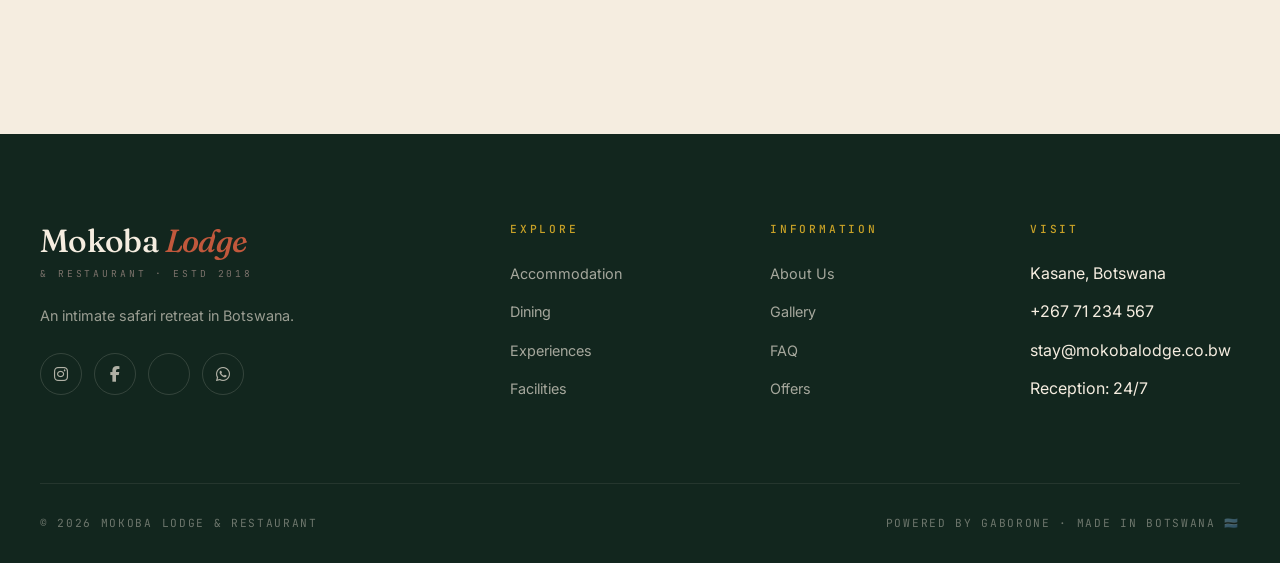
<file: gallery.html>
<!DOCTYPE html>
<html lang="en">
<head>
    <meta charset="UTF-8">
    <meta name="viewport" content="width=device-width, initial-scale=1.0">
    <title>Gallery | Mokoba Lodge & Restaurant</title>
    <link rel="stylesheet" href="https://cdnjs.cloudflare.com/ajax/libs/font-awesome/6.4.0/css/all.min.css">
    <link href="https://fonts.googleapis.com/css2?family=Fraunces:ital,opsz,wght@0,9..144,300;0,9..144,500;0,9..144,700;1,9..144,400&family=Inter:wght@400;500;600&family=JetBrains+Mono:wght@400;500&display=swap" rel="stylesheet">
    <link rel="stylesheet" href="style.css">
</head>
<body>
    <div class="top-bar">ESTD 2018 · <strong>MOKOBA LODGE & RESTAURANT</strong> · BOOK DIRECT FOR BEST RATES</div>
    <header>
        <div class="container nav-container">
            <a href="index.html" class="logo">
                <div class="logo-mark">M</div>
                <div class="logo-text">Mokoba<small>LODGE & RESTAURANT</small></div>
            </a>
            <nav>
                <ul>
                    <li><a href="index.html">Home</a></li>
                    <li><a href="accommodation.html">Stay</a></li>
                    <li><a href="dining.html">Dining</a></li>
                    <li><a href="experiences.html">Experiences</a></li>
                    <li><a href="facilities.html">Facilities</a></li>
                    <li><a href="gallery.html" class="active">Gallery</a></li>
                    <li><a href="about.html">About</a></li>
                    <li><a href="contact.html">Contact</a></li>
                </ul>
            </nav>
            <div class="nav-icons"><i class="fas fa-search"></i><i class="fas fa-shopping-bag"></i></div>
        </div>
    </header>

    <section class="page-hero">
        <h1>Our <em>Gallery</em></h1>
        <p>A visual journey through Mokoba — the lodge, the food, the wildlife, and the moments in between.</p>
    </section>

    <main class="container">
        <div class="gallery-grid">
            <div class="gallery-item" style="background-image: url('https://images.unsplash.com/photo-1566073771259-6a8506099945?ixlib=rb-4.0.3&auto=format&fit=crop&w=800&q=80');"></div>
            <div class="gallery-item" style="background-image: url('https://images.unsplash.com/photo-1516426122078-c23e76319801?ixlib=rb-4.0.3&auto=format&fit=crop&w=800&q=80');"></div>
            <div class="gallery-item" style="background-image: url('https://images.unsplash.com/photo-1611892440504-42a792e24d32?ixlib=rb-4.0.3&auto=format&fit=crop&w=800&q=80');"></div>
            <div class="gallery-item" style="background-image: url('https://images.unsplash.com/photo-1414235077428-338989a2e8c0?ixlib=rb-4.0.3&auto=format&fit=crop&w=800&q=80');"></div>
            <div class="gallery-item" style="background-image: url('https://images.unsplash.com/photo-1523805009345-7448845a9e53?ixlib=rb-4.0.3&auto=format&fit=crop&w=800&q=80');"></div>
            <div class="gallery-item" style="background-image: url('https://images.unsplash.com/photo-1582719478250-c89cae4dc85b?ixlib=rb-4.0.3&auto=format&fit=crop&w=800&q=80');"></div>
            <div class="gallery-item" style="background-image: url('https://images.unsplash.com/photo-1547970810-dc1eac37d174?ixlib=rb-4.0.3&auto=format&fit=crop&w=800&q=80');"></div>
            <div class="gallery-item" style="background-image: url('https://images.unsplash.com/photo-1571003123894-1f0594d2b5d9?ixlib=rb-4.0.3&auto=format&fit=crop&w=800&q=80');"></div>
            <div class="gallery-item" style="background-image: url('https://images.unsplash.com/photo-1552566626-52f8b828add9?ixlib=rb-4.0.3&auto=format&fit=crop&w=800&q=80');"></div>
            <div class="gallery-item" style="background-image: url('https://images.unsplash.com/photo-1587174486073-ae5e5cff23aa?ixlib=rb-4.0.3&auto=format&fit=crop&w=800&q=80');"></div>
            <div class="gallery-item" style="background-image: url('https://images.unsplash.com/photo-1544161515-4ab6ce6db874?ixlib=rb-4.0.3&auto=format&fit=crop&w=800&q=80');"></div>
            <div class="gallery-item" style="background-image: url('https://images.unsplash.com/photo-1533587851505-d119e13fa0d7?ixlib=rb-4.0.3&auto=format&fit=crop&w=800&q=80');"></div>
        </div>
    </main>

    <footer>
        <div class="container">
            <div class="footer-top">
                <div class="footer-brand">
                    <h3>Mokoba <span>Lodge</span></h3>
                    <small>& RESTAURANT · ESTD 2018</small>
                    <p>An intimate safari retreat in Botswana.</p>
                    <div class="footer-socials">
                        <a href="#"><i class="fab fa-instagram"></i></a>
                        <a href="#"><i class="fab fa-facebook-f"></i></a>
                        <a href="#"><i class="fab fa-tripadvisor"></i></a>
                        <a href="#"><i class="fab fa-whatsapp"></i></a>
                    </div>
                </div>
                <div class="footer-col"><h4>Explore</h4><ul>
                    <li><a href="accommodation.html">Accommodation</a></li>
                    <li><a href="dining.html">Dining</a></li>
                    <li><a href="experiences.html">Experiences</a></li>
                    <li><a href="facilities.html">Facilities</a></li>
                </ul></div>
                <div class="footer-col"><h4>Information</h4><ul>
                    <li><a href="about.html">About Us</a></li>
                    <li><a href="gallery.html">Gallery</a></li>
                    <li><a href="faq.html">FAQ</a></li>
                    <li><a href="offers.html">Offers</a></li>
                </ul></div>
                <div class="footer-col"><h4>Visit</h4><ul>
                    <li>Kasane, Botswana</li>
                    <li>+267 71 234 567</li>
                    <li>stay@mokobalodge.co.bw</li>
                    <li>Reception: 24/7</li>
                </ul></div>
            </div>
            <div class="footer-bottom">
                <span>© 2026 MOKOBA LODGE & RESTAURANT</span>
                <span>POWERED BY GABORONE · MADE IN BOTSWANA 🇧🇼</span>
            </div>
        </div>
    </footer>
    <a href="https://wa.me/26771234567" class="whatsapp-float" target="_blank"><i class="fab fa-whatsapp"></i></a>
    <script src="main.js"></script>
</body>
</html>
</file>
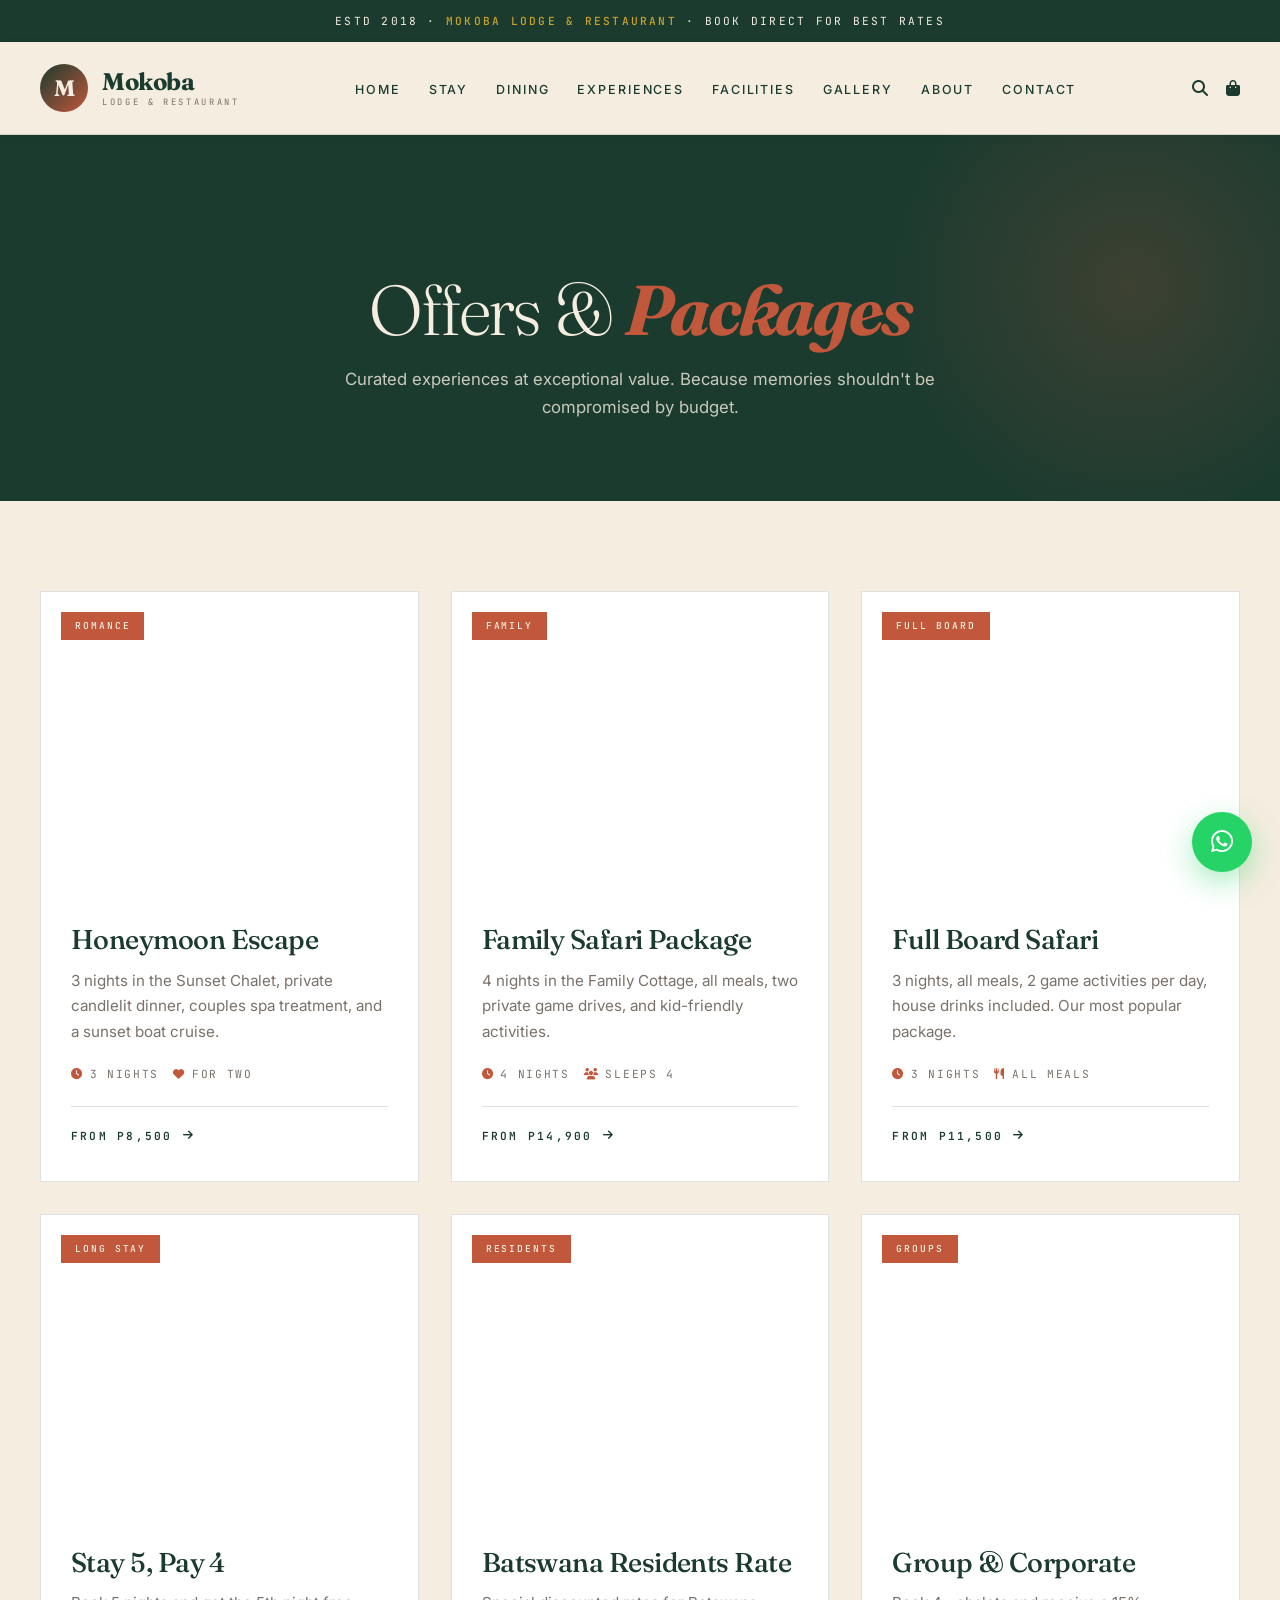
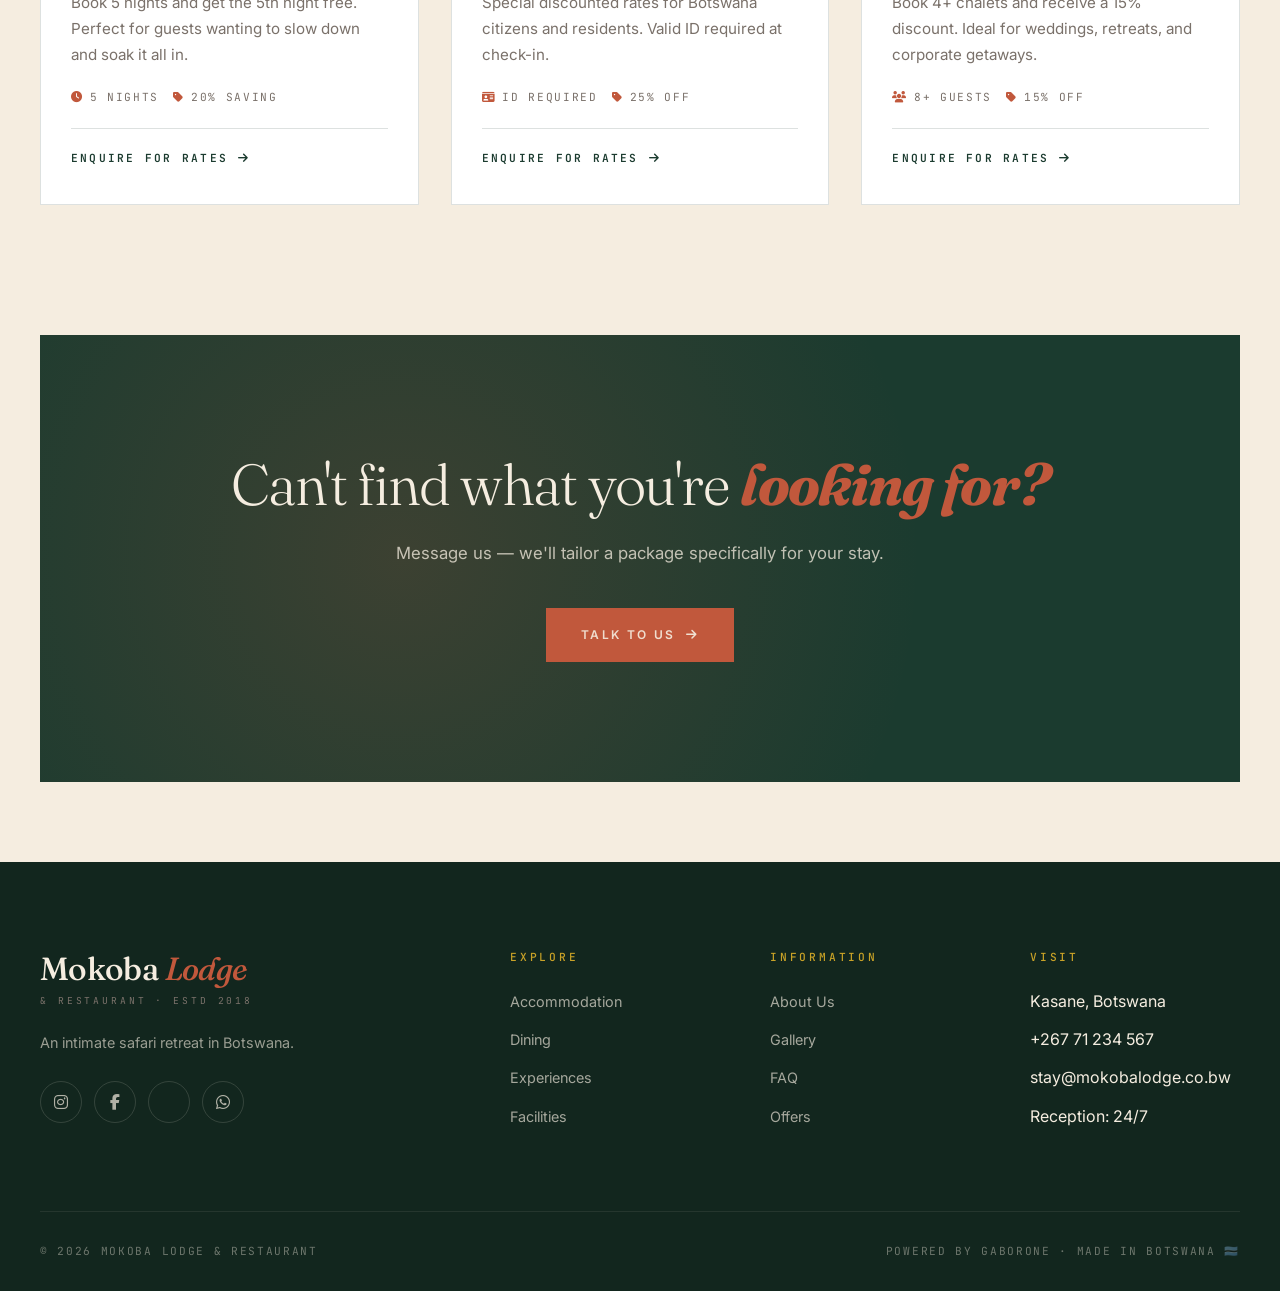
<file: offers.html>
<!DOCTYPE html>
<html lang="en">
<head>
    <meta charset="UTF-8">
    <meta name="viewport" content="width=device-width, initial-scale=1.0">
    <title>Offers & Packages | Mokoba Lodge & Restaurant</title>
    <link rel="stylesheet" href="https://cdnjs.cloudflare.com/ajax/libs/font-awesome/6.4.0/css/all.min.css">
    <link href="https://fonts.googleapis.com/css2?family=Fraunces:ital,opsz,wght@0,9..144,300;0,9..144,500;0,9..144,700;1,9..144,400&family=Inter:wght@400;500;600&family=JetBrains+Mono:wght@400;500&display=swap" rel="stylesheet">
    <link rel="stylesheet" href="style.css">
</head>
<body>
    <div class="top-bar">ESTD 2018 · <strong>MOKOBA LODGE & RESTAURANT</strong> · BOOK DIRECT FOR BEST RATES</div>
    <header>
        <div class="container nav-container">
            <a href="index.html" class="logo">
                <div class="logo-mark">M</div>
                <div class="logo-text">Mokoba<small>LODGE & RESTAURANT</small></div>
            </a>
            <nav>
                <ul>
                    <li><a href="index.html">Home</a></li>
                    <li><a href="accommodation.html">Stay</a></li>
                    <li><a href="dining.html">Dining</a></li>
                    <li><a href="experiences.html">Experiences</a></li>
                    <li><a href="facilities.html">Facilities</a></li>
                    <li><a href="gallery.html">Gallery</a></li>
                    <li><a href="about.html">About</a></li>
                    <li><a href="contact.html">Contact</a></li>
                </ul>
            </nav>
            <div class="nav-icons"><i class="fas fa-search"></i><i class="fas fa-shopping-bag"></i></div>
        </div>
    </header>

    <section class="page-hero">
        <h1>Offers & <em>Packages</em></h1>
        <p>Curated experiences at exceptional value. Because memories shouldn't be compromised by budget.</p>
    </section>

    <main class="container">
        <div class="cards-grid">
            <div class="card">
                <div class="card-img" style="background-image: url('https://images.unsplash.com/photo-1547970810-dc1eac37d174?ixlib=rb-4.0.3&auto=format&fit=crop&w=800&q=80');">
                    <span class="card-badge">Romance</span>
                </div>
                <div class="card-content">
                    <h3>Honeymoon Escape</h3>
                    <p>3 nights in the Sunset Chalet, private candlelit dinner, couples spa treatment, and a sunset boat cruise.</p>
                    <div class="card-meta">
                        <span><i class="fas fa-clock"></i> 3 Nights</span>
                        <span><i class="fas fa-heart"></i> For Two</span>
                    </div>
                    <span class="card-link">From P8,500 <i class="fas fa-arrow-right"></i></span>
                </div>
            </div>
            <div class="card">
                <div class="card-img" style="background-image: url('https://images.unsplash.com/photo-1516426122078-c23e76319801?ixlib=rb-4.0.3&auto=format&fit=crop&w=800&q=80');">
                    <span class="card-badge">Family</span>
                </div>
                <div class="card-content">
                    <h3>Family Safari Package</h3>
                    <p>4 nights in the Family Cottage, all meals, two private game drives, and kid-friendly activities.</p>
                    <div class="card-meta">
                        <span><i class="fas fa-clock"></i> 4 Nights</span>
                        <span><i class="fas fa-users"></i> Sleeps 4</span>
                    </div>
                    <span class="card-link">From P14,900 <i class="fas fa-arrow-right"></i></span>
                </div>
            </div>
            <div class="card">
                <div class="card-img" style="background-image: url('https://images.unsplash.com/photo-1552566626-52f8b828add9?ixlib=rb-4.0.3&auto=format&fit=crop&w=800&q=80');">
                    <span class="card-badge">Full Board</span>
                </div>
                <div class="card-content">
                    <h3>Full Board Safari</h3>
                    <p>3 nights, all meals, 2 game activities per day, house drinks included. Our most popular package.</p>
                    <div class="card-meta">
                        <span><i class="fas fa-clock"></i> 3 Nights</span>
                        <span><i class="fas fa-utensils"></i> All Meals</span>
                    </div>
                    <span class="card-link">From P11,500 <i class="fas fa-arrow-right"></i></span>
                </div>
            </div>
            <div class="card">
                <div class="card-img" style="background-image: url('https://images.unsplash.com/photo-1587174486073-ae5e5cff23aa?ixlib=rb-4.0.3&auto=format&fit=crop&w=800&q=80');">
                    <span class="card-badge">Long Stay</span>
                </div>
                <div class="card-content">
                    <h3>Stay 5, Pay 4</h3>
                    <p>Book 5 nights and get the 5th night free. Perfect for guests wanting to slow down and soak it all in.</p>
                    <div class="card-meta">
                        <span><i class="fas fa-clock"></i> 5 Nights</span>
                        <span><i class="fas fa-tag"></i> 20% Saving</span>
                    </div>
                    <span class="card-link">Enquire for Rates <i class="fas fa-arrow-right"></i></span>
                </div>
            </div>
            <div class="card">
                <div class="card-img" style="background-image: url('https://images.unsplash.com/photo-1523805009345-7448845a9e53?ixlib=rb-4.0.3&auto=format&fit=crop&w=800&q=80');">
                    <span class="card-badge">Residents</span>
                </div>
                <div class="card-content">
                    <h3>Batswana Residents Rate</h3>
                    <p>Special discounted rates for Botswana citizens and residents. Valid ID required at check-in.</p>
                    <div class="card-meta">
                        <span><i class="fas fa-id-card"></i> ID Required</span>
                        <span><i class="fas fa-tag"></i> 25% Off</span>
                    </div>
                    <span class="card-link">Enquire for Rates <i class="fas fa-arrow-right"></i></span>
                </div>
            </div>
            <div class="card">
                <div class="card-img" style="background-image: url('https://images.unsplash.com/photo-1596394516093-501ba68a0ba6?ixlib=rb-4.0.3&auto=format&fit=crop&w=800&q=80');">
                    <span class="card-badge">Groups</span>
                </div>
                <div class="card-content">
                    <h3>Group & Corporate</h3>
                    <p>Book 4+ chalets and receive a 15% discount. Ideal for weddings, retreats, and corporate getaways.</p>
                    <div class="card-meta">
                        <span><i class="fas fa-users"></i> 8+ Guests</span>
                        <span><i class="fas fa-tag"></i> 15% Off</span>
                    </div>
                    <span class="card-link">Enquire for Rates <i class="fas fa-arrow-right"></i></span>
                </div>
            </div>
        </div>

        <section class="cta-banner" style="margin: 40px 0 80px;">
            <h2>Can't find what you're <em>looking for?</em></h2>
            <p>Message us — we'll tailor a package specifically for your stay.</p>
            <a href="contact.html" class="btn">Talk to Us <i class="fas fa-arrow-right"></i></a>
        </section>
    </main>

    <footer>
        <div class="container">
            <div class="footer-top">
                <div class="footer-brand">
                    <h3>Mokoba <span>Lodge</span></h3>
                    <small>& RESTAURANT · ESTD 2018</small>
                    <p>An intimate safari retreat in Botswana.</p>
                    <div class="footer-socials">
                        <a href="#"><i class="fab fa-instagram"></i></a>
                        <a href="#"><i class="fab fa-facebook-f"></i></a>
                        <a href="#"><i class="fab fa-tripadvisor"></i></a>
                        <a href="#"><i class="fab fa-whatsapp"></i></a>
                    </div>
                </div>
                <div class="footer-col"><h4>Explore</h4><ul>
                    <li><a href="accommodation.html">Accommodation</a></li>
                    <li><a href="dining.html">Dining</a></li>
                    <li><a href="experiences.html">Experiences</a></li>
                    <li><a href="facilities.html">Facilities</a></li>
                </ul></div>
                <div class="footer-col"><h4>Information</h4><ul>
                    <li><a href="about.html">About Us</a></li>
                    <li><a href="gallery.html">Gallery</a></li>
                    <li><a href="faq.html">FAQ</a></li>
                    <li><a href="offers.html">Offers</a></li>
                </ul></div>
                <div class="footer-col"><h4>Visit</h4><ul>
                    <li>Kasane, Botswana</li>
                    <li>+267 71 234 567</li>
                    <li>stay@mokobalodge.co.bw</li>
                    <li>Reception: 24/7</li>
                </ul></div>
            </div>
            <div class="footer-bottom">
                <span>© 2026 MOKOBA LODGE & RESTAURANT</span>
                <span>POWERED BY GABORONE · MADE IN BOTSWANA 🇧🇼</span>
            </div>
        </div>
    </footer>
    <a href="https://wa.me/26771234567" class="whatsapp-float" target="_blank"><i class="fab fa-whatsapp"></i></a>
    <script src="main.js"></script>
</body>
</html>
</file>
<file: style.css>
/* ============================================
   MOKOBA LODGE & RESTAURANT
   Deep Forest · Warm Cream · Sunset Terracotta
============================================ */
:root {
    --forest: #1B3B2F;
    --forest-deep: #12261E;
    --cream: #F5EDE0;
    --cream-warm: #FBF6EC;
    --sunset: #C1583C;
    --sunset-dark: #A04530;
    --gold: #C9A227;
    --ink: #1A1A1A;
    --grey: #7A716A;
    --border: rgba(27, 59, 47, 0.15);
    --serif: 'Fraunces', serif;
    --sans: 'Inter', sans-serif;
    --mono: 'JetBrains Mono', monospace;
    --transition: all 0.4s cubic-bezier(0.4, 0, 0.2, 1);
}

* { margin: 0; padding: 0; box-sizing: border-box; }

body {
    font-family: var(--sans);
    background-color: var(--cream);
    color: var(--ink);
    line-height: 1.65;
    overflow-x: hidden;
    display: flex;
    flex-direction: column;
    min-height: 100vh;
}

h1, h2, h3, h4, h5 {
    font-family: var(--serif);
    font-weight: 500;
    letter-spacing: -0.02em;
    line-height: 1.05;
    color: var(--forest);
}

a { text-decoration: none; color: inherit; transition: var(--transition); }
ul { list-style: none; }
img { max-width: 100%; display: block; }
main { flex: 1; }

.container { max-width: 1300px; margin: 0 auto; padding: 0 40px; width: 100%; }
.mono { font-family: var(--mono); letter-spacing: 0.05em; }

/* ---------- TOP BAR ---------- */
.top-bar {
    background-color: var(--forest);
    color: var(--cream);
    padding: 12px 0;
    text-align: center;
    font-family: var(--mono);
    font-size: 0.7rem;
    letter-spacing: 0.2em;
    text-transform: uppercase;
}
.top-bar strong { color: var(--gold); font-weight: 500; }

/* ---------- HEADER ---------- */
header {
    background-color: var(--cream);
    padding: 22px 0;
    position: sticky;
    top: 0;
    z-index: 1000;
    border-bottom: 1px solid var(--border);
    backdrop-filter: blur(12px);
    box-shadow: 0 2px 12px rgba(0,0,0,0.03);
}
.nav-container {
    display: flex;
    justify-content: space-between;
    align-items: center;
    gap: 20px;
}

.logo {
    display: flex;
    align-items: center;
    gap: 14px;
    text-decoration: none;
}
.logo-mark {
    width: 48px;
    height: 48px;
    border-radius: 50%;
    background: linear-gradient(135deg, var(--forest), var(--sunset));
    display: flex;
    align-items: center;
    justify-content: center;
    color: var(--cream);
    font-family: var(--serif);
    font-size: 1.4rem;
    font-weight: 700;
    flex-shrink: 0;
}
.logo-text {
    font-family: var(--serif);
    font-size: 1.5rem;
    font-weight: 700;
    color: var(--forest);
    line-height: 1;
    letter-spacing: -0.02em;
    display: flex;
    flex-direction: column;
    gap: 4px;
}
.logo-text small {
    font-family: var(--mono);
    font-size: 0.55rem;
    letter-spacing: 0.3em;
    color: var(--grey);
    font-weight: 400;
}

nav ul { display: flex; gap: 28px; flex-wrap: wrap; }
nav a {
    font-size: 0.78rem;
    letter-spacing: 0.15em;
    text-transform: uppercase;
    font-weight: 500;
    color: var(--forest);
    cursor: pointer;
    padding-bottom: 4px;
    position: relative;
}
nav a::after {
    content: '';
    position: absolute;
    bottom: 0;
    left: 0;
    width: 0;
    height: 1px;
    background-color: var(--sunset);
    transition: width 0.3s ease;
}
nav a:hover::after, nav a.active::after { width: 100%; }
nav a.active { color: var(--sunset); }

.nav-icons { display: flex; gap: 18px; align-items: center; }
.nav-icons i {
    color: var(--forest);
    cursor: pointer;
    font-size: 1rem;
    transition: var(--transition);
}
.nav-icons i:hover { color: var(--sunset); }

/* ---------- BUTTONS ---------- */
.btn {
    display: inline-flex;
    align-items: center;
    gap: 10px;
    padding: 16px 34px;
    background-color: var(--sunset);
    color: var(--cream);
    font-family: var(--sans);
    font-size: 0.75rem;
    font-weight: 600;
    text-transform: uppercase;
    letter-spacing: 0.2em;
    border: 1px solid var(--sunset);
    cursor: pointer;
    transition: var(--transition);
}
.btn:hover { background-color: var(--forest); border-color: var(--forest); }
.btn i { transition: transform 0.3s ease; }
.btn:hover i { transform: translateX(4px); }

.btn-outline {
    background: transparent;
    color: var(--cream);
    border-color: rgba(245, 237, 224, 0.5);
}
.btn-outline:hover { background: var(--cream); color: var(--forest); border-color: var(--cream); }

.btn-dark {
    background-color: var(--forest);
    border-color: var(--forest);
    color: var(--cream);
}
.btn-dark:hover { background-color: var(--sunset); border-color: var(--sunset); }

/* ---------- SECTION TITLES ---------- */
.section-label {
    font-family: var(--mono);
    font-size: 0.7rem;
    letter-spacing: 0.3em;
    text-transform: uppercase;
    color: var(--sunset);
    margin-bottom: 20px;
    display: block;
}
.section-title {
    font-size: clamp(2.5rem, 5vw, 4.5rem);
    font-weight: 300;
    line-height: 1;
    letter-spacing: -0.03em;
    color: var(--forest);
    margin-bottom: 25px;
}
.section-title em {
    font-style: italic;
    font-weight: 700;
    color: var(--sunset);
}

/* ============================================
   HERO SLIDESHOW (Homepage)
============================================ */
.hero-slideshow {
    position: relative;
    height: 92vh;
    min-height: 600px;
    overflow: hidden;
    background-color: var(--forest-deep);
}

.hero-slide {
    position: absolute;
    inset: 0;
    background-size: cover;
    background-position: center;
    opacity: 0;
    transform: scale(1.05);
    transition: opacity 1.6s ease, transform 7s ease;
    will-change: opacity, transform;
    z-index: 1;
}
.hero-slide.active {
    opacity: 1;
    transform: scale(1.12);
    z-index: 2;
}

.hero-overlay {
    position: absolute;
    inset: 0;
    background: linear-gradient(
        to bottom,
        rgba(18, 38, 30, 0.55) 0%,
        rgba(18, 38, 30, 0.65) 50%,
        rgba(18, 38, 30, 0.92) 100%
    );
    z-index: 3;
    pointer-events: none;
}

.hero-content {
    position: relative;
    z-index: 4;
    height: 100%;
    display: flex;
    flex-direction: column;
    justify-content: center;
    align-items: center;
    text-align: center;
    padding: 0 40px;
    color: var(--cream);
    animation: heroFadeUp 1.2s ease both;
}
@keyframes heroFadeUp {
    from { opacity: 0; transform: translateY(30px); }
    to { opacity: 1; transform: translateY(0); }
}

.hero-eyebrow {
    font-family: var(--mono);
    font-size: 0.75rem;
    letter-spacing: 0.35em;
    text-transform: uppercase;
    color: var(--gold);
    margin-bottom: 30px;
    display: flex;
    align-items: center;
    gap: 15px;
}
.hero-eyebrow::before, .hero-eyebrow::after {
    content: '';
    width: 40px;
    height: 1px;
    background-color: var(--gold);
}

.hero-content h1 {
    font-family: var(--serif);
    font-size: clamp(2.8rem, 6.5vw, 6rem);
    font-weight: 300;
    line-height: 0.95;
    letter-spacing: -0.03em;
    color: var(--cream);
    margin-bottom: 25px;
    max-width: 1000px;
}
.hero-content h1 em {
    font-style: italic;
    font-weight: 700;
    color: var(--sunset);
}

.hero-content p {
    font-size: 1.1rem;
    color: rgba(245, 237, 224, 0.85);
    max-width: 600px;
    margin-bottom: 40px;
    line-height: 1.7;
}

.hero-actions {
    display: flex;
    gap: 18px;
    flex-wrap: wrap;
    justify-content: center;
}

.hero-dots {
    position: absolute;
    bottom: 40px;
    left: 50%;
    transform: translateX(-50%);
    z-index: 5;
    display: flex;
    gap: 14px;
}
.hero-dot {
    display: block;
    width: 32px;
    height: 2px;
    background-color: rgba(245, 237, 224, 0.3);
    cursor: pointer;
    transition: all 0.5s ease;
    border-radius: 2px;
}
.hero-dot:hover { background-color: rgba(245, 237, 224, 0.6); }
.hero-dot.active {
    background-color: var(--sunset);
    width: 56px;
}

.hero-arrows { position: absolute; inset: 0; z-index: 5; pointer-events: none; }
.hero-arrow {
    position: absolute;
    top: 50%;
    transform: translateY(-50%);
    width: 52px;
    height: 52px;
    background: rgba(245, 237, 224, 0.1);
    border: 1px solid rgba(245, 237, 224, 0.35);
    color: var(--cream);
    border-radius: 50%;
    display: flex;
    align-items: center;
    justify-content: center;
    cursor: pointer;
    transition: var(--transition);
    pointer-events: auto;
    backdrop-filter: blur(6px);
}
.hero-arrow:hover { background: var(--sunset); border-color: var(--sunset); }
.hero-prev { left: 40px; }
.hero-next { right: 40px; }

/* ---------- BOOKING BAR ---------- */
.booking-bar {
    background-color: var(--forest);
    padding: 35px 0;
    position: relative;
    z-index: 10;
}
.booking-grid {
    display: grid;
    grid-template-columns: repeat(4, 1fr) auto;
    gap: 20px;
    align-items: end;
}
.booking-field label {
    display: block;
    color: var(--gold);
    font-family: var(--mono);
    font-size: 0.65rem;
    text-transform: uppercase;
    letter-spacing: 0.2em;
    margin-bottom: 8px;
    font-weight: 500;
}
.booking-field input, .booking-field select {
    width: 100%;
    padding: 12px;
    background: rgba(245, 237, 224, 0.08);
    border: 1px solid rgba(245, 237, 224, 0.25);
    color: var(--cream);
    font-family: inherit;
    font-size: 0.95rem;
}
.booking-field input::placeholder { color: rgba(245, 237, 224, 0.5); }
.booking-field input:focus, .booking-field select:focus {
    outline: none;
    border-color: var(--sunset);
}
.booking-field select option { color: var(--ink); }

/* ---------- VIDEO HERO (Dining + Experiences) ---------- */
.video-hero {
    position: relative;
    height: 85vh;
    min-height: 560px;
    overflow: hidden;
    display: flex;
    align-items: center;
    justify-content: center;
    background-color: var(--forest-deep);
}
.video-hero video {
    position: absolute;
    top: 50%;
    left: 50%;
    min-width: 100%;
    min-height: 100%;
    width: auto;
    height: auto;
    transform: translate(-50%, -50%);
    object-fit: cover;
    z-index: 1;
}
.video-hero-poster {
    position: absolute;
    inset: 0;
    background-size: cover;
    background-position: center;
    z-index: 0;
}
.video-hero-overlay {
    position: absolute;
    inset: 0;
    background: linear-gradient(
        to bottom,
        rgba(18, 38, 30, 0.4) 0%,
        rgba(18, 38, 30, 0.75) 60%,
        rgba(18, 38, 30, 0.95) 100%
    );
    z-index: 2;
}
.video-hero-content {
    position: relative;
    z-index: 3;
    text-align: center;
    color: var(--cream);
    max-width: 900px;
    padding: 0 40px;
}
.video-hero-content h1 {
    font-family: var(--serif);
    font-size: clamp(2.8rem, 6vw, 5.5rem);
    font-weight: 300;
    line-height: 1;
    letter-spacing: -0.03em;
    color: var(--cream);
    margin-bottom: 22px;
}
.video-hero-content h1 em {
    font-style: italic;
    font-weight: 700;
    color: var(--sunset);
}
.video-hero-content p {
    font-size: 1.1rem;
    color: rgba(245, 237, 224, 0.85);
    max-width: 620px;
    margin: 0 auto 35px;
    line-height: 1.7;
}

/* Animated "live" ambient overlay */
.video-hero-overlay::after {
    content: '';
    position: absolute;
    inset: 0;
    background: radial-gradient(
        circle at 30% 70%,
        rgba(193, 88, 60, 0.15),
        transparent 60%
    );
    animation: ambientGlow 12s ease-in-out infinite alternate;
}
@keyframes ambientGlow {
    from { opacity: 0.4; transform: scale(1); }
    to { opacity: 0.9; transform: scale(1.1); }
}

/* ---------- PAGE HERO (Standard inner pages) ---------- */
.page-hero {
    padding: 140px 40px 80px;
    background-color: var(--forest);
    text-align: center;
    color: var(--cream);
    position: relative;
    overflow: hidden;
}
.page-hero::before {
    content: '';
    position: absolute;
    top: -100px;
    right: -100px;
    width: 500px;
    height: 500px;
    background: radial-gradient(circle, rgba(193, 88, 60, 0.2), transparent 70%);
    border-radius: 50%;
}
.page-hero h1 {
    font-family: var(--serif);
    font-size: clamp(2.5rem, 5.5vw, 5rem);
    font-weight: 300;
    line-height: 1;
    letter-spacing: -0.03em;
    color: var(--cream);
    margin-bottom: 20px;
    position: relative;
}
.page-hero h1 em { font-style: italic; font-weight: 700; color: var(--sunset); }
.page-hero p {
    color: rgba(245, 237, 224, 0.8);
    max-width: 650px;
    margin: 0 auto;
    font-size: 1.05rem;
    position: relative;
}

/* ---------- CARDS (Accommodation + Experiences) ---------- */
.cards-grid {
    display: grid;
    grid-template-columns: repeat(auto-fit, minmax(340px, 1fr));
    gap: 32px;
    padding: 90px 0;
}
.card {
    background: white;
    overflow: hidden;
    border: 1px solid var(--border);
    transition: var(--transition);
    display: flex;
    flex-direction: column;
}
.card:hover {
    transform: translateY(-8px);
    box-shadow: 0 25px 50px rgba(27, 59, 47, 0.12);
    border-color: var(--forest);
}
.card-img {
    height: 300px;
    background-size: cover;
    background-position: center;
    position: relative;
    overflow: hidden;
    transition: transform 1s ease;
}
.card:hover .card-img { transform: scale(1.04); }
.card-img::after {
    content: '';
    position: absolute;
    bottom: 0;
    left: 0;
    height: 3px;
    width: 100%;
    background-color: var(--sunset);
    transform: scaleX(0);
    transform-origin: left;
    transition: transform 0.6s ease;
}
.card:hover .card-img::after { transform: scaleX(1); }

.card-badge {
    position: absolute;
    top: 20px;
    left: 20px;
    background: var(--sunset);
    color: var(--cream);
    padding: 6px 14px;
    font-family: var(--mono);
    font-size: 0.6rem;
    letter-spacing: 0.2em;
    text-transform: uppercase;
    font-weight: 500;
    z-index: 2;
}

.card-content {
    padding: 32px 30px 36px;
    display: flex;
    flex-direction: column;
    flex: 1;
}
.card-content h3 {
    font-family: var(--serif);
    font-size: 1.7rem;
    font-weight: 500;
    color: var(--forest);
    margin-bottom: 12px;
    letter-spacing: -0.02em;
    line-height: 1.15;
}
.card-content p {
    color: var(--grey);
    font-size: 0.95rem;
    line-height: 1.7;
    margin-bottom: 20px;
    flex: 1;
}
.card-meta {
    display: flex;
    flex-wrap: wrap;
    gap: 14px;
    margin-bottom: 22px;
    font-family: var(--mono);
    font-size: 0.7rem;
    letter-spacing: 0.15em;
    text-transform: uppercase;
    color: var(--grey);
}
.card-meta span { display: flex; align-items: center; gap: 6px; }
.card-meta i { color: var(--sunset); }

.card-link {
    font-family: var(--mono);
    font-size: 0.7rem;
    letter-spacing: 0.2em;
    text-transform: uppercase;
    color: var(--forest);
    font-weight: 600;
    display: inline-flex;
    align-items: center;
    gap: 10px;
    padding-top: 20px;
    border-top: 1px solid var(--border);
    transition: var(--transition);
}
.card-link i { transition: transform 0.4s ease; }
.card:hover .card-link { color: var(--sunset); }
.card:hover .card-link i { transform: translateX(8px); }

/* ---------- FILTER TABS ---------- */
.filter-tabs {
    display: flex;
    gap: 12px;
    flex-wrap: wrap;
    justify-content: center;
    padding: 40px 0 20px;
}
.filter-tab {
    padding: 10px 24px;
    background: transparent;
    border: 1px solid var(--border);
    font-family: var(--sans);
    font-size: 0.75rem;
    letter-spacing: 0.15em;
    text-transform: uppercase;
    font-weight: 500;
    cursor: pointer;
    transition: var(--transition);
    color: var(--forest);
}
.filter-tab:hover, .filter-tab.active {
    background: var(--forest);
    color: var(--cream);
    border-color: var(--forest);
}

/* ---------- INTRO / STORY SPLIT ---------- */
.split-section {
    display: grid;
    grid-template-columns: 1fr 1fr;
    gap: 70px;
    align-items: center;
    padding: 100px 0;
}
.split-img {
    aspect-ratio: 4/5;
    background-size: cover;
    background-position: center;
    position: relative;
}
.split-img::after {
    content: '';
    position: absolute;
    top: 20px;
    left: 20px;
    right: 20px;
    bottom: 20px;
    border: 1px solid rgba(245, 237, 224, 0.4);
    pointer-events: none;
}
.split-text h2 {
    font-size: clamp(2.2rem, 4vw, 3.5rem);
    font-weight: 300;
    margin-bottom: 25px;
    letter-spacing: -0.03em;
}
.split-text h2 em { font-style: italic; font-weight: 700; color: var(--sunset); }
.split-text p {
    color: var(--grey);
    font-size: 1.02rem;
    line-height: 1.75;
    margin-bottom: 20px;
}

/* ---------- FACILITIES STRIP ---------- */
.facilities-strip {
    background-color: var(--forest);
    color: var(--cream);
    padding: 70px 0;
}
.facilities-grid {
    display: grid;
    grid-template-columns: repeat(auto-fit, minmax(180px, 1fr));
    gap: 30px;
    text-align: center;
}
.facility-item i {
    font-size: 2rem;
    color: var(--gold);
    margin-bottom: 14px;
}
.facility-item h4 {
    font-family: var(--sans);
    font-size: 0.85rem;
    letter-spacing: 0.15em;
    text-transform: uppercase;
    font-weight: 600;
    color: var(--cream);
    margin-bottom: 6px;
}
.facility-item p {
    font-size: 0.8rem;
    color: rgba(245, 237, 224, 0.65);
    line-height: 1.5;
}

/* ---------- MENU SECTION (Dining) ---------- */
.menu-tabs {
    display: flex;
    gap: 8px;
    flex-wrap: wrap;
    justify-content: center;
    padding: 30px 0 50px;
    border-bottom: 1px solid var(--border);
}
.menu-tab {
    padding: 12px 28px;
    background: transparent;
    border: none;
    font-family: var(--mono);
    font-size: 0.7rem;
    letter-spacing: 0.2em;
    text-transform: uppercase;
    color: var(--grey);
    cursor: pointer;
    transition: var(--transition);
    position: relative;
}
.menu-tab::after {
    content: '';
    position: absolute;
    bottom: -2px;
    left: 50%;
    transform: translateX(-50%);
    width: 0;
    height: 2px;
    background-color: var(--sunset);
    transition: width 0.3s ease;
}
.menu-tab:hover { color: var(--forest); }
.menu-tab.active { color: var(--forest); font-weight: 600; }
.menu-tab.active::after { width: 40px; }

.menu-content { padding: 60px 0; }
.menu-category { display: none; }
.menu-category.active { display: block; }

.menu-item {
    display: grid;
    grid-template-columns: 1fr auto;
    gap: 30px;
    padding: 22px 0;
    border-bottom: 1px dashed var(--border);
    align-items: baseline;
}
.menu-item-info h4 {
    font-family: var(--serif);
    font-size: 1.15rem;
    font-weight: 500;
    color: var(--forest);
    letter-spacing: -0.01em;
    margin-bottom: 5px;
}
.menu-item-info p {
    font-size: 0.9rem;
    color: var(--grey);
    line-height: 1.6;
    font-style: italic;
}
.menu-item-price {
    font-family: var(--serif);
    font-size: 1.15rem;
    font-weight: 500;
    color: var(--sunset);
    white-space: nowrap;
}
.diet-tags {
    font-family: var(--mono);
    font-size: 0.65rem;
    color: var(--grey);
    letter-spacing: 0.1em;
    margin-left: 8px;
}

/* ---------- FORM STYLES ---------- */
.form-section { padding: 80px 0; max-width: 750px; margin: 0 auto; }
.form-group { margin-bottom: 24px; }
.form-group label {
    display: block;
    font-family: var(--mono);
    font-size: 0.7rem;
    letter-spacing: 0.2em;
    text-transform: uppercase;
    color: var(--forest);
    margin-bottom: 10px;
    font-weight: 500;
}
.form-group input, .form-group textarea, .form-group select {
    width: 100%;
    padding: 14px 16px;
    border: 1px solid var(--border);
    background: white;
    font-family: inherit;
    font-size: 0.98rem;
    transition: var(--transition);
}
.form-group input:focus, .form-group textarea:focus, .form-group select:focus {
    outline: none;
    border-color: var(--sunset);
    box-shadow: 0 0 0 3px rgba(193, 88, 60, 0.1);
}
.form-row { display: grid; grid-template-columns: 1fr 1fr; gap: 20px; }

/* ---------- CONTACT ---------- */
.contact-grid {
    display: grid;
    grid-template-columns: 1fr 1.2fr;
    gap: 60px;
    padding: 90px 0;
}
.contact-detail {
    padding: 20px 0;
    border-bottom: 1px solid var(--border);
    display: flex;
    justify-content: space-between;
    align-items: center;
    gap: 20px;
}
.contact-detail .label {
    font-family: var(--mono);
    font-size: 0.7rem;
    letter-spacing: 0.2em;
    text-transform: uppercase;
    color: var(--grey);
}
.contact-detail .value {
    font-family: var(--serif);
    font-size: 1.05rem;
    color: var(--forest);
    font-weight: 500;
    text-align: right;
}

/* ---------- FAQ ---------- */
.faq-item {
    border-bottom: 1px solid var(--border);
    padding: 0;
}
.faq-question {
    width: 100%;
    background: none;
    border: none;
    padding: 28px 0;
    text-align: left;
    font-family: var(--serif);
    font-size: 1.2rem;
    font-weight: 500;
    color: var(--forest);
    cursor: pointer;
    display: flex;
    justify-content: space-between;
    align-items: center;
    gap: 20px;
    transition: var(--transition);
}
.faq-question:hover { color: var(--sunset); }
.faq-question i {
    color: var(--sunset);
    transition: transform 0.4s ease;
    flex-shrink: 0;
}
.faq-item.open .faq-question i { transform: rotate(45deg); }
.faq-answer {
    max-height: 0;
    overflow: hidden;
    transition: max-height 0.5s ease, padding 0.4s ease;
    color: var(--grey);
    font-size: 0.98rem;
    line-height: 1.75;
}
.faq-item.open .faq-answer {
    max-height: 400px;
    padding-bottom: 28px;
}

/* ---------- GALLERY ---------- */
.gallery-grid {
    display: grid;
    grid-template-columns: repeat(auto-fit, minmax(280px, 1fr));
    gap: 15px;
    padding: 60px 0;
}
.gallery-item {
    aspect-ratio: 4/5;
    background-size: cover;
    background-position: center;
    position: relative;
    overflow: hidden;
    cursor: pointer;
    transition: transform 0.6s ease;
    filter: grayscale(0.2);
}
.gallery-item:hover {
    transform: scale(1.02);
    filter: grayscale(0);
}
.gallery-item::after {
    content: '\f00e';
    font-family: 'Font Awesome 6 Free';
    font-weight: 900;
    position: absolute;
    top: 50%;
    left: 50%;
    transform: translate(-50%, -50%) scale(0);
    color: var(--cream);
    font-size: 1.5rem;
    background: var(--sunset);
    width: 56px;
    height: 56px;
    border-radius: 50%;
    display: flex;
    align-items: center;
    justify-content: center;
    transition: transform 0.4s ease;
}
.gallery-item:hover::after { transform: translate(-50%, -50%) scale(1); }

/* ---------- CTA BANNER ---------- */
.cta-banner {
    background-color: var(--forest);
    color: var(--cream);
    padding: 120px 40px;
    text-align: center;
    position: relative;
    overflow: hidden;
}
.cta-banner::before {
    content: '';
    position: absolute;
    inset: 0;
    background: radial-gradient(circle at 30% 50%, rgba(193, 88, 60, 0.2), transparent 60%);
    pointer-events: none;
}
.cta-banner h2 {
    font-size: clamp(2rem, 4.5vw, 4rem);
    font-weight: 300;
    color: var(--cream);
    margin-bottom: 25px;
    max-width: 900px;
    margin-left: auto;
    margin-right: auto;
    position: relative;
}
.cta-banner h2 em { font-style: italic; font-weight: 700; color: var(--sunset); }
.cta-banner p {
    color: rgba(245, 237, 224, 0.75);
    max-width: 600px;
    margin: 0 auto 40px;
    font-size: 1.05rem;
    position: relative;
}

/* ---------- FOOTER ---------- */
footer {
    background-color: var(--forest-deep);
    color: var(--cream);
    padding: 90px 0 30px;
    margin-top: auto;
}
.footer-top {
    display: grid;
    grid-template-columns: 2fr 1fr 1fr 1fr;
    gap: 50px;
    margin-bottom: 70px;
}
.footer-brand h3 {
    font-family: var(--serif);
    font-size: 2rem;
    color: var(--cream);
    margin-bottom: 8px;
    letter-spacing: -0.02em;
}
.footer-brand h3 span { color: var(--sunset); font-style: italic; }
.footer-brand small {
    font-family: var(--mono);
    font-size: 0.6rem;
    letter-spacing: 0.3em;
    color: var(--grey);
    display: block;
    margin-bottom: 22px;
    text-transform: uppercase;
}
.footer-brand p {
    color: rgba(245, 237, 224, 0.6);
    font-size: 0.9rem;
    line-height: 1.7;
    max-width: 320px;
    margin-bottom: 25px;
}
.footer-socials { display: flex; gap: 12px; }
.footer-socials a {
    width: 42px;
    height: 42px;
    border-radius: 50%;
    border: 1px solid rgba(245, 237, 224, 0.15);
    display: flex;
    align-items: center;
    justify-content: center;
    color: rgba(245, 237, 224, 0.7);
    transition: var(--transition);
}
.footer-socials a:hover {
    background: var(--sunset);
    border-color: var(--sunset);
    color: var(--cream);
    transform: translateY(-3px);
}

.footer-col h4 {
    font-family: var(--mono);
    font-size: 0.7rem;
    letter-spacing: 0.25em;
    text-transform: uppercase;
    color: var(--gold);
    margin-bottom: 24px;
    font-weight: 500;
}
.footer-col ul li { margin-bottom: 12px; }
.footer-col ul li a {
    color: rgba(245, 237, 224, 0.65);
    font-size: 0.9rem;
}
.footer-col ul li a:hover { color: var(--sunset); }

.footer-bottom {
    border-top: 1px solid rgba(245, 237, 224, 0.08);
    padding-top: 30px;
    display: flex;
    justify-content: space-between;
    flex-wrap: wrap;
    gap: 15px;
    font-family: var(--mono);
    font-size: 0.7rem;
    letter-spacing: 0.15em;
    color: rgba(245, 237, 224, 0.4);
}

/* ---------- FLOATING WHATSAPP ---------- */
.whatsapp-float {
    position: fixed;
    bottom: 28px;
    right: 28px;
    width: 60px;
    height: 60px;
    background-color: #25D366;
    color: white;
    border-radius: 50%;
    display: flex;
    align-items: center;
    justify-content: center;
    font-size: 1.6rem;
    z-index: 999;
    box-shadow: 0 10px 30px rgba(37, 211, 102, 0.4);
    transition: var(--transition);
}
.whatsapp-float:hover {
    transform: scale(1.1) translateY(-4px);
    box-shadow: 0 15px 40px rgba(37, 211, 102, 0.5);
}

/* ---------- RESPONSIVE ---------- */
@media (max-width: 1024px) {
    .split-section, .contact-grid { grid-template-columns: 1fr; gap: 50px; }
    .footer-top { grid-template-columns: 1fr 1fr; gap: 40px; }
    .booking-grid { grid-template-columns: 1fr 1fr; }
}
@media (max-width: 768px) {
    .container { padding: 0 22px; }
    .nav-container { flex-direction: column; gap: 16px; padding: 0 20px; }
    nav ul { gap: 16px; justify-content: center; }
    nav a { font-size: 0.7rem; letter-spacing: 0.1em; }
    .hero-content h1 { font-size: 2.5rem; }
    .hero-prev { left: 15px; }
    .hero-next { right: 15px; }
    .hero-arrow { width: 42px; height: 42px; }
    .booking-grid { grid-template-columns: 1fr; }
    .split-img { aspect-ratio: 3/4; }
    .footer-top { grid-template-columns: 1fr; }
    .footer-bottom { flex-direction: column; text-align: center; }
    .contact-detail { flex-direction: column; align-items: flex-start; gap: 6px; }
    .contact-detail .value { text-align: left; }
    .form-row { grid-template-columns: 1fr; }
    .menu-item { grid-template-columns: 1fr; gap: 8px; }
    .video-hero { height: 70vh; }
    .video-hero-content { padding: 0 24px; }
}
</file>
